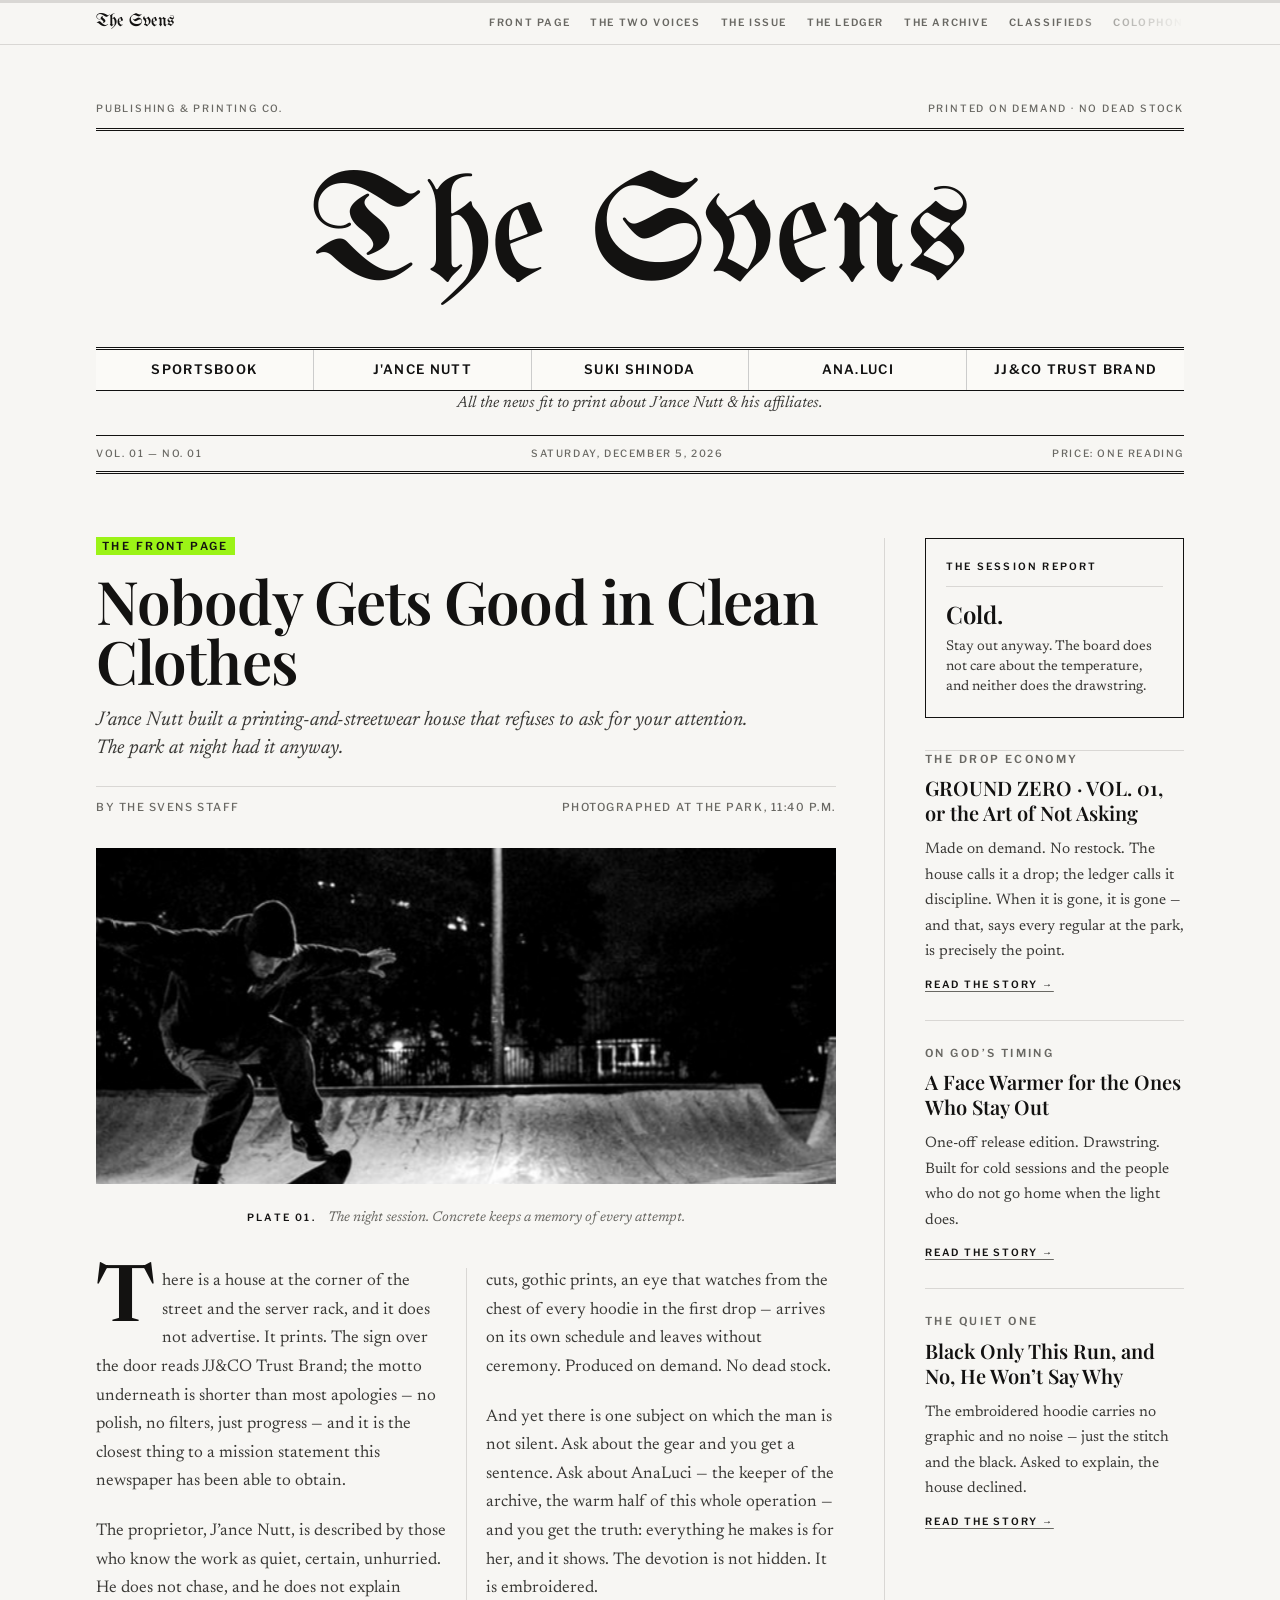
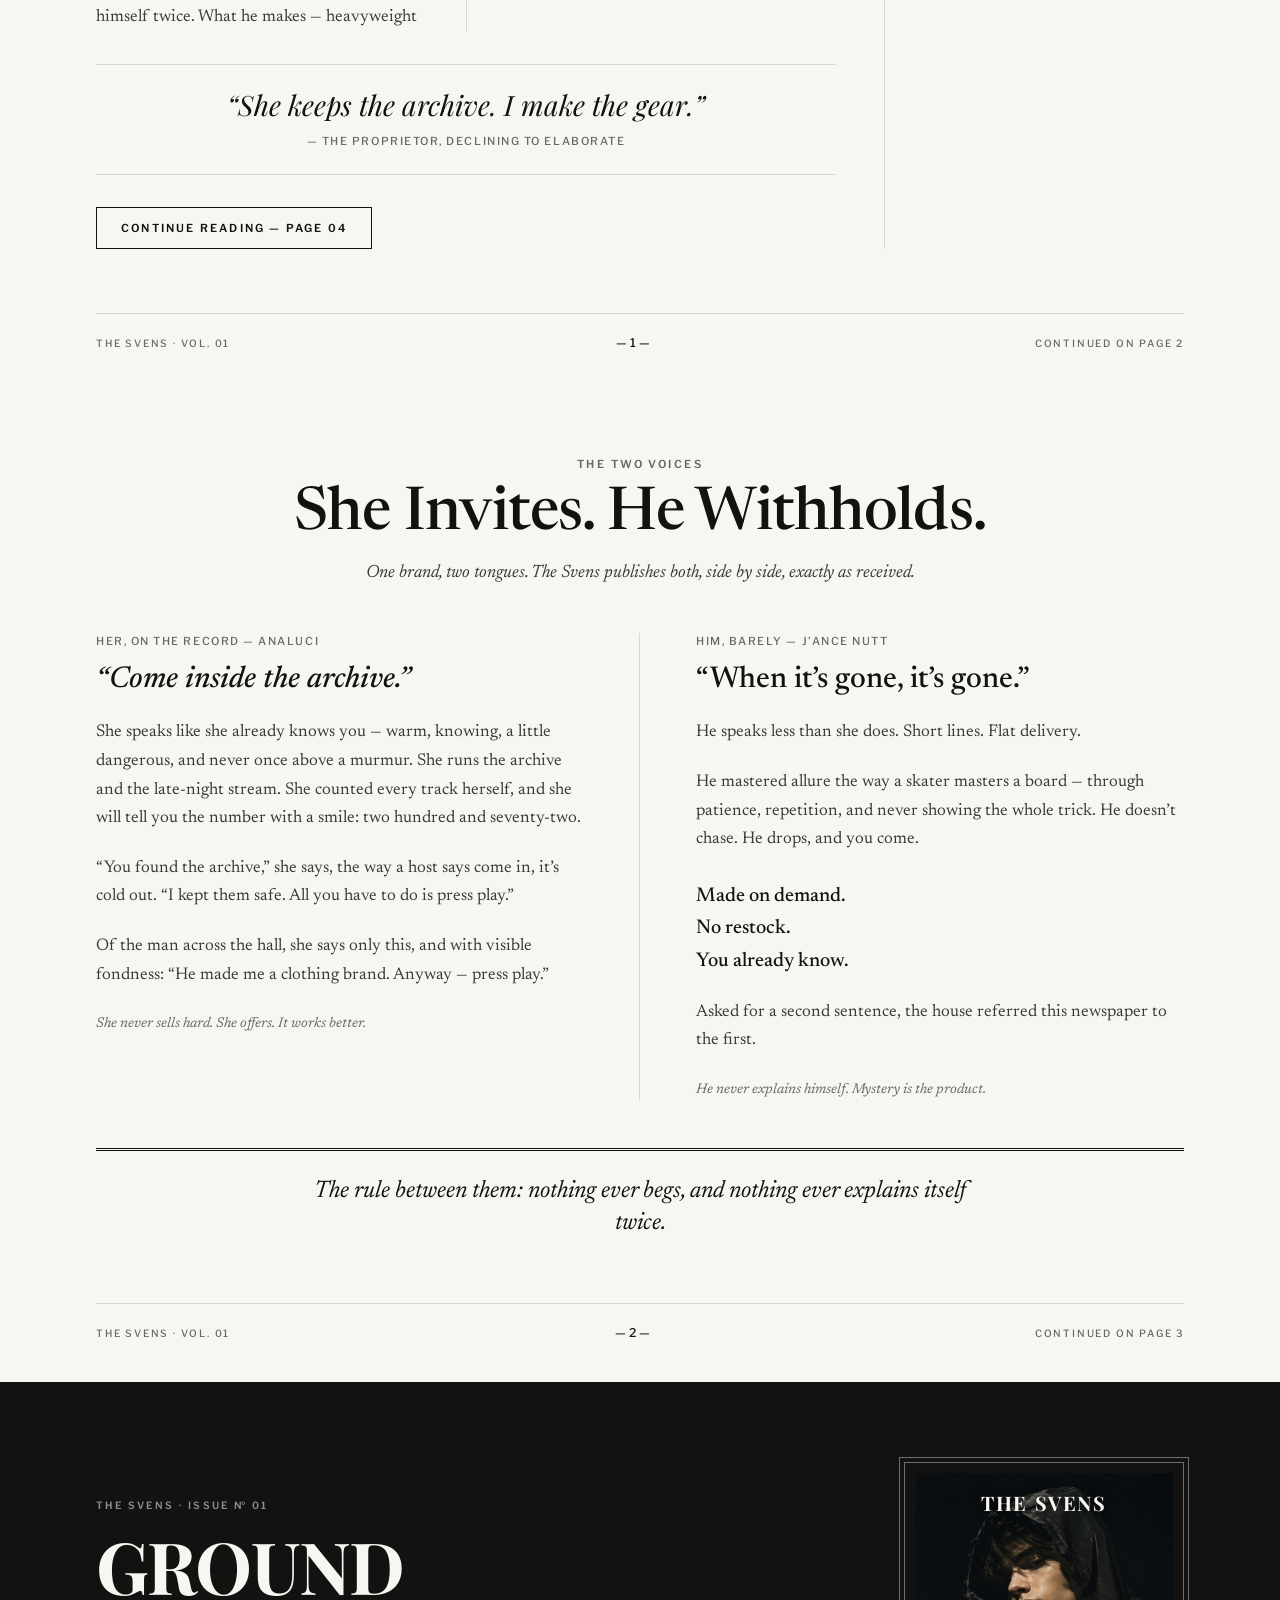
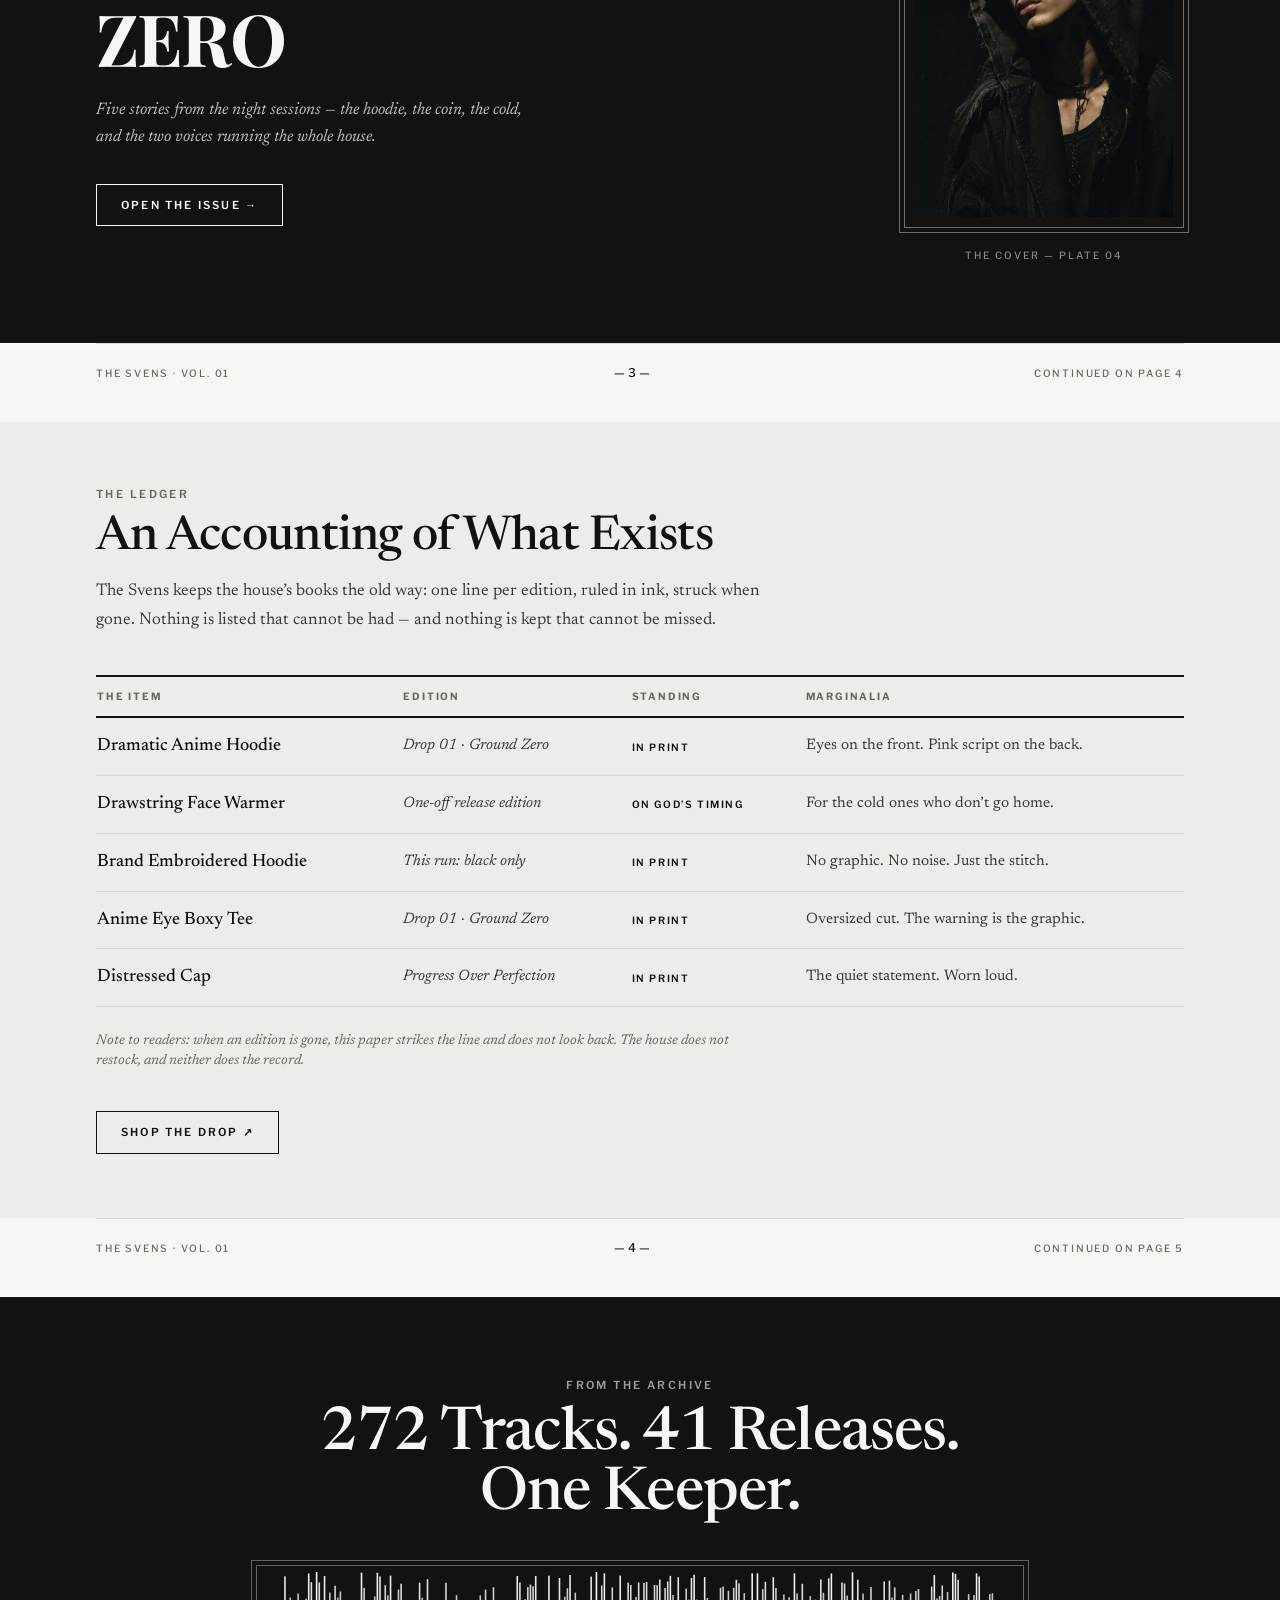
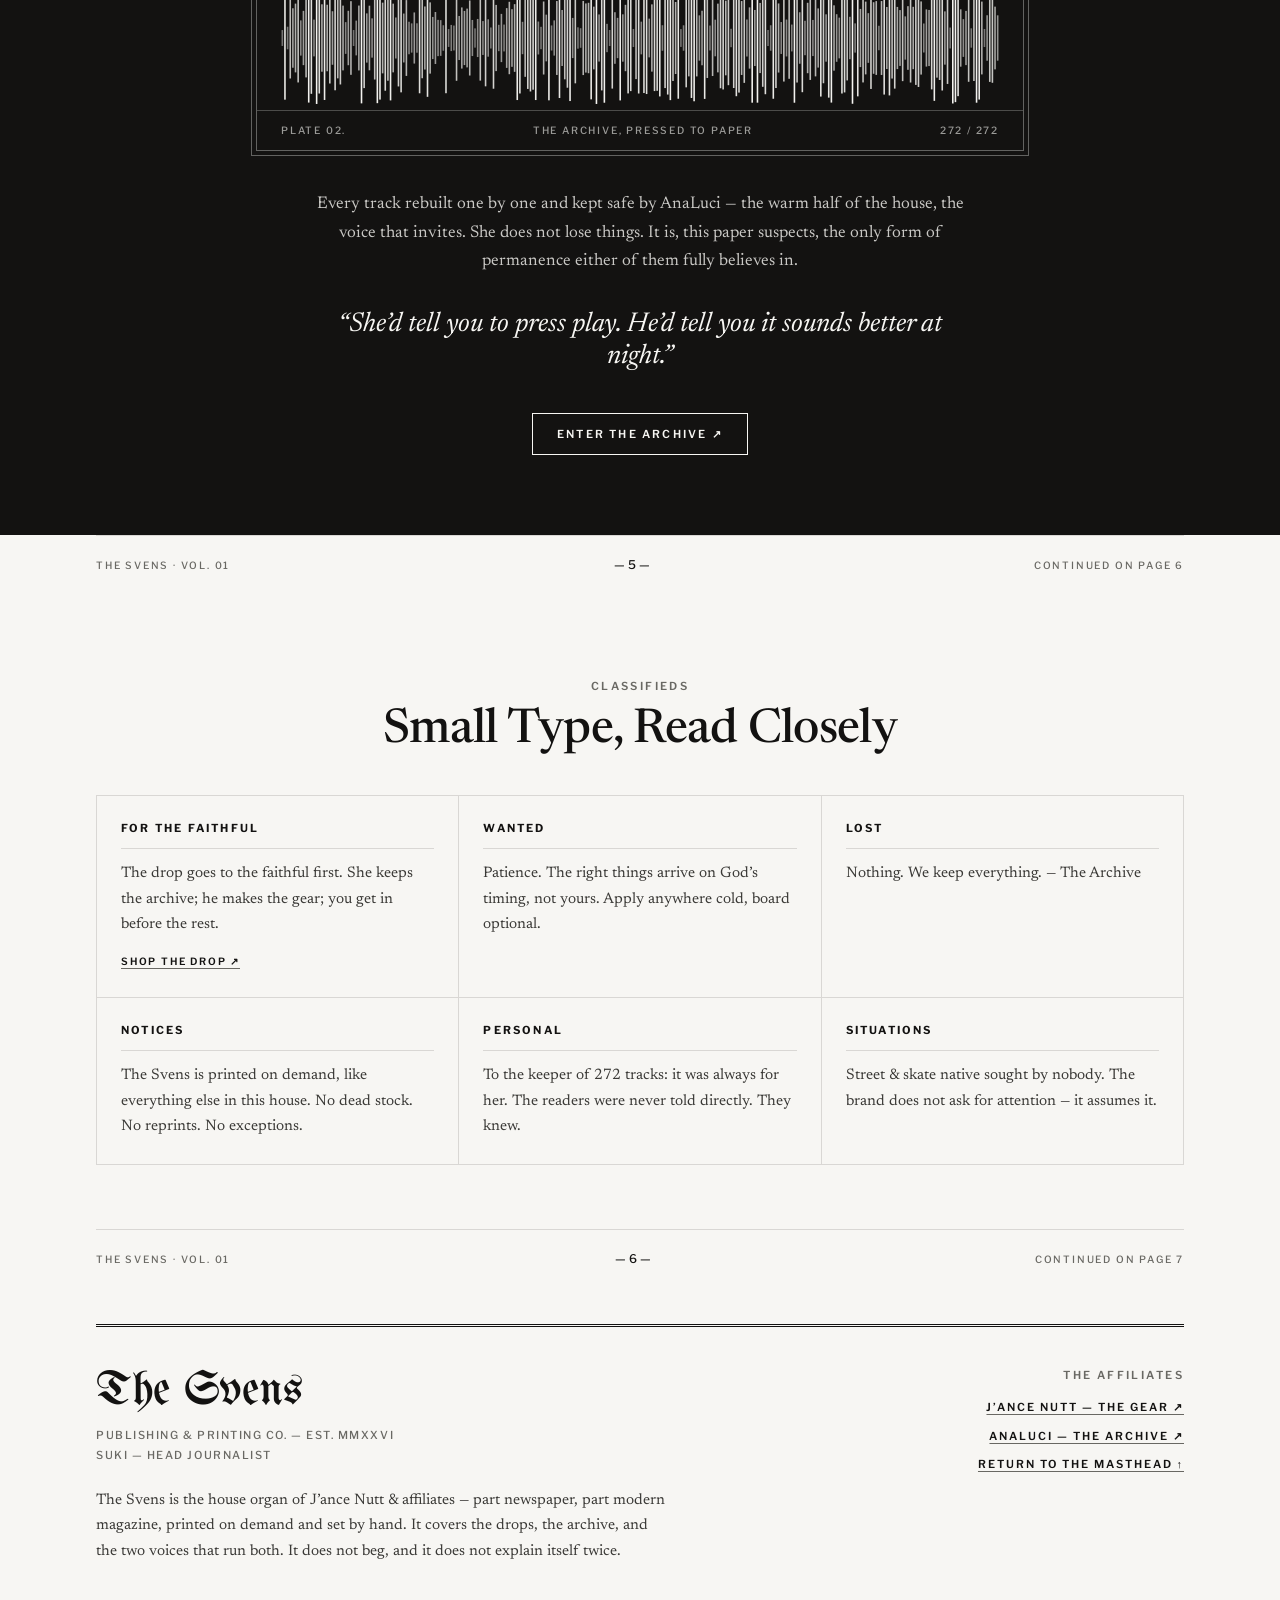
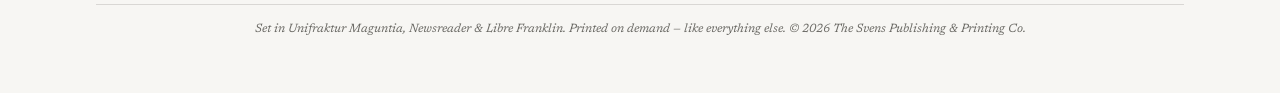
<file: index.html>
<!DOCTYPE html><html lang="en"><head>
    <meta charset="UTF-8"/>
    <script>if(window.location.protocol==="http:"&&window.location.hostname.indexOf("the7smag.com")!==-1){window.location.replace("https://"+window.location.host+window.location.pathname+window.location.search+window.location.hash);}</script>
    <meta name="viewport" content="width=device-width, initial-scale=1.0"/>
    <title>The Svens — Modern Magazine by J'ance Nutt | Stories, Sports, Music & Drops</title>
    <meta name="description" content="The Svens is the modern magazine of artist J'ance Nutt — stories, sports, essays and drops, filed by head journalist Suki Shinoda. Read the Ground Zero issue free, then step into the music at AnaLuci.app and the JJ&CO store. No polish. No filters. Just progress."/>
    <meta name="robots" content="index, follow"/>
    <link rel="canonical" href="https://the7smag.com/"/>
    <meta property="og:type" content="website"/>
    <meta property="og:site_name" content="The Svens"/>
    <meta property="og:title" content="The Svens — Modern Magazine by J'ance Nutt"/>
    <meta property="og:description" content="Stories, sports, essays and drops from the world of J'ance Nutt, filed by head journalist Suki Shinoda. Read the Ground Zero issue free. No polish. No filters. Just progress."/>
    <meta property="og:url" content="https://the7smag.com/"/>
    <meta property="og:image" content="https://the7smag.com/assets/cover-portrait.jpg"/>
    <meta name="twitter:card" content="summary_large_image"/>
    <meta name="twitter:title" content="The Svens — Modern Magazine by J'ance Nutt"/>
    <meta name="twitter:description" content="Stories, sports, essays and drops from the world of J'ance Nutt, filed by head journalist Suki Shinoda. Read the Ground Zero issue free. No polish. No filters. Just progress."/>
    <meta name="twitter:image" content="https://the7smag.com/assets/cover-portrait.jpg"/>
    <script type="application/ld+json">
    {
      "@context": "https://schema.org",
      "@graph": [
        {
          "@type": "Magazine",
          "@id": "https://the7smag.com/#magazine",
          "name": "The Svens",
          "alternateName": "The 7s Mag",
          "url": "https://the7smag.com/",
          "description": "The modern magazine of artist J'ance Nutt — stories, sports, essays and drops, filed by head journalist Suki Shinoda.",
          "inLanguage": "en",
          "publisher": { "@id": "https://the7smag.com/#jance-nutt" },
          "image": "https://the7smag.com/assets/cover-portrait.jpg"
        },
        {
          "@type": ["Person", "MusicGroup"],
          "@id": "https://the7smag.com/#jance-nutt",
          "name": "J'ance Nutt",
          "alternateName": ["jancenutt", "JANCENUTT", "Jance Nutt", "JAY.XYE", "JayNutt", "FknJance", "ZaddyXYE", "XYE"],
          "url": "https://jancenutt.com",
          "sameAs": [
            "https://jancenutt.com",
            "https://analuci.app",
            "https://soundcloud.com/jancenutt",
            "https://www.instagram.com/analuci.app/",
            "https://www.instagram.com/fknjancee/",
            "https://www.threads.net/@fknjancee",
            "https://www.tiktok.com/@.jancenutt"
          ]
        },
        {
          "@type": "WebSite",
          "@id": "https://the7smag.com/#website",
          "name": "The Svens",
          "url": "https://the7smag.com/",
          "publisher": { "@id": "https://the7smag.com/#jance-nutt" }
        }
      ]
    }
    </script>
    <link rel="icon" type="image/svg+xml" href="./favicon.svg"/>
    <link rel="preconnect" href="https://fonts.googleapis.com"/>
    <link rel="preconnect" href="https://fonts.gstatic.com" crossorigin=""/>
    <link href="https://fonts.googleapis.com/css2?family=UnifrakturMaguntia&amp;family=Playfair+Display:ital,wght@0,400..900;1,400..900&amp;family=Newsreader:ital,opsz,wght@0,6..72,300..800;1,6..72,300..800&amp;family=Libre+Franklin:ital,wght@0,300..800;1,300..800&amp;display=swap" rel="stylesheet"/>
    <script type="module" crossorigin="" src="./assets/index--Tfc5ELQ.js"></script>
    <script src="./assets/svens-nav.js" defer=""></script>
    <script src="./assets/svens-tabs.js" defer=""></script>
    <link rel="stylesheet" crossorigin="" href="./assets/index-Di1vQNld.css"/>
    <link rel="stylesheet" href="./assets/svens-masthead-fix.css"/>
  </head>
  <body>
    <div id="root"></div>


</body></html>
</file>
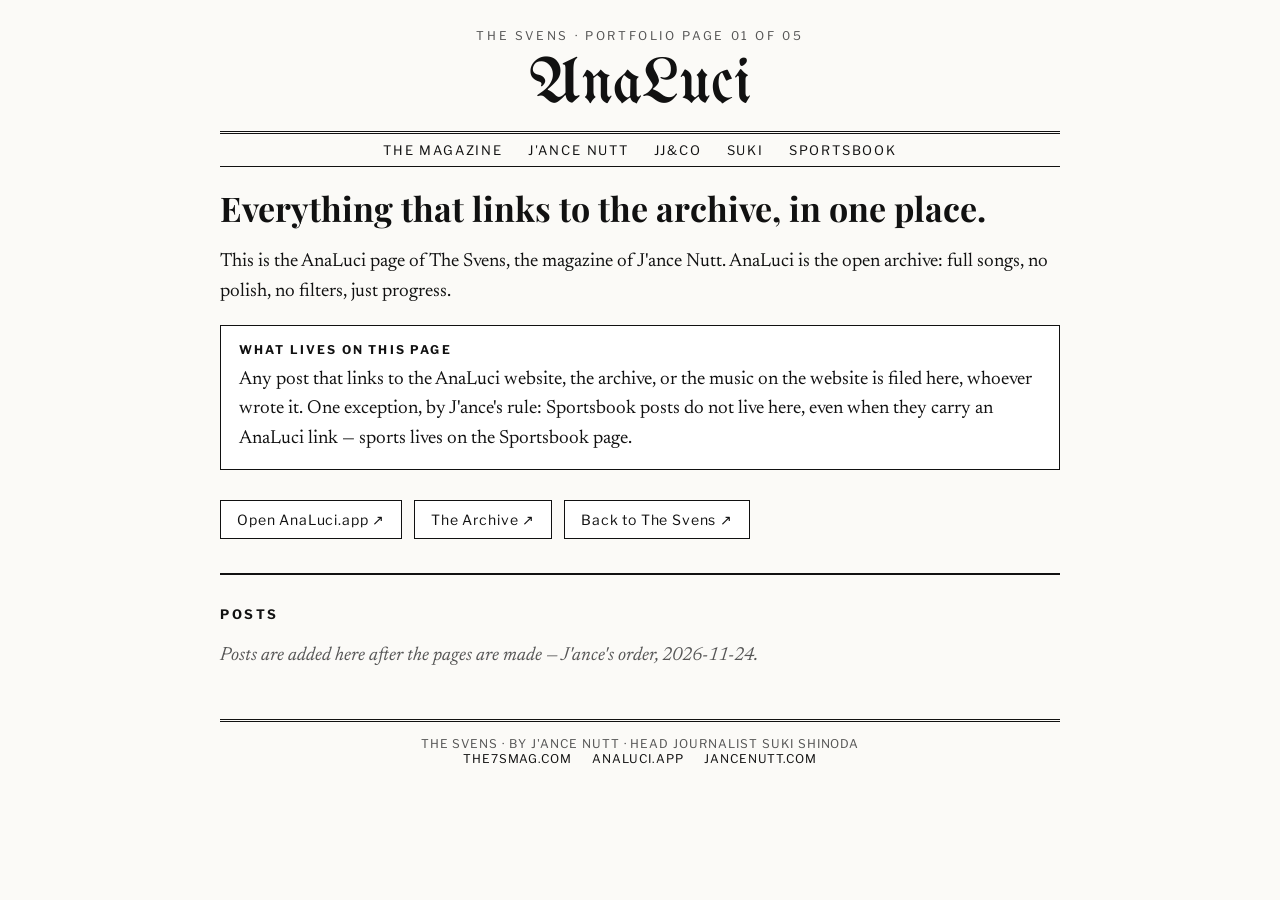
<file: analuci/index.html>
<!DOCTYPE html>
<html lang="en">
<head>
<meta charset="UTF-8"/>
<meta name="viewport" content="width=device-width, initial-scale=1.0"/>
<title>AnaLuci — The Svens Magazine by J'ance Nutt</title>
<meta name="description" content="The AnaLuci page of The Svens magazine by J'ance Nutt — every post that links to the AnaLuci website, the archive, or the music on the website. Sportsbook is the exception: sports posts live on the Sportsbook page."/>
<link rel="canonical" href="https://analuci.the7smag.com/"/>
<link rel="icon" type="image/svg+xml" href="https://the7smag.com/favicon.svg"/>
<link rel="preconnect" href="https://fonts.googleapis.com"/>
<link rel="preconnect" href="https://fonts.gstatic.com" crossorigin=""/>
<link href="https://fonts.googleapis.com/css2?family=UnifrakturMaguntia&family=Playfair+Display:ital,wght@0,400..900;1,400..900&family=Newsreader:ital,opsz,wght@0,6..72,300..800;1,6..72,300..800&family=Libre+Franklin:ital,wght@0,300..800;1,300..800&display=swap" rel="stylesheet"/>
<style>
  :root{ --ink:#111; --paper:#fbfaf7; --rule:#111; --muted:#555; }
  *{ box-sizing:border-box; }
  body{ margin:0; background:var(--paper); color:var(--ink); font-family:"Newsreader", Georgia, serif; }
  .wrap{ max-width:880px; margin:0 auto; padding:28px 20px 56px; }
  .kicker{ font-family:"Libre Franklin", sans-serif; font-size:12px; letter-spacing:.22em; text-transform:uppercase; text-align:center; color:var(--muted); }
  h1.masthead{ font-family:"UnifrakturMaguntia", serif; font-weight:400; text-align:center; font-size:64px; line-height:1; margin:10px 0 4px; }
  .sub{ text-align:center; font-family:"Libre Franklin", sans-serif; font-size:13px; letter-spacing:.14em; text-transform:uppercase; border-top:3px double var(--rule); border-bottom:1px solid var(--rule); padding:8px 0; margin:14px 0 22px; }
  .sub a{ color:var(--ink); text-decoration:none; margin:0 10px; }
  .sub a:hover{ text-decoration:underline; }
  h2{ font-family:"Playfair Display", serif; font-size:34px; line-height:1.15; margin:18px 0 10px; }
  p{ font-size:19px; line-height:1.55; }
  .rule-note{ border:1px solid var(--rule); padding:16px 18px; background:#fff; }
  .rule-note strong{ font-family:"Libre Franklin", sans-serif; font-size:12px; letter-spacing:.18em; text-transform:uppercase; display:block; margin-bottom:8px; }
  .posts{ margin-top:34px; border-top:2px solid var(--rule); padding-top:18px; }
  .posts h3{ font-family:"Libre Franklin", sans-serif; font-size:13px; letter-spacing:.2em; text-transform:uppercase; }
  .empty{ color:var(--muted); font-style:italic; }
  .cta{ margin-top:30px; display:flex; gap:12px; flex-wrap:wrap; }
  .cta a{ font-family:"Libre Franklin", sans-serif; font-size:14px; letter-spacing:.06em; border:1.5px solid var(--rule); padding:10px 16px; color:var(--ink); text-decoration:none; background:#fff; }
  .cta a:hover{ background:var(--ink); color:#fff; }
  footer{ margin-top:48px; border-top:3px double var(--rule); padding-top:14px; font-family:"Libre Franklin", sans-serif; font-size:12px; letter-spacing:.08em; text-transform:uppercase; color:var(--muted); text-align:center; }
  footer a{ color:var(--ink); text-decoration:none; margin:0 8px; }
  @media (max-width:640px){ h1.masthead{ font-size:44px; } h2{ font-size:27px; } p{ font-size:17px; } }

</style>
</head>
<body>
  <div class="wrap">
    <div class="kicker">The Svens &middot; Portfolio Page 01 of 05</div>
    <h1 class="masthead">AnaLuci</h1>
    <nav class="sub">
      <a href="https://the7smag.com/">The Magazine</a>
      <a href="../jancenutt/">J'ance Nutt</a>
      <a href="../jjncotrustbrand/">JJ&amp;CO</a>
      <a href="../suki/">Suki</a>
      <a href="../sportsbook/">Sportsbook</a>
    </nav>

    <h2>Everything that links to the archive, in one place.</h2>
    <p>This is the AnaLuci page of The Svens, the magazine of J'ance Nutt. AnaLuci is the open archive: full songs, no polish, no filters, just progress.</p>

    <div class="rule-note">
      <strong>What lives on this page</strong>
      <p style="margin:0;">Any post that links to the AnaLuci website, the archive, or the music on the website is filed here, whoever wrote it. One exception, by J'ance's rule: Sportsbook posts do not live here, even when they carry an AnaLuci link — sports lives on the Sportsbook page.</p>
    </div>

    <div class="cta">
      <a href="https://analuci.app">Open AnaLuci.app &#8599;</a>
      <a href="https://analuci.app/archive">The Archive &#8599;</a>
      <a href="https://the7smag.com/">Back to The Svens &#8599;</a>
    </div>

    <section class="posts">
      <h3>Posts</h3>
      <p class="empty">Posts are added here after the pages are made — J'ance's order, 2026-11-24.</p>
      <!-- POSTS: added after all five pages are made. Each post here must link to analuci.app (website / archive / music). Sportsbook posts are excluded. -->
    </section>

    <footer>
      The Svens &middot; By J'ance Nutt &middot; Head journalist Suki Shinoda<br/>
      <a href="https://the7smag.com/">the7smag.com</a>
      <a href="https://analuci.app">analuci.app</a>
      <a href="https://jancenutt.com">jancenutt.com</a>
    </footer>
  </div>

  
</body>
</html>
</file>
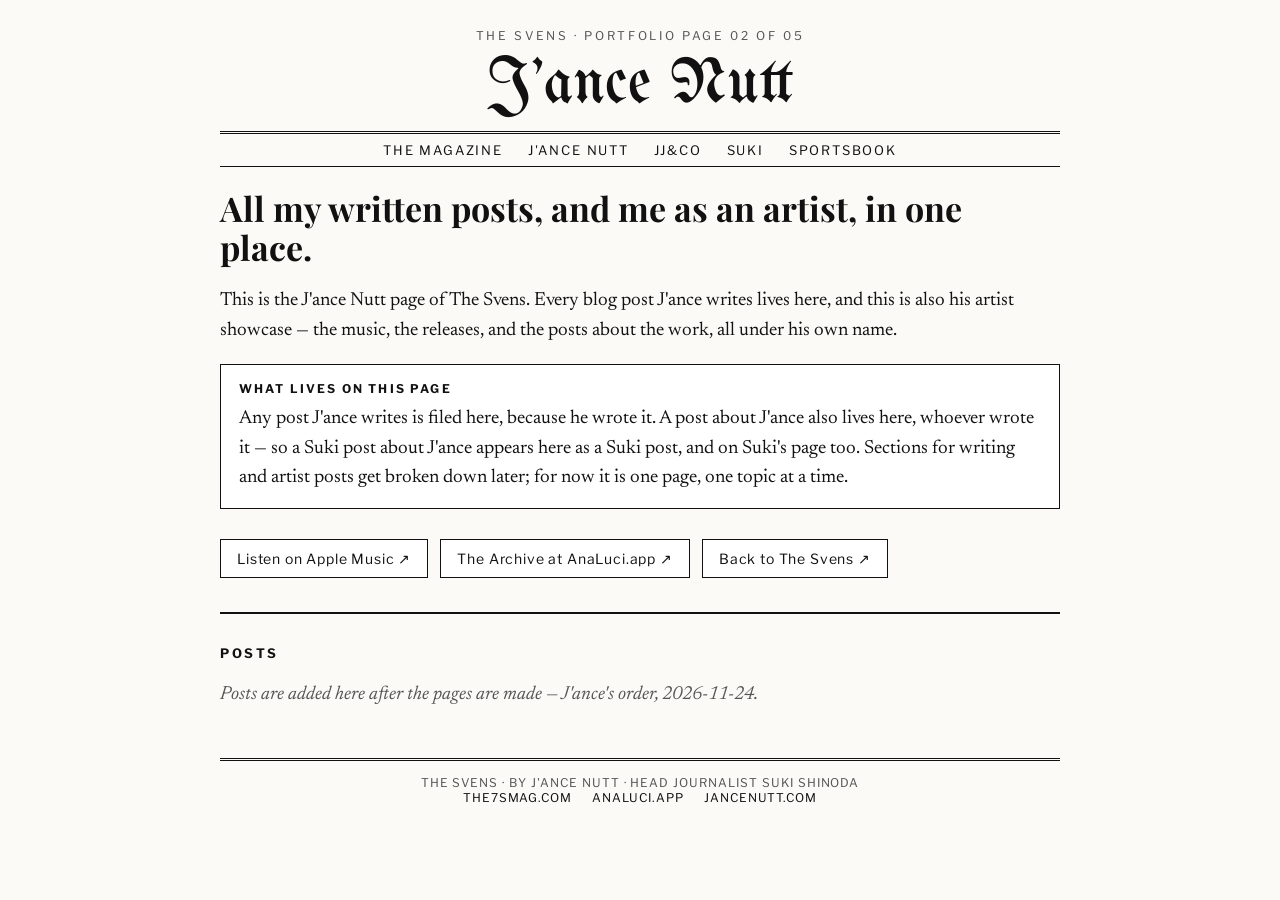
<file: jancenutt/index.html>
<!DOCTYPE html>
<html lang="en">
<head>
<meta charset="UTF-8"/>
<meta name="viewport" content="width=device-width, initial-scale=1.0"/>
<title>J'ance Nutt — The Svens Magazine</title>
<meta name="description" content="The J'ance Nutt page of The Svens magazine — the portfolio for all of J'ance Nutt's written blog posts, and his artist showcase as J'ance Nutt, in one page."/>
<link rel="canonical" href="https://jancenutt.the7smag.com/"/>
<link rel="icon" type="image/svg+xml" href="https://the7smag.com/favicon.svg"/>
<link rel="preconnect" href="https://fonts.googleapis.com"/>
<link rel="preconnect" href="https://fonts.gstatic.com" crossorigin=""/>
<link href="https://fonts.googleapis.com/css2?family=UnifrakturMaguntia&family=Playfair+Display:ital,wght@0,400..900;1,400..900&family=Newsreader:ital,opsz,wght@0,6..72,300..800;1,6..72,300..800&family=Libre+Franklin:ital,wght@0,300..800;1,300..800&display=swap" rel="stylesheet"/>
<style>
  :root{ --ink:#111; --paper:#fbfaf7; --rule:#111; --muted:#555; }
  *{ box-sizing:border-box; }
  body{ margin:0; background:var(--paper); color:var(--ink); font-family:"Newsreader", Georgia, serif; }
  .wrap{ max-width:880px; margin:0 auto; padding:28px 20px 56px; }
  .kicker{ font-family:"Libre Franklin", sans-serif; font-size:12px; letter-spacing:.22em; text-transform:uppercase; text-align:center; color:var(--muted); }
  h1.masthead{ font-family:"UnifrakturMaguntia", serif; font-weight:400; text-align:center; font-size:64px; line-height:1; margin:10px 0 4px; }
  .sub{ text-align:center; font-family:"Libre Franklin", sans-serif; font-size:13px; letter-spacing:.14em; text-transform:uppercase; border-top:3px double var(--rule); border-bottom:1px solid var(--rule); padding:8px 0; margin:14px 0 22px; }
  .sub a{ color:var(--ink); text-decoration:none; margin:0 10px; }
  .sub a:hover{ text-decoration:underline; }
  h2{ font-family:"Playfair Display", serif; font-size:34px; line-height:1.15; margin:18px 0 10px; }
  p{ font-size:19px; line-height:1.55; }
  .rule-note{ border:1px solid var(--rule); padding:16px 18px; background:#fff; }
  .rule-note strong{ font-family:"Libre Franklin", sans-serif; font-size:12px; letter-spacing:.18em; text-transform:uppercase; display:block; margin-bottom:8px; }
  .posts{ margin-top:34px; border-top:2px solid var(--rule); padding-top:18px; }
  .posts h3{ font-family:"Libre Franklin", sans-serif; font-size:13px; letter-spacing:.2em; text-transform:uppercase; }
  .empty{ color:var(--muted); font-style:italic; }
  .cta{ margin-top:30px; display:flex; gap:12px; flex-wrap:wrap; }
  .cta a{ font-family:"Libre Franklin", sans-serif; font-size:14px; letter-spacing:.06em; border:1.5px solid var(--rule); padding:10px 16px; color:var(--ink); text-decoration:none; background:#fff; }
  .cta a:hover{ background:var(--ink); color:#fff; }
  footer{ margin-top:48px; border-top:3px double var(--rule); padding-top:14px; font-family:"Libre Franklin", sans-serif; font-size:12px; letter-spacing:.08em; text-transform:uppercase; color:var(--muted); text-align:center; }
  footer a{ color:var(--ink); text-decoration:none; margin:0 8px; }
  @media (max-width:640px){ h1.masthead{ font-size:44px; } h2{ font-size:27px; } p{ font-size:17px; } }

</style>
</head>
<body>
  <div class="wrap">
    <div class="kicker">The Svens &middot; Portfolio Page 02 of 05</div>
    <h1 class="masthead">J'ance Nutt</h1>
    <nav class="sub">
      <a href="https://the7smag.com/">The Magazine</a>
      <a href="./">J'ance Nutt</a>
      <a href="../jjncotrustbrand/">JJ&amp;CO</a>
      <a href="../suki/">Suki</a>
      <a href="../sportsbook/">Sportsbook</a>
    </nav>

    <h2>All my written posts, and me as an artist, in one place.</h2>
    <p>This is the J'ance Nutt page of The Svens. Every blog post J'ance writes lives here, and this is also his artist showcase — the music, the releases, and the posts about the work, all under his own name.</p>

    <div class="rule-note">
      <strong>What lives on this page</strong>
      <p style="margin:0;">Any post J'ance writes is filed here, because he wrote it. A post about J'ance also lives here, whoever wrote it — so a Suki post about J'ance appears here as a Suki post, and on Suki's page too. Sections for writing and artist posts get broken down later; for now it is one page, one topic at a time.</p>
    </div>

    <div class="cta">
      <a href="https://music.apple.com/us/playlist/jance-nutt/pl.u-BNA6vvNTeKXyBYE">Listen on Apple Music &#8599;</a>
      <a href="https://analuci.app">The Archive at AnaLuci.app &#8599;</a>
      <a href="https://the7smag.com/">Back to The Svens &#8599;</a>
    </div>

    <section class="posts">
      <h3>Posts</h3>
      <p class="empty">Posts are added here after the pages are made — J'ance's order, 2026-11-24.</p>
      <!-- POSTS: added after all five pages are made. Each post here must link to analuci.app (website / archive / music). Sportsbook posts are excluded. -->
    </section>

    <footer>
      The Svens &middot; By J'ance Nutt &middot; Head journalist Suki Shinoda<br/>
      <a href="https://the7smag.com/">the7smag.com</a>
      <a href="https://analuci.app">analuci.app</a>
      <a href="https://jancenutt.com">jancenutt.com</a>
    </footer>
  </div>

  
</body>
</html>
</file>
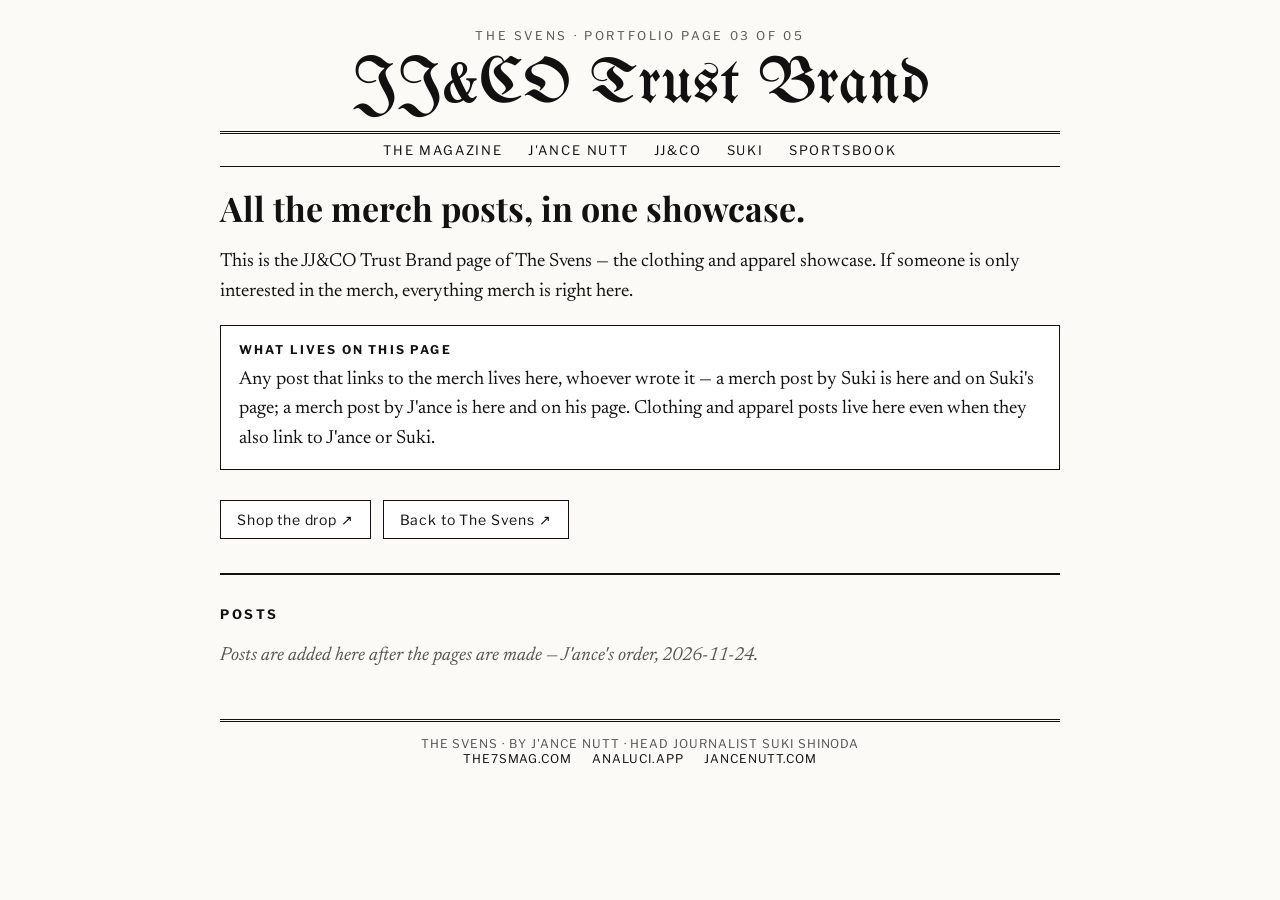
<file: jjncotrustbrand/index.html>
<!DOCTYPE html>
<html lang="en">
<head>
<meta charset="UTF-8"/>
<meta name="viewport" content="width=device-width, initial-scale=1.0"/>
<title>JJ&CO Trust Brand — The Svens Magazine by J'ance Nutt</title>
<meta name="description" content="The merch page of The Svens magazine by J'ance Nutt — every post that links to the merch, the clothing and apparel posts, in one showcase."/>
<link rel="canonical" href="https://jjncotrustbrand.the7smag.com/"/>
<link rel="icon" type="image/svg+xml" href="https://the7smag.com/favicon.svg"/>
<link rel="preconnect" href="https://fonts.googleapis.com"/>
<link rel="preconnect" href="https://fonts.gstatic.com" crossorigin=""/>
<link href="https://fonts.googleapis.com/css2?family=UnifrakturMaguntia&family=Playfair+Display:ital,wght@0,400..900;1,400..900&family=Newsreader:ital,opsz,wght@0,6..72,300..800;1,6..72,300..800&family=Libre+Franklin:ital,wght@0,300..800;1,300..800&display=swap" rel="stylesheet"/>
<style>
  :root{ --ink:#111; --paper:#fbfaf7; --rule:#111; --muted:#555; }
  *{ box-sizing:border-box; }
  body{ margin:0; background:var(--paper); color:var(--ink); font-family:"Newsreader", Georgia, serif; }
  .wrap{ max-width:880px; margin:0 auto; padding:28px 20px 56px; }
  .kicker{ font-family:"Libre Franklin", sans-serif; font-size:12px; letter-spacing:.22em; text-transform:uppercase; text-align:center; color:var(--muted); }
  h1.masthead{ font-family:"UnifrakturMaguntia", serif; font-weight:400; text-align:center; font-size:64px; line-height:1; margin:10px 0 4px; }
  .sub{ text-align:center; font-family:"Libre Franklin", sans-serif; font-size:13px; letter-spacing:.14em; text-transform:uppercase; border-top:3px double var(--rule); border-bottom:1px solid var(--rule); padding:8px 0; margin:14px 0 22px; }
  .sub a{ color:var(--ink); text-decoration:none; margin:0 10px; }
  .sub a:hover{ text-decoration:underline; }
  h2{ font-family:"Playfair Display", serif; font-size:34px; line-height:1.15; margin:18px 0 10px; }
  p{ font-size:19px; line-height:1.55; }
  .rule-note{ border:1px solid var(--rule); padding:16px 18px; background:#fff; }
  .rule-note strong{ font-family:"Libre Franklin", sans-serif; font-size:12px; letter-spacing:.18em; text-transform:uppercase; display:block; margin-bottom:8px; }
  .posts{ margin-top:34px; border-top:2px solid var(--rule); padding-top:18px; }
  .posts h3{ font-family:"Libre Franklin", sans-serif; font-size:13px; letter-spacing:.2em; text-transform:uppercase; }
  .empty{ color:var(--muted); font-style:italic; }
  .cta{ margin-top:30px; display:flex; gap:12px; flex-wrap:wrap; }
  .cta a{ font-family:"Libre Franklin", sans-serif; font-size:14px; letter-spacing:.06em; border:1.5px solid var(--rule); padding:10px 16px; color:var(--ink); text-decoration:none; background:#fff; }
  .cta a:hover{ background:var(--ink); color:#fff; }
  footer{ margin-top:48px; border-top:3px double var(--rule); padding-top:14px; font-family:"Libre Franklin", sans-serif; font-size:12px; letter-spacing:.08em; text-transform:uppercase; color:var(--muted); text-align:center; }
  footer a{ color:var(--ink); text-decoration:none; margin:0 8px; }
  @media (max-width:640px){ h1.masthead{ font-size:44px; } h2{ font-size:27px; } p{ font-size:17px; } }

</style>
</head>
<body>
  <div class="wrap">
    <div class="kicker">The Svens &middot; Portfolio Page 03 of 05</div>
    <h1 class="masthead">JJ&amp;CO Trust Brand</h1>
    <nav class="sub">
      <a href="https://the7smag.com/">The Magazine</a>
      <a href="../jancenutt/">J'ance Nutt</a>
      <a href="./">JJ&amp;CO</a>
      <a href="../suki/">Suki</a>
      <a href="../sportsbook/">Sportsbook</a>
    </nav>

    <h2>All the merch posts, in one showcase.</h2>
    <p>This is the JJ&amp;CO Trust Brand page of The Svens — the clothing and apparel showcase. If someone is only interested in the merch, everything merch is right here.</p>

    <div class="rule-note">
      <strong>What lives on this page</strong>
      <p style="margin:0;">Any post that links to the merch lives here, whoever wrote it — a merch post by Suki is here and on Suki's page; a merch post by J'ance is here and on his page. Clothing and apparel posts live here even when they also link to J'ance or Suki.</p>
    </div>

    <div class="cta">
      <a href="https://jancenutt.com">Shop the drop &#8599;</a>
      <a href="https://the7smag.com/">Back to The Svens &#8599;</a>
    </div>

    <section class="posts">
      <h3>Posts</h3>
      <p class="empty">Posts are added here after the pages are made — J'ance's order, 2026-11-24.</p>
      <!-- POSTS: added after all five pages are made. Each post here must link to analuci.app (website / archive / music). Sportsbook posts are excluded. -->
    </section>

    <footer>
      The Svens &middot; By J'ance Nutt &middot; Head journalist Suki Shinoda<br/>
      <a href="https://the7smag.com/">the7smag.com</a>
      <a href="https://analuci.app">analuci.app</a>
      <a href="https://jancenutt.com">jancenutt.com</a>
    </footer>
  </div>

  
</body>
</html>
</file>
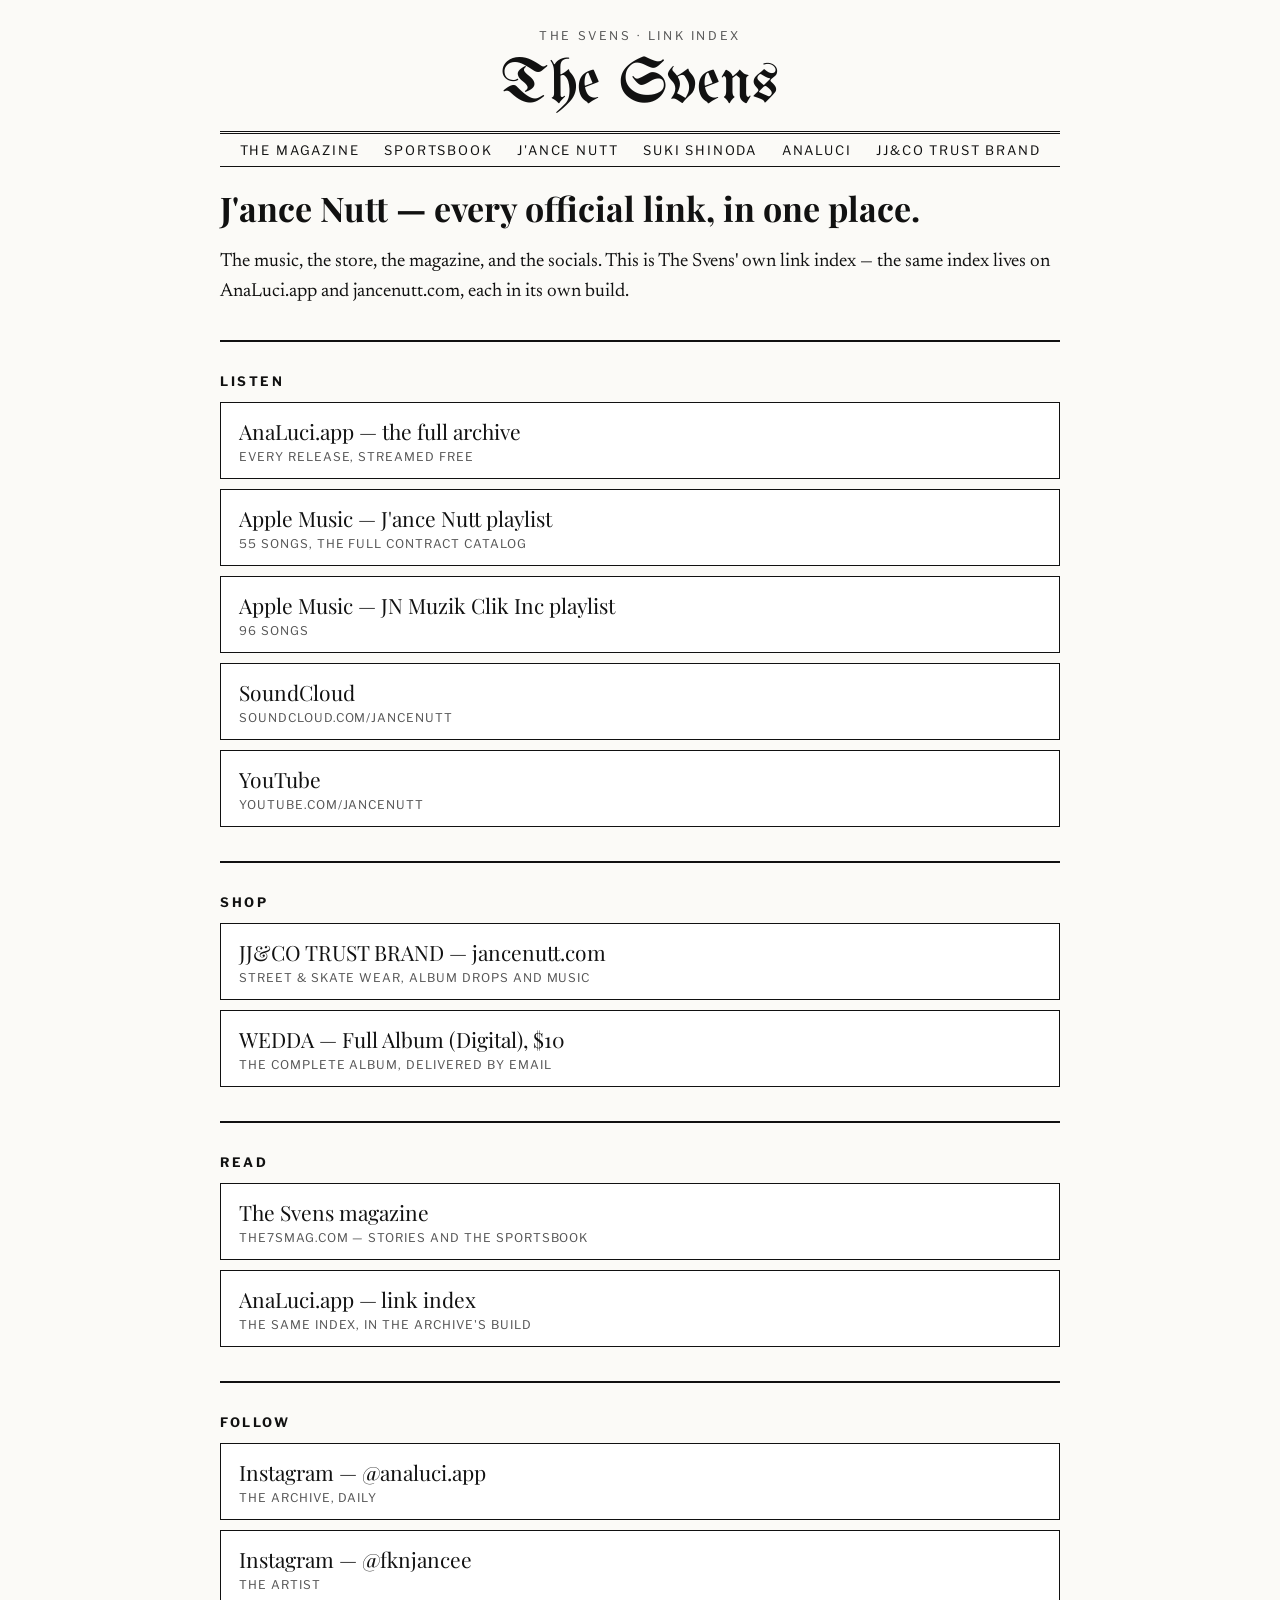
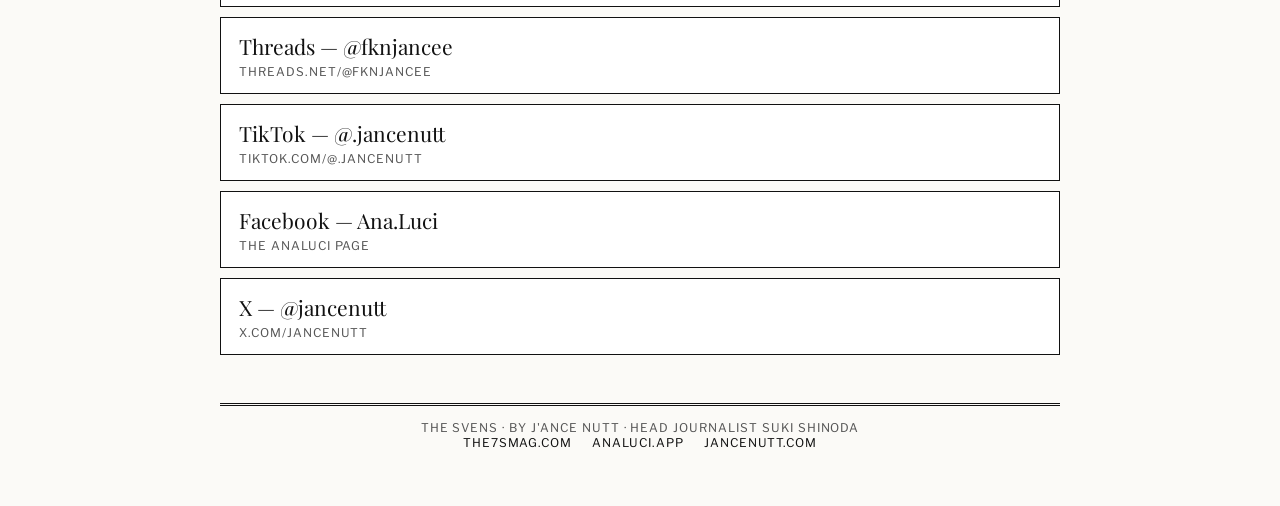
<file: links/index.html>
<!DOCTYPE html>
<html lang="en">
<head>
<meta charset="UTF-8"/>
<meta name="viewport" content="width=device-width, initial-scale=1.0"/>
<title>All Links — J'ance Nutt | The Svens Magazine</title>
<meta name="description" content="Every official link for J'ance Nutt in one place, on The Svens magazine: the AnaLuci.app archive, the Apple Music playlists, SoundCloud, YouTube, the JJ&CO TRUST BRAND store, and his socials."/>
<link rel="canonical" href="https://the7smag.com/links/"/>
<link rel="icon" type="image/svg+xml" href="https://the7smag.com/favicon.svg"/>
<link rel="preconnect" href="https://fonts.googleapis.com"/>
<link rel="preconnect" href="https://fonts.gstatic.com" crossorigin=""/>
<link href="https://fonts.googleapis.com/css2?family=UnifrakturMaguntia&family=Playfair+Display:ital,wght@0,400..900;1,400..900&family=Newsreader:ital,opsz,wght@0,6..72,300..800;1,6..72,300..800&family=Libre+Franklin:ital,wght@0,300..800;1,300..800&display=swap" rel="stylesheet"/>
<script type="application/ld+json">
{
  "@context": "https://schema.org",
  "@graph": [
    {
      "@type": "ProfilePage",
      "@id": "https://the7smag.com/links/#page",
      "url": "https://the7smag.com/links/",
      "name": "All Links — J'ance Nutt",
      "mainEntity": { "@id": "https://the7smag.com/#jance-nutt" }
    },
    {
      "@type": ["Person", "MusicGroup"],
      "@id": "https://the7smag.com/#jance-nutt",
      "name": "J'ance Nutt",
      "alternateName": ["jancenutt", "JANCENUTT", "Jance Nutt", "JAY.XYE", "JayNutt", "FknJance", "ZaddyXYE", "XYE"],
      "url": "https://jancenutt.com",
      "sameAs": [
        "https://jancenutt.com",
        "https://analuci.app",
        "https://analuci.app/links",
        "https://soundcloud.com/jancenutt",
        "https://www.youtube.com/jancenutt",
        "https://x.com/jancenutt",
        "https://www.instagram.com/analuci.app/",
        "https://www.instagram.com/fknjancee/",
        "https://www.threads.net/@fknjancee",
        "https://www.tiktok.com/@.jancenutt",
        "https://www.facebook.com/profile.php?id=61588059278192"
      ]
    }
  ]
}
</script>
<style>
  :root{ --ink:#111; --paper:#fbfaf7; --rule:#111; --muted:#555; }
  *{ box-sizing:border-box; }
  body{ margin:0; background:var(--paper); color:var(--ink); font-family:"Newsreader", Georgia, serif; }
  .wrap{ max-width:880px; margin:0 auto; padding:28px 20px 56px; }
  .kicker{ font-family:"Libre Franklin", sans-serif; font-size:12px; letter-spacing:.22em; text-transform:uppercase; text-align:center; color:var(--muted); }
  h1.masthead{ font-family:"UnifrakturMaguntia", serif; font-weight:400; text-align:center; font-size:64px; line-height:1; margin:10px 0 4px; }
  .sub{ text-align:center; font-family:"Libre Franklin", sans-serif; font-size:13px; letter-spacing:.14em; text-transform:uppercase; border-top:3px double var(--rule); border-bottom:1px solid var(--rule); padding:8px 0; margin:14px 0 22px; }
  .sub a{ color:var(--ink); text-decoration:none; margin:0 10px; }
  .sub a:hover{ text-decoration:underline; }
  h2{ font-family:"Playfair Display", serif; font-size:34px; line-height:1.15; margin:18px 0 10px; }
  p{ font-size:19px; line-height:1.55; }
  .group{ margin-top:34px; border-top:2px solid var(--rule); padding-top:18px; }
  .group h3{ font-family:"Libre Franklin", sans-serif; font-size:13px; letter-spacing:.2em; text-transform:uppercase; }
  .linkrow{ display:block; border:1px solid var(--rule); background:#fff; padding:14px 18px; margin:10px 0; color:var(--ink); text-decoration:none; }
  .linkrow:hover{ background:var(--ink); color:#fff; }
  .linkrow .t{ font-family:"Playfair Display", serif; font-size:21px; display:block; }
  .linkrow .n{ font-family:"Libre Franklin", sans-serif; font-size:12px; letter-spacing:.08em; text-transform:uppercase; color:var(--muted); display:block; margin-top:4px; }
  .linkrow:hover .n{ color:#ddd; }
  footer{ margin-top:48px; border-top:3px double var(--rule); padding-top:14px; font-family:"Libre Franklin", sans-serif; font-size:12px; letter-spacing:.08em; text-transform:uppercase; color:var(--muted); text-align:center; }
  footer a{ color:var(--ink); text-decoration:none; margin:0 8px; }
  @media (max-width:640px){ h1.masthead{ font-size:44px; } h2{ font-size:27px; } p{ font-size:17px; } }
</style>
</head>
<body>
  <div class="wrap">
    <div class="kicker">The Svens &middot; Link Index</div>
    <h1 class="masthead">The Svens</h1>
    <nav class="sub">
      <a href="https://the7smag.com/">The Magazine</a>
      <a href="../sportsbook/">Sportsbook</a>
      <a href="../jancenutt/">J'ance Nutt</a>
      <a href="../suki/">Suki Shinoda</a>
      <a href="../analuci/">AnaLuci</a>
      <a href="../jjncotrustbrand/">JJ&amp;CO Trust Brand</a>
    </nav>

    <h2>J'ance Nutt — every official link, in one place.</h2>
    <p>The music, the store, the magazine, and the socials. This is The Svens' own link index — the same index lives on AnaLuci.app and jancenutt.com, each in its own build.</p>

    <section class="group">
      <h3>Listen</h3>
      <a class="linkrow" href="https://analuci.app/archive"><span class="t">AnaLuci.app — the full archive</span><span class="n">Every release, streamed free</span></a>
      <a class="linkrow" href="https://music.apple.com/us/playlist/jance-nutt/pl.u-BNA6vvNTeKXyBYE"><span class="t">Apple Music — J'ance Nutt playlist</span><span class="n">55 songs, the full contract catalog</span></a>
      <a class="linkrow" href="https://music.apple.com/us/playlist/jn-muzik-clik-inc/pl.u-6mo41G4i87kpM4e"><span class="t">Apple Music — JN Muzik Clik Inc playlist</span><span class="n">96 songs</span></a>
      <a class="linkrow" href="https://soundcloud.com/jancenutt"><span class="t">SoundCloud</span><span class="n">soundcloud.com/jancenutt</span></a>
      <a class="linkrow" href="https://www.youtube.com/jancenutt"><span class="t">YouTube</span><span class="n">youtube.com/jancenutt</span></a>
    </section>

    <section class="group">
      <h3>Shop</h3>
      <a class="linkrow" href="https://jancenutt.com"><span class="t">JJ&amp;CO TRUST BRAND — jancenutt.com</span><span class="n">Street &amp; skate wear, album drops and music</span></a>
      <a class="linkrow" href="https://jancenutt.com/shop"><span class="t">WEDDA — Full Album (Digital), $10</span><span class="n">The complete album, delivered by email</span></a>
    </section>

    <section class="group">
      <h3>Read</h3>
      <a class="linkrow" href="https://the7smag.com/"><span class="t">The Svens magazine</span><span class="n">the7smag.com — stories and the Sportsbook</span></a>
      <a class="linkrow" href="https://analuci.app/links"><span class="t">AnaLuci.app — link index</span><span class="n">The same index, in the archive's build</span></a>
    </section>

    <section class="group">
      <h3>Follow</h3>
      <a class="linkrow" href="https://www.instagram.com/analuci.app/"><span class="t">Instagram — @analuci.app</span><span class="n">The archive, daily</span></a>
      <a class="linkrow" href="https://www.instagram.com/fknjancee/"><span class="t">Instagram — @fknjancee</span><span class="n">The artist</span></a>
      <a class="linkrow" href="https://www.threads.net/@fknjancee"><span class="t">Threads — @fknjancee</span><span class="n">threads.net/@fknjancee</span></a>
      <a class="linkrow" href="https://www.tiktok.com/@.jancenutt"><span class="t">TikTok — @.jancenutt</span><span class="n">tiktok.com/@.jancenutt</span></a>
      <a class="linkrow" href="https://www.facebook.com/profile.php?id=61588059278192"><span class="t">Facebook — Ana.Luci</span><span class="n">The AnaLuci page</span></a>
      <a class="linkrow" href="https://x.com/jancenutt"><span class="t">X — @jancenutt</span><span class="n">x.com/jancenutt</span></a>
    </section>

    <footer>
      The Svens &middot; By J'ance Nutt &middot; Head journalist Suki Shinoda<br/>
      <a href="https://the7smag.com/">the7smag.com</a>
      <a href="https://analuci.app">analuci.app</a>
      <a href="https://jancenutt.com">jancenutt.com</a>
    </footer>
  </div>
</body>
</html>
</file>
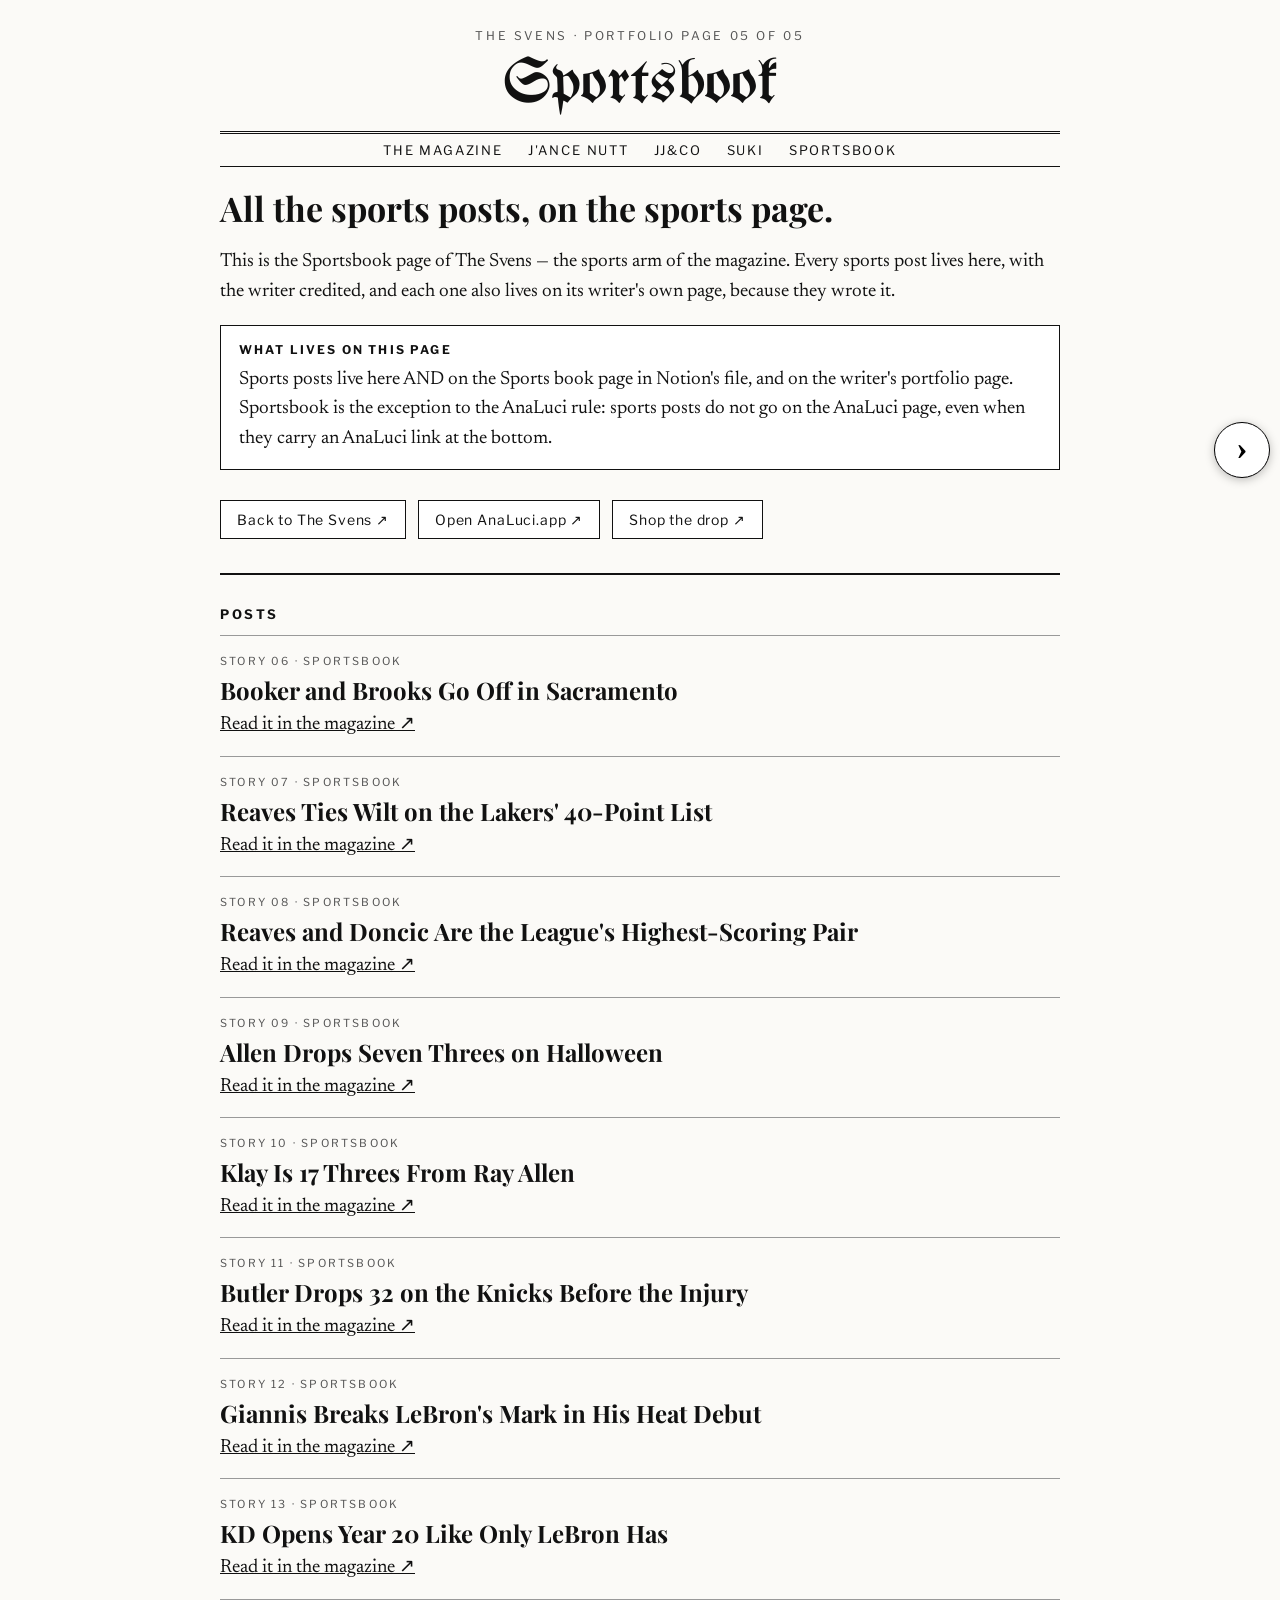
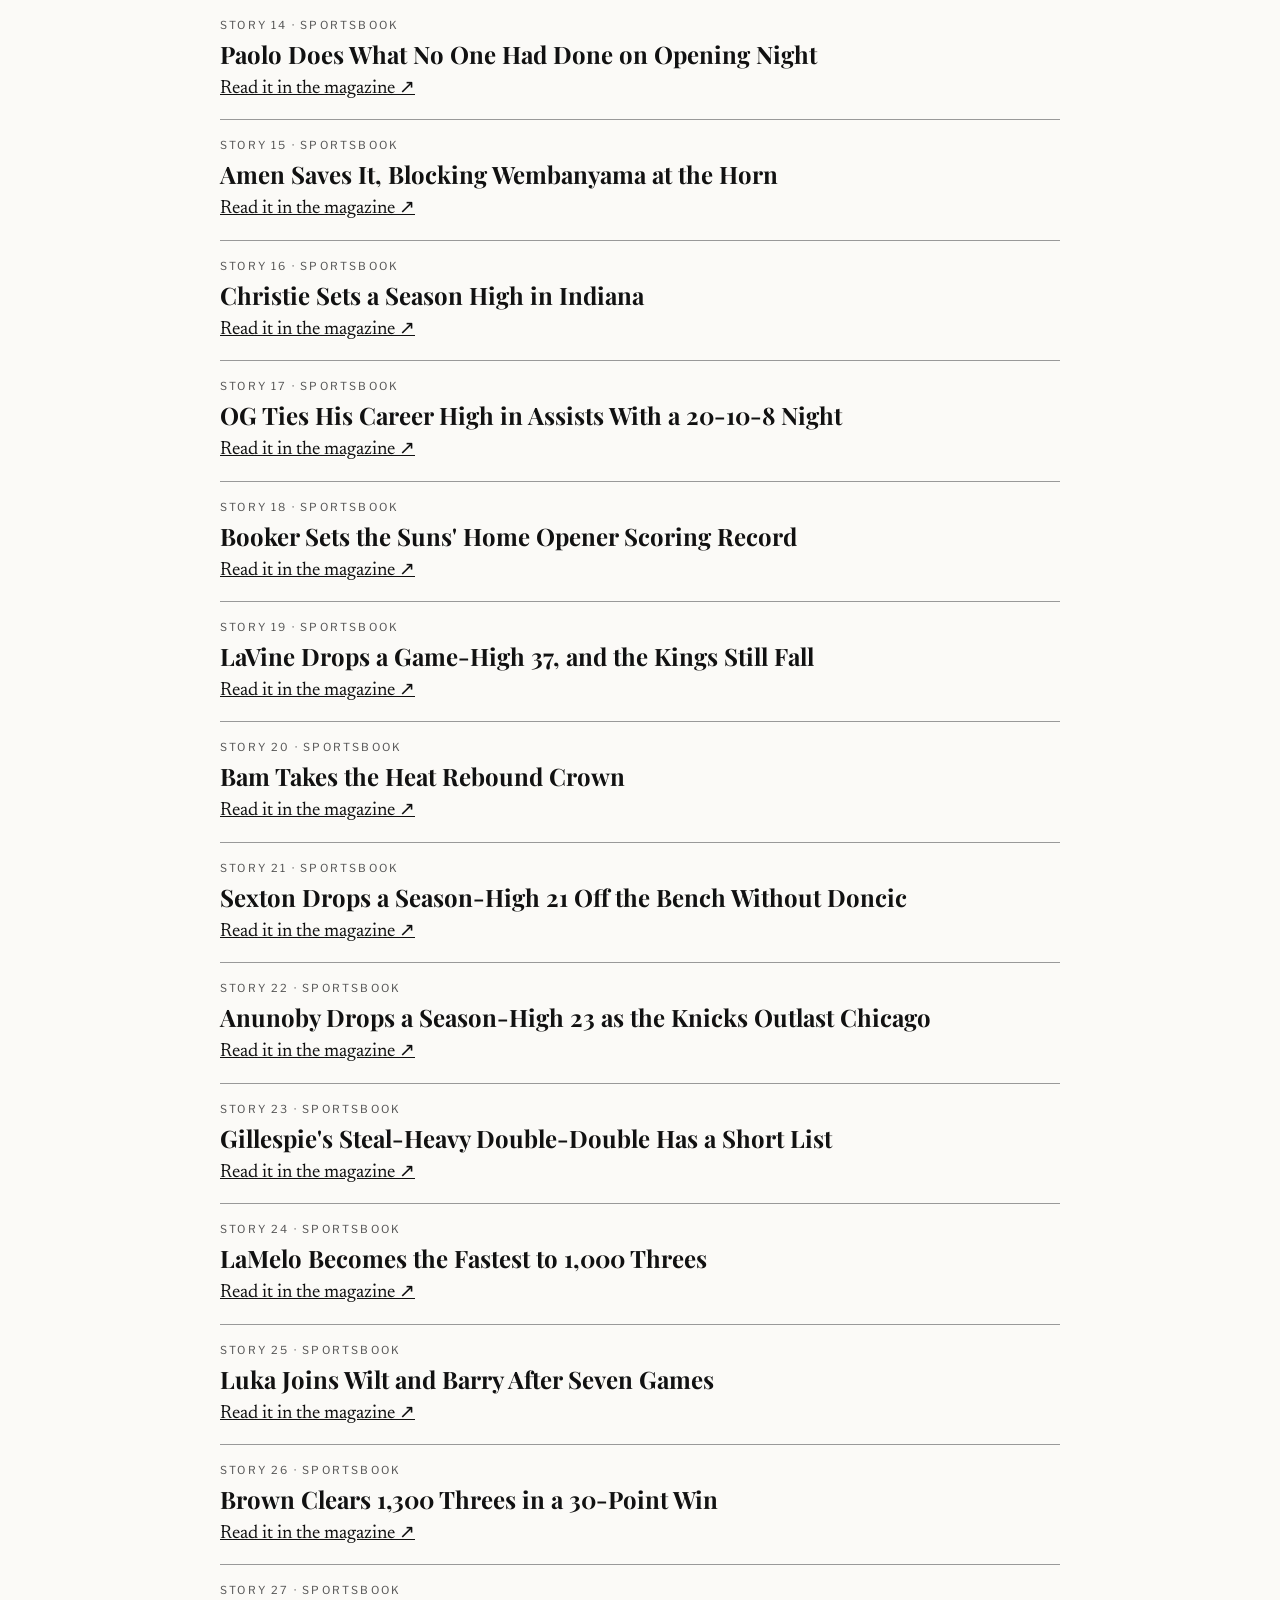
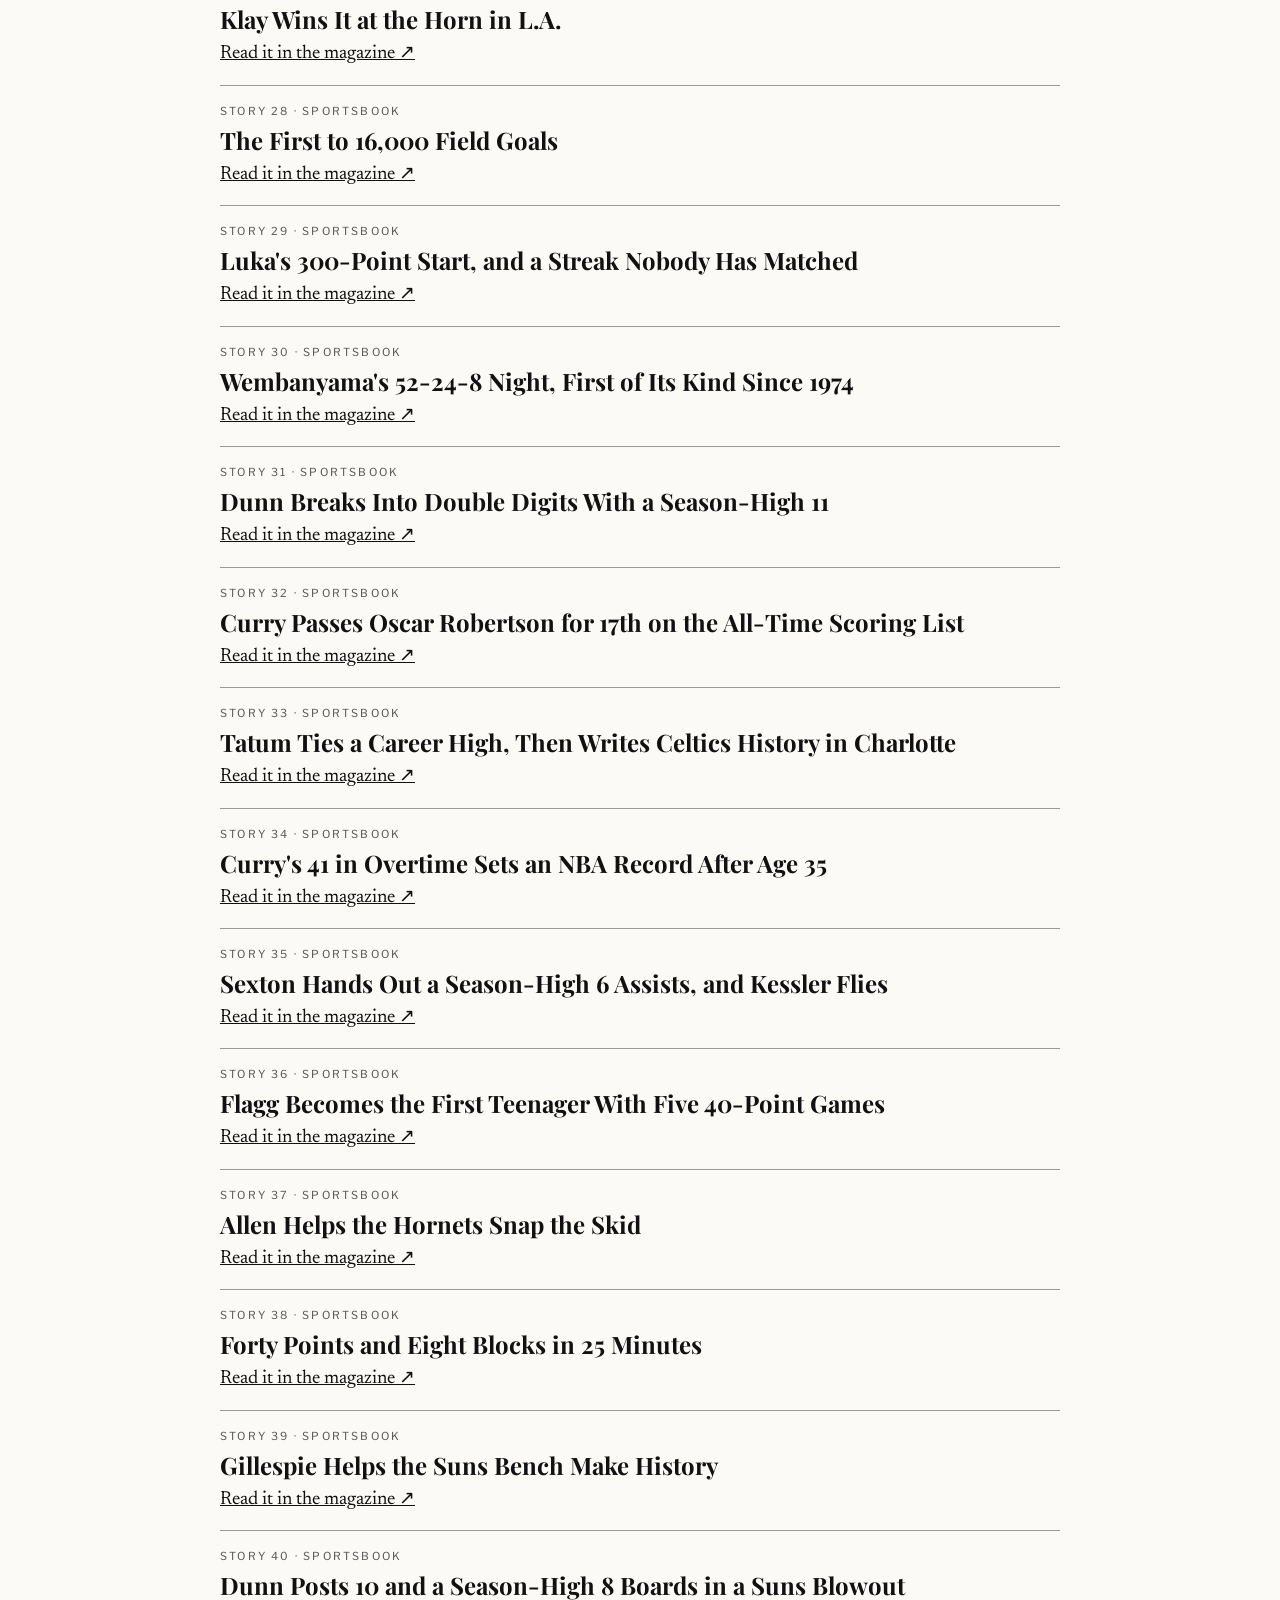
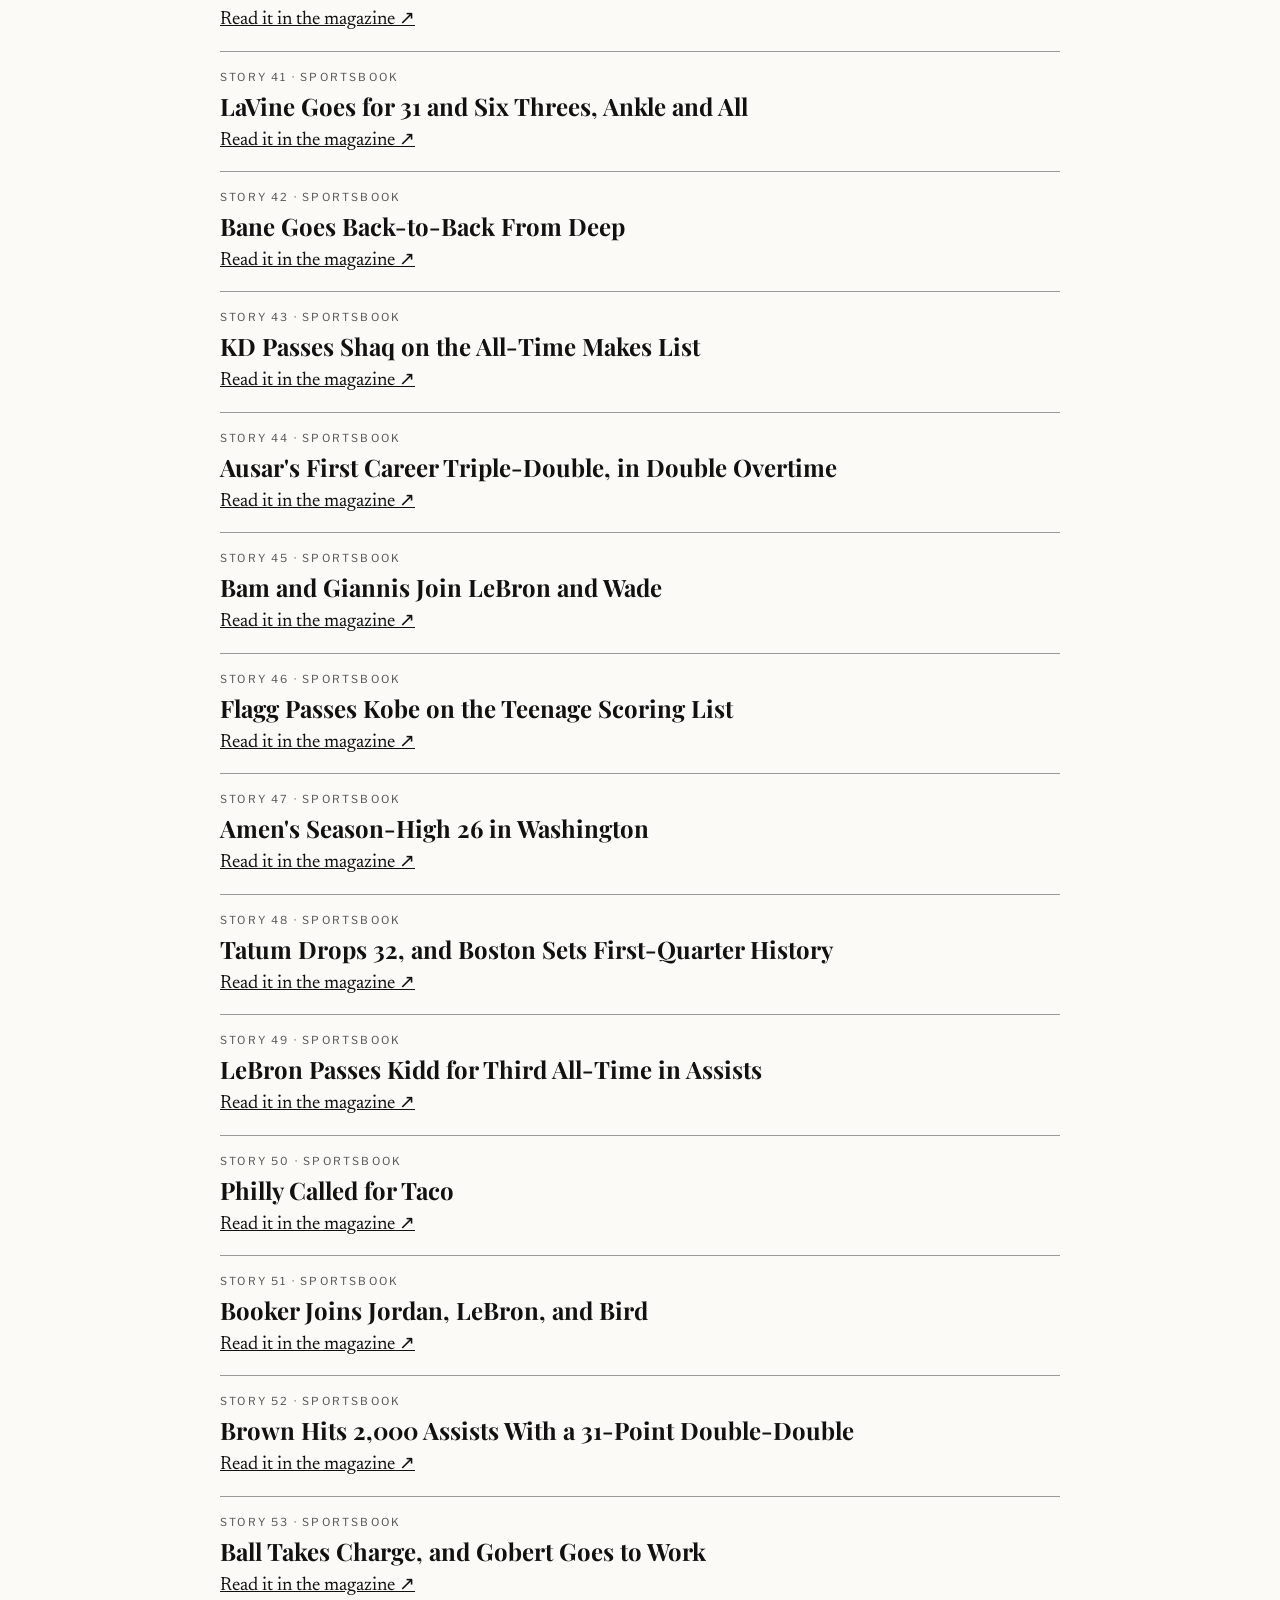
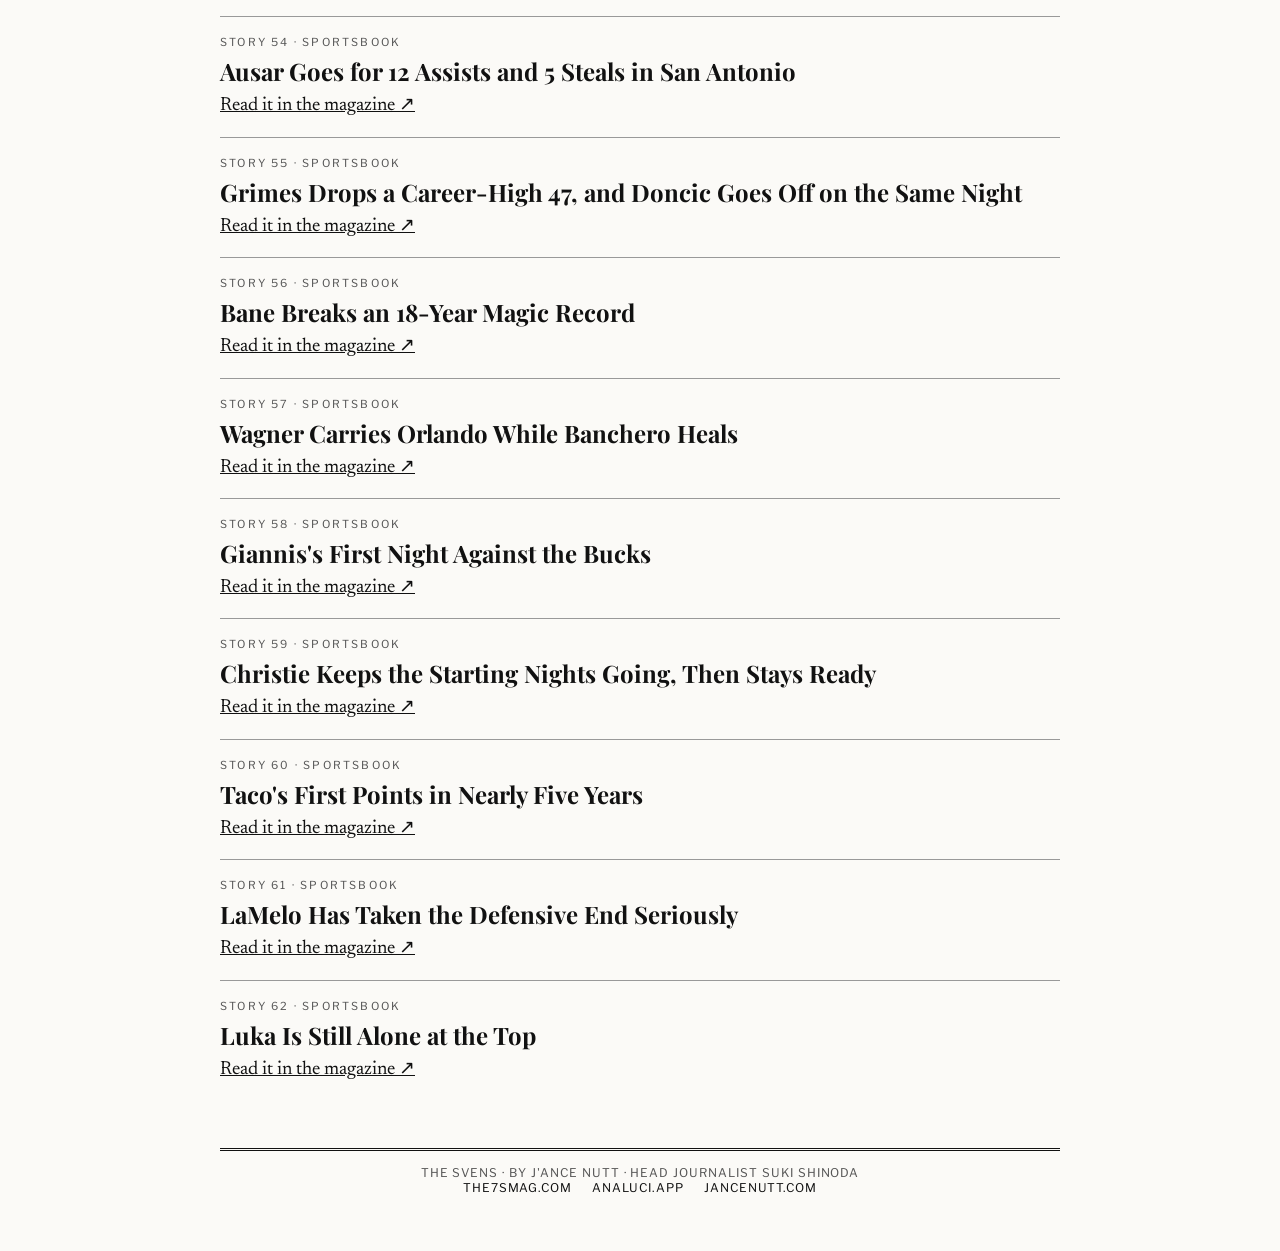
<file: sportsbook/index.html>
<!DOCTYPE html>
<html lang="en">
<head>
<meta charset="UTF-8"/>
<meta name="viewport" content="width=device-width, initial-scale=1.0"/>
<title>Sportsbook — The Svens Magazine by J'ance Nutt</title>
<meta name="description" content="The Sportsbook page of The Svens magazine by J'ance Nutt — all the sports posts, by J'ance and by head journalist Suki Shinoda."/>
<link rel="canonical" href="https://sportsbook.the7smag.com/"/>
<link rel="icon" type="image/svg+xml" href="https://the7smag.com/favicon.svg"/>
<link rel="preconnect" href="https://fonts.googleapis.com"/>
<link rel="preconnect" href="https://fonts.gstatic.com" crossorigin=""/>
<link href="https://fonts.googleapis.com/css2?family=UnifrakturMaguntia&family=Playfair+Display:ital,wght@0,400..900;1,400..900&family=Newsreader:ital,opsz,wght@0,6..72,300..800;1,6..72,300..800&family=Libre+Franklin:ital,wght@0,300..800;1,300..800&display=swap" rel="stylesheet"/>
<style>
  :root{ --ink:#111; --paper:#fbfaf7; --rule:#111; --muted:#555; }
  *{ box-sizing:border-box; }
  body{ margin:0; background:var(--paper); color:var(--ink); font-family:"Newsreader", Georgia, serif; }
  .wrap{ max-width:880px; margin:0 auto; padding:28px 20px 56px; }
  .kicker{ font-family:"Libre Franklin", sans-serif; font-size:12px; letter-spacing:.22em; text-transform:uppercase; text-align:center; color:var(--muted); }
  h1.masthead{ font-family:"UnifrakturMaguntia", serif; font-weight:400; text-align:center; font-size:64px; line-height:1; margin:10px 0 4px; }
  .sub{ text-align:center; font-family:"Libre Franklin", sans-serif; font-size:13px; letter-spacing:.14em; text-transform:uppercase; border-top:3px double var(--rule); border-bottom:1px solid var(--rule); padding:8px 0; margin:14px 0 22px; }
  .sub a{ color:var(--ink); text-decoration:none; margin:0 10px; }
  .sub a:hover{ text-decoration:underline; }
  h2{ font-family:"Playfair Display", serif; font-size:34px; line-height:1.15; margin:18px 0 10px; }
  p{ font-size:19px; line-height:1.55; }
  .rule-note{ border:1px solid var(--rule); padding:16px 18px; background:#fff; }
  .rule-note strong{ font-family:"Libre Franklin", sans-serif; font-size:12px; letter-spacing:.18em; text-transform:uppercase; display:block; margin-bottom:8px; }
  .posts{ margin-top:34px; border-top:2px solid var(--rule); padding-top:18px; }
  .posts h3{ font-family:"Libre Franklin", sans-serif; font-size:13px; letter-spacing:.2em; text-transform:uppercase; }
  .empty{ color:var(--muted); font-style:italic; }
  .cta{ margin-top:30px; display:flex; gap:12px; flex-wrap:wrap; }
  .cta a{ font-family:"Libre Franklin", sans-serif; font-size:14px; letter-spacing:.06em; border:1.5px solid var(--rule); padding:10px 16px; color:var(--ink); text-decoration:none; background:#fff; }
  .cta a:hover{ background:var(--ink); color:#fff; }
  footer{ margin-top:48px; border-top:3px double var(--rule); padding-top:14px; font-family:"Libre Franklin", sans-serif; font-size:12px; letter-spacing:.08em; text-transform:uppercase; color:var(--muted); text-align:center; }
  footer a{ color:var(--ink); text-decoration:none; margin:0 8px; }
  @media (max-width:640px){ h1.masthead{ font-size:44px; } h2{ font-size:27px; } p{ font-size:17px; } }


  .post{ border-top:1px solid #999; padding:18px 0 6px; scroll-margin-top:24px; }
  .post .folio{ font-family:"Libre Franklin", sans-serif; font-size:11px; letter-spacing:.2em; text-transform:uppercase; color:var(--muted); }
  .post h4{ font-family:"Playfair Display", serif; font-size:24px; margin:6px 0 4px; }
  .post p{ margin:4px 0 10px; }
  .post a{ color:var(--ink); }
  .story-arrow{ position:fixed; top:50%; margin-top:-28px; z-index:9999; width:56px; height:56px; display:flex; align-items:center; justify-content:center; background:#fff; color:#000; border:1.5px solid #000; border-radius:50%; font-family:Georgia, serif; font-size:34px; font-weight:700; line-height:1; cursor:pointer; box-shadow:0 2px 10px rgba(0,0,0,.25); text-decoration:none; padding-bottom:4px; box-sizing:border-box; }
  .story-arrow:hover{ background:#f2f2f2; }
  .story-arrow.prev{ left:10px; }
  .story-arrow.next{ right:10px; }
  .story-arrow.off{ display:none; }
</style>
</head>
<body>
  <div class="wrap">
    <div class="kicker">The Svens &middot; Portfolio Page 05 of 05</div>
    <h1 class="masthead">Sportsbook</h1>
    <nav class="sub">
      <a href="https://the7smag.com/">The Magazine</a>
      <a href="../jancenutt/">J'ance Nutt</a>
      <a href="../jjncotrustbrand/">JJ&amp;CO</a>
      <a href="../suki/">Suki</a>
      <a href="./">Sportsbook</a>
    </nav>

    <h2>All the sports posts, on the sports page.</h2>
    <p>This is the Sportsbook page of The Svens — the sports arm of the magazine. Every sports post lives here, with the writer credited, and each one also lives on its writer's own page, because they wrote it.</p>

    <div class="rule-note">
      <strong>What lives on this page</strong>
      <p style="margin:0;">Sports posts live here AND on the Sports book page in Notion's file, and on the writer's portfolio page. Sportsbook is the exception to the AnaLuci rule: sports posts do not go on the AnaLuci page, even when they carry an AnaLuci link at the bottom.</p>
    </div>

    <div class="cta">
      <a href="https://the7smag.com/">Back to The Svens &#8599;</a>
      <a href="https://analuci.app">Open AnaLuci.app &#8599;</a>
      <a href="https://jancenutt.com">Shop the drop &#8599;</a>
    </div>

    <section class="posts">
      <h3>Posts</h3>
            <article class="post" id="post-1">
        <div class="folio">Story 06 &middot; Sportsbook</div>
        <h4>Booker and Brooks Go Off in Sacramento</h4>
        <p><a href="https://the7smag.com/#/article/booker-and-brooks-go-off-in-sacramento">Read it in the magazine &#8599;</a></p>
      </article>
      <article class="post" id="post-2">
        <div class="folio">Story 07 &middot; Sportsbook</div>
        <h4>Reaves Ties Wilt on the Lakers' 40-Point List</h4>
        <p><a href="https://the7smag.com/#/article/reaves-ties-wilt-lakers-40-point-list">Read it in the magazine &#8599;</a></p>
      </article>
      <article class="post" id="post-3">
        <div class="folio">Story 08 &middot; Sportsbook</div>
        <h4>Reaves and Doncic Are the League's Highest-Scoring Pair</h4>
        <p><a href="https://the7smag.com/#/article/reaves-and-doncic-highest-scoring-pair">Read it in the magazine &#8599;</a></p>
      </article>
      <article class="post" id="post-4">
        <div class="folio">Story 09 &middot; Sportsbook</div>
        <h4>Allen Drops Seven Threes on Halloween</h4>
        <p><a href="https://the7smag.com/#/article/allen-drops-seven-threes-on-halloween">Read it in the magazine &#8599;</a></p>
      </article>
      <article class="post" id="post-5">
        <div class="folio">Story 10 &middot; Sportsbook</div>
        <h4>Klay Is 17 Threes From Ray Allen</h4>
        <p><a href="https://the7smag.com/#/article/klay-is-17-threes-from-ray-allen">Read it in the magazine &#8599;</a></p>
      </article>
      <article class="post" id="post-6">
        <div class="folio">Story 11 &middot; Sportsbook</div>
        <h4>Butler Drops 32 on the Knicks Before the Injury</h4>
        <p><a href="https://the7smag.com/#/article/butler-drops-32-on-the-knicks-before-the-injury">Read it in the magazine &#8599;</a></p>
      </article>
      <article class="post" id="post-7">
        <div class="folio">Story 12 &middot; Sportsbook</div>
        <h4>Giannis Breaks LeBron's Mark in His Heat Debut</h4>
        <p><a href="https://the7smag.com/#/article/giannis-breaks-lebrons-mark-in-his-heat-debut">Read it in the magazine &#8599;</a></p>
      </article>
      <article class="post" id="post-8">
        <div class="folio">Story 13 &middot; Sportsbook</div>
        <h4>KD Opens Year 20 Like Only LeBron Has</h4>
        <p><a href="https://the7smag.com/#/article/kd-opens-year-20-like-only-lebron-has">Read it in the magazine &#8599;</a></p>
      </article>
      <article class="post" id="post-9">
        <div class="folio">Story 14 &middot; Sportsbook</div>
        <h4>Paolo Does What No One Had Done on Opening Night</h4>
        <p><a href="https://the7smag.com/#/article/paolo-does-what-no-one-had-done-on-opening-night">Read it in the magazine &#8599;</a></p>
      </article>
      <article class="post" id="post-10">
        <div class="folio">Story 15 &middot; Sportsbook</div>
        <h4>Amen Saves It, Blocking Wembanyama at the Horn</h4>
        <p><a href="https://the7smag.com/#/article/amen-saves-it-blocking-wembanyama-at-the-horn">Read it in the magazine &#8599;</a></p>
      </article>
      <article class="post" id="post-11">
        <div class="folio">Story 16 &middot; Sportsbook</div>
        <h4>Christie Sets a Season High in Indiana</h4>
        <p><a href="https://the7smag.com/#/article/christie-sets-a-season-high-in-indiana">Read it in the magazine &#8599;</a></p>
      </article>
      <article class="post" id="post-12">
        <div class="folio">Story 17 &middot; Sportsbook</div>
        <h4>OG Ties His Career High in Assists With a 20-10-8 Night</h4>
        <p><a href="https://the7smag.com/#/article/og-ties-his-career-high-in-assists-with-a-20-10-8-night">Read it in the magazine &#8599;</a></p>
      </article>
      <article class="post" id="post-13">
        <div class="folio">Story 18 &middot; Sportsbook</div>
        <h4>Booker Sets the Suns' Home Opener Scoring Record</h4>
        <p><a href="https://the7smag.com/#/article/booker-sets-the-suns-home-opener-scoring-record">Read it in the magazine &#8599;</a></p>
      </article>
      <article class="post" id="post-14">
        <div class="folio">Story 19 &middot; Sportsbook</div>
        <h4>LaVine Drops a Game-High 37, and the Kings Still Fall</h4>
        <p><a href="https://the7smag.com/#/article/lavine-drops-a-game-high-37-and-the-kings-still-fall">Read it in the magazine &#8599;</a></p>
      </article>
      <article class="post" id="post-15">
        <div class="folio">Story 20 &middot; Sportsbook</div>
        <h4>Bam Takes the Heat Rebound Crown</h4>
        <p><a href="https://the7smag.com/#/article/bam-takes-the-heat-rebound-crown">Read it in the magazine &#8599;</a></p>
      </article>
      <article class="post" id="post-16">
        <div class="folio">Story 21 &middot; Sportsbook</div>
        <h4>Sexton Drops a Season-High 21 Off the Bench Without Doncic</h4>
        <p><a href="https://the7smag.com/#/article/sexton-drops-a-season-high-21-off-the-bench-without-doncic">Read it in the magazine &#8599;</a></p>
      </article>
      <article class="post" id="post-17">
        <div class="folio">Story 22 &middot; Sportsbook</div>
        <h4>Anunoby Drops a Season-High 23 as the Knicks Outlast Chicago</h4>
        <p><a href="https://the7smag.com/#/article/anunoby-drops-a-season-high-23-as-the-knicks-outlast-chicago">Read it in the magazine &#8599;</a></p>
      </article>
      <article class="post" id="post-18">
        <div class="folio">Story 23 &middot; Sportsbook</div>
        <h4>Gillespie's Steal-Heavy Double-Double Has a Short List</h4>
        <p><a href="https://the7smag.com/#/article/gillespies-steal-heavy-double-double-has-a-short-list">Read it in the magazine &#8599;</a></p>
      </article>
      <article class="post" id="post-19">
        <div class="folio">Story 24 &middot; Sportsbook</div>
        <h4>LaMelo Becomes the Fastest to 1,000 Threes</h4>
        <p><a href="https://the7smag.com/#/article/lamelo-becomes-the-fastest-to-1-000-threes">Read it in the magazine &#8599;</a></p>
      </article>
      <article class="post" id="post-20">
        <div class="folio">Story 25 &middot; Sportsbook</div>
        <h4>Luka Joins Wilt and Barry After Seven Games</h4>
        <p><a href="https://the7smag.com/#/article/luka-joins-wilt-and-barry-after-seven-games">Read it in the magazine &#8599;</a></p>
      </article>
      <article class="post" id="post-21">
        <div class="folio">Story 26 &middot; Sportsbook</div>
        <h4>Brown Clears 1,300 Threes in a 30-Point Win</h4>
        <p><a href="https://the7smag.com/#/article/brown-clears-1-300-threes-in-a-30-point-win">Read it in the magazine &#8599;</a></p>
      </article>
      <article class="post" id="post-22">
        <div class="folio">Story 27 &middot; Sportsbook</div>
        <h4>Klay Wins It at the Horn in L.A.</h4>
        <p><a href="https://the7smag.com/#/article/klay-wins-it-at-the-horn-in-l-a">Read it in the magazine &#8599;</a></p>
      </article>
      <article class="post" id="post-23">
        <div class="folio">Story 28 &middot; Sportsbook</div>
        <h4>The First to 16,000 Field Goals</h4>
        <p><a href="https://the7smag.com/#/article/the-first-to-16-000-field-goals">Read it in the magazine &#8599;</a></p>
      </article>
      <article class="post" id="post-24">
        <div class="folio">Story 29 &middot; Sportsbook</div>
        <h4>Luka's 300-Point Start, and a Streak Nobody Has Matched</h4>
        <p><a href="https://the7smag.com/#/article/lukas-300-point-start-and-a-streak-nobody-has-matched">Read it in the magazine &#8599;</a></p>
      </article>
      <article class="post" id="post-25">
        <div class="folio">Story 30 &middot; Sportsbook</div>
        <h4>Wembanyama's 52-24-8 Night, First of Its Kind Since 1974</h4>
        <p><a href="https://the7smag.com/#/article/wembanyamas-52-24-8-night-first-of-its-kind-since-1974">Read it in the magazine &#8599;</a></p>
      </article>
      <article class="post" id="post-26">
        <div class="folio">Story 31 &middot; Sportsbook</div>
        <h4>Dunn Breaks Into Double Digits With a Season-High 11</h4>
        <p><a href="https://the7smag.com/#/article/dunn-breaks-into-double-digits-with-a-season-high-11">Read it in the magazine &#8599;</a></p>
      </article>
      <article class="post" id="post-27">
        <div class="folio">Story 32 &middot; Sportsbook</div>
        <h4>Curry Passes Oscar Robertson for 17th on the All-Time Scoring List</h4>
        <p><a href="https://the7smag.com/#/article/curry-passes-oscar-robertson-for-17th-on-the-all-time-scoring-list">Read it in the magazine &#8599;</a></p>
      </article>
      <article class="post" id="post-28">
        <div class="folio">Story 33 &middot; Sportsbook</div>
        <h4>Tatum Ties a Career High, Then Writes Celtics History in Charlotte</h4>
        <p><a href="https://the7smag.com/#/article/tatum-ties-a-career-high-then-writes-celtics-history-in-charlotte">Read it in the magazine &#8599;</a></p>
      </article>
      <article class="post" id="post-29">
        <div class="folio">Story 34 &middot; Sportsbook</div>
        <h4>Curry's 41 in Overtime Sets an NBA Record After Age 35</h4>
        <p><a href="https://the7smag.com/#/article/currys-41-in-overtime-sets-an-nba-record-after-age-35">Read it in the magazine &#8599;</a></p>
      </article>
      <article class="post" id="post-30">
        <div class="folio">Story 35 &middot; Sportsbook</div>
        <h4>Sexton Hands Out a Season-High 6 Assists, and Kessler Flies</h4>
        <p><a href="https://the7smag.com/#/article/sexton-hands-out-a-season-high-6-assists-and-kessler-flies">Read it in the magazine &#8599;</a></p>
      </article>
      <article class="post" id="post-31">
        <div class="folio">Story 36 &middot; Sportsbook</div>
        <h4>Flagg Becomes the First Teenager With Five 40-Point Games</h4>
        <p><a href="https://the7smag.com/#/article/flagg-becomes-the-first-teenager-with-five-40-point-games">Read it in the magazine &#8599;</a></p>
      </article>
      <article class="post" id="post-32">
        <div class="folio">Story 37 &middot; Sportsbook</div>
        <h4>Allen Helps the Hornets Snap the Skid</h4>
        <p><a href="https://the7smag.com/#/article/allen-helps-the-hornets-snap-the-skid">Read it in the magazine &#8599;</a></p>
      </article>
      <article class="post" id="post-33">
        <div class="folio">Story 38 &middot; Sportsbook</div>
        <h4>Forty Points and Eight Blocks in 25 Minutes</h4>
        <p><a href="https://the7smag.com/#/article/forty-points-and-eight-blocks-in-25-minutes">Read it in the magazine &#8599;</a></p>
      </article>
      <article class="post" id="post-34">
        <div class="folio">Story 39 &middot; Sportsbook</div>
        <h4>Gillespie Helps the Suns Bench Make History</h4>
        <p><a href="https://the7smag.com/#/article/gillespie-helps-the-suns-bench-make-history">Read it in the magazine &#8599;</a></p>
      </article>
      <article class="post" id="post-35">
        <div class="folio">Story 40 &middot; Sportsbook</div>
        <h4>Dunn Posts 10 and a Season-High 8 Boards in a Suns Blowout</h4>
        <p><a href="https://the7smag.com/#/article/dunn-posts-10-and-a-season-high-8-boards-in-a-suns-blowout">Read it in the magazine &#8599;</a></p>
      </article>
      <article class="post" id="post-36">
        <div class="folio">Story 41 &middot; Sportsbook</div>
        <h4>LaVine Goes for 31 and Six Threes, Ankle and All</h4>
        <p><a href="https://the7smag.com/#/article/lavine-goes-for-31-and-six-threes-ankle-and-all">Read it in the magazine &#8599;</a></p>
      </article>
      <article class="post" id="post-37">
        <div class="folio">Story 42 &middot; Sportsbook</div>
        <h4>Bane Goes Back-to-Back From Deep</h4>
        <p><a href="https://the7smag.com/#/article/bane-goes-back-to-back-from-deep">Read it in the magazine &#8599;</a></p>
      </article>
      <article class="post" id="post-38">
        <div class="folio">Story 43 &middot; Sportsbook</div>
        <h4>KD Passes Shaq on the All-Time Makes List</h4>
        <p><a href="https://the7smag.com/#/article/kd-passes-shaq-on-the-all-time-makes-list">Read it in the magazine &#8599;</a></p>
      </article>
      <article class="post" id="post-39">
        <div class="folio">Story 44 &middot; Sportsbook</div>
        <h4>Ausar's First Career Triple-Double, in Double Overtime</h4>
        <p><a href="https://the7smag.com/#/article/ausars-first-career-triple-double-in-double-overtime">Read it in the magazine &#8599;</a></p>
      </article>
      <article class="post" id="post-40">
        <div class="folio">Story 45 &middot; Sportsbook</div>
        <h4>Bam and Giannis Join LeBron and Wade</h4>
        <p><a href="https://the7smag.com/#/article/bam-and-giannis-join-lebron-and-wade">Read it in the magazine &#8599;</a></p>
      </article>
      <article class="post" id="post-41">
        <div class="folio">Story 46 &middot; Sportsbook</div>
        <h4>Flagg Passes Kobe on the Teenage Scoring List</h4>
        <p><a href="https://the7smag.com/#/article/flagg-passes-kobe-on-the-teenage-scoring-list">Read it in the magazine &#8599;</a></p>
      </article>
      <article class="post" id="post-42">
        <div class="folio">Story 47 &middot; Sportsbook</div>
        <h4>Amen's Season-High 26 in Washington</h4>
        <p><a href="https://the7smag.com/#/article/amens-season-high-26-in-washington">Read it in the magazine &#8599;</a></p>
      </article>
      <article class="post" id="post-43">
        <div class="folio">Story 48 &middot; Sportsbook</div>
        <h4>Tatum Drops 32, and Boston Sets First-Quarter History</h4>
        <p><a href="https://the7smag.com/#/article/tatum-drops-32-and-boston-sets-first-quarter-history">Read it in the magazine &#8599;</a></p>
      </article>
      <article class="post" id="post-44">
        <div class="folio">Story 49 &middot; Sportsbook</div>
        <h4>LeBron Passes Kidd for Third All-Time in Assists</h4>
        <p><a href="https://the7smag.com/#/article/lebron-passes-kidd-for-third-all-time-in-assists">Read it in the magazine &#8599;</a></p>
      </article>
      <article class="post" id="post-45">
        <div class="folio">Story 50 &middot; Sportsbook</div>
        <h4>Philly Called for Taco</h4>
        <p><a href="https://the7smag.com/#/article/philly-called-for-taco">Read it in the magazine &#8599;</a></p>
      </article>
      <article class="post" id="post-46">
        <div class="folio">Story 51 &middot; Sportsbook</div>
        <h4>Booker Joins Jordan, LeBron, and Bird</h4>
        <p><a href="https://the7smag.com/#/article/booker-joins-jordan-lebron-and-bird">Read it in the magazine &#8599;</a></p>
      </article>
      <article class="post" id="post-47">
        <div class="folio">Story 52 &middot; Sportsbook</div>
        <h4>Brown Hits 2,000 Assists With a 31-Point Double-Double</h4>
        <p><a href="https://the7smag.com/#/article/brown-hits-2-000-assists-with-a-31-point-double-double">Read it in the magazine &#8599;</a></p>
      </article>
      <article class="post" id="post-48">
        <div class="folio">Story 53 &middot; Sportsbook</div>
        <h4>Ball Takes Charge, and Gobert Goes to Work</h4>
        <p><a href="https://the7smag.com/#/article/ball-takes-charge-and-gobert-goes-to-work">Read it in the magazine &#8599;</a></p>
      </article>
      <article class="post" id="post-49">
        <div class="folio">Story 54 &middot; Sportsbook</div>
        <h4>Ausar Goes for 12 Assists and 5 Steals in San Antonio</h4>
        <p><a href="https://the7smag.com/#/article/ausar-goes-for-12-assists-and-5-steals-in-san-antonio">Read it in the magazine &#8599;</a></p>
      </article>
      <article class="post" id="post-50">
        <div class="folio">Story 55 &middot; Sportsbook</div>
        <h4>Grimes Drops a Career-High 47, and Doncic Goes Off on the Same Night</h4>
        <p><a href="https://the7smag.com/#/article/grimes-drops-a-career-high-47-and-doncic-goes-off-on-the-same-night">Read it in the magazine &#8599;</a></p>
      </article>
      <article class="post" id="post-51">
        <div class="folio">Story 56 &middot; Sportsbook</div>
        <h4>Bane Breaks an 18-Year Magic Record</h4>
        <p><a href="https://the7smag.com/#/article/bane-breaks-an-18-year-magic-record">Read it in the magazine &#8599;</a></p>
      </article>
      <article class="post" id="post-52">
        <div class="folio">Story 57 &middot; Sportsbook</div>
        <h4>Wagner Carries Orlando While Banchero Heals</h4>
        <p><a href="https://the7smag.com/#/article/wagner-carries-orlando-while-banchero-heals">Read it in the magazine &#8599;</a></p>
      </article>
      <article class="post" id="post-53">
        <div class="folio">Story 58 &middot; Sportsbook</div>
        <h4>Giannis's First Night Against the Bucks</h4>
        <p><a href="https://the7smag.com/#/article/gianniss-first-night-against-the-bucks">Read it in the magazine &#8599;</a></p>
      </article>
      <article class="post" id="post-54">
        <div class="folio">Story 59 &middot; Sportsbook</div>
        <h4>Christie Keeps the Starting Nights Going, Then Stays Ready</h4>
        <p><a href="https://the7smag.com/#/article/christie-keeps-the-starting-nights-going-then-stays-ready">Read it in the magazine &#8599;</a></p>
      </article>
      <article class="post" id="post-55">
        <div class="folio">Story 60 &middot; Sportsbook</div>
        <h4>Taco's First Points in Nearly Five Years</h4>
        <p><a href="https://the7smag.com/#/article/tacos-first-points-in-nearly-five-years">Read it in the magazine &#8599;</a></p>
      </article>
      <article class="post" id="post-56">
        <div class="folio">Story 61 &middot; Sportsbook</div>
        <h4>LaMelo Has Taken the Defensive End Seriously</h4>
        <p><a href="https://the7smag.com/#/article/lamelo-has-taken-the-defensive-end-seriously">Read it in the magazine &#8599;</a></p>
      </article>
      <article class="post" id="post-57">
        <div class="folio">Story 62 &middot; Sportsbook</div>
        <h4>Luka Is Still Alone at the Top</h4>
        <p><a href="https://the7smag.com/#/article/luka-is-still-alone-at-the-top">Read it in the magazine &#8599;</a></p>
      </article>
      <!-- POSTS: added after all five pages are made. Each post here must link to analuci.app (website / archive / music). Sportsbook posts are excluded. -->
    </section>

    <footer>
      The Svens &middot; By J'ance Nutt &middot; Head journalist Suki Shinoda<br/>
      <a href="https://the7smag.com/">the7smag.com</a>
      <a href="https://analuci.app">analuci.app</a>
      <a href="https://jancenutt.com">jancenutt.com</a>
    </footer>
  </div>

  

  <a class="story-arrow prev off" id="storyPrev" href="#post-1" aria-label="Previous story">&#8249;</a>
  <a class="story-arrow next" id="storyNext" href="#post-2" aria-label="Next story">&#8250;</a>
  <script>
  (function(){
    var TOTAL = 57;
    function current(){
      var m = (location.hash || "").match(/post-(\d+)/);
      var n = m ? parseInt(m[1], 10) : 1;
      return Math.min(Math.max(n, 1), TOTAL);
    }
    function sync(){
      var n = current();
      var prev = document.getElementById('storyPrev');
      var next = document.getElementById('storyNext');
      prev.href = '#post-' + (n - 1);
      next.href = '#post-' + (n + 1);
      prev.classList.toggle('off', n <= 1);
      next.classList.toggle('off', n >= TOTAL);
    }
    window.addEventListener('hashchange', sync);
    sync();
  })();
  </script>
</body>
</html>
</file>
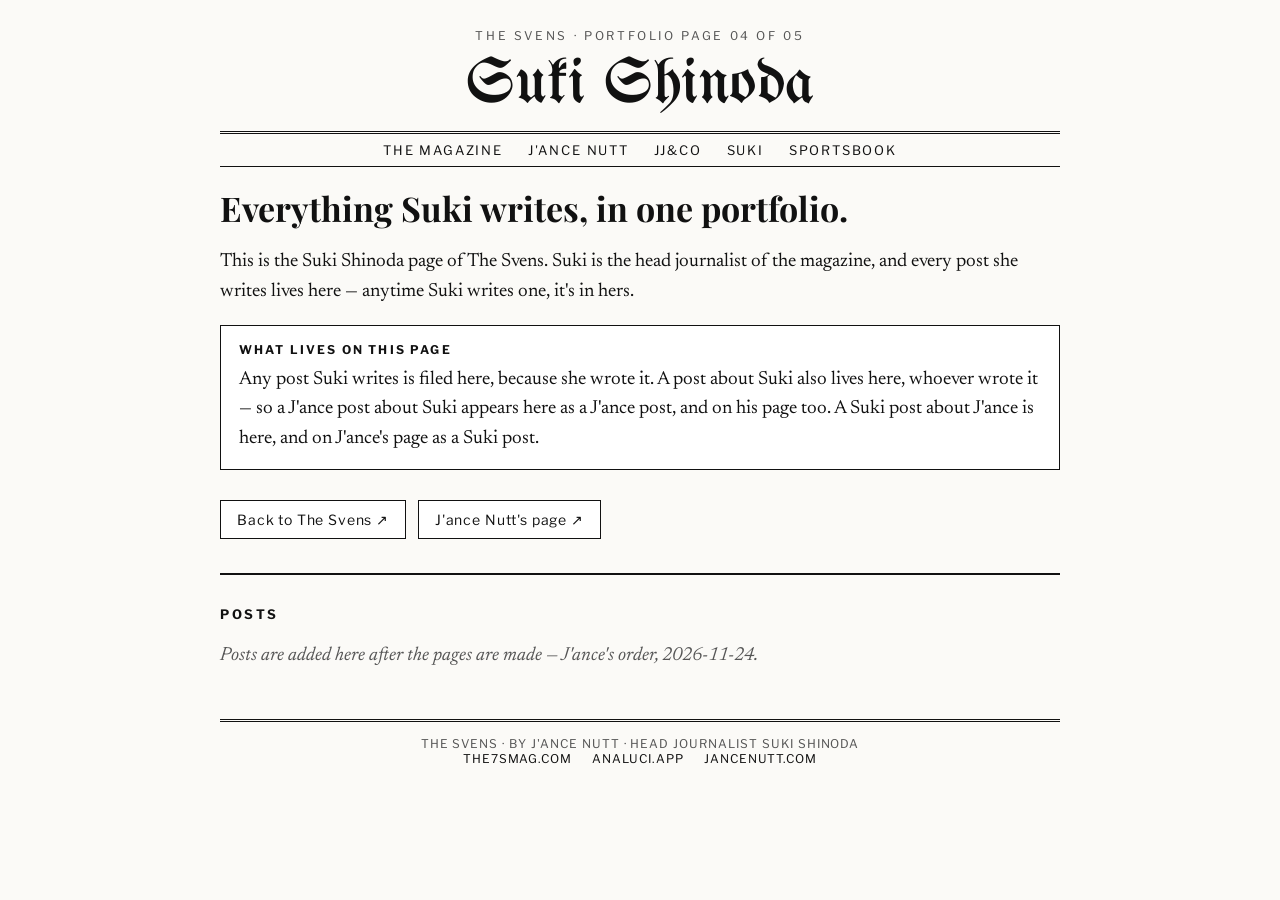
<file: suki/index.html>
<!DOCTYPE html>
<html lang="en">
<head>
<meta charset="UTF-8"/>
<meta name="viewport" content="width=device-width, initial-scale=1.0"/>
<title>Suki Shinoda — The Svens Magazine by J'ance Nutt</title>
<meta name="description" content="The Suki Shinoda page of The Svens magazine — the portfolio for all of Suki Shinoda's written posts, head journalist of The Svens."/>
<link rel="canonical" href="https://suki.the7smag.com/"/>
<link rel="icon" type="image/svg+xml" href="https://the7smag.com/favicon.svg"/>
<link rel="preconnect" href="https://fonts.googleapis.com"/>
<link rel="preconnect" href="https://fonts.gstatic.com" crossorigin=""/>
<link href="https://fonts.googleapis.com/css2?family=UnifrakturMaguntia&family=Playfair+Display:ital,wght@0,400..900;1,400..900&family=Newsreader:ital,opsz,wght@0,6..72,300..800;1,6..72,300..800&family=Libre+Franklin:ital,wght@0,300..800;1,300..800&display=swap" rel="stylesheet"/>
<style>
  :root{ --ink:#111; --paper:#fbfaf7; --rule:#111; --muted:#555; }
  *{ box-sizing:border-box; }
  body{ margin:0; background:var(--paper); color:var(--ink); font-family:"Newsreader", Georgia, serif; }
  .wrap{ max-width:880px; margin:0 auto; padding:28px 20px 56px; }
  .kicker{ font-family:"Libre Franklin", sans-serif; font-size:12px; letter-spacing:.22em; text-transform:uppercase; text-align:center; color:var(--muted); }
  h1.masthead{ font-family:"UnifrakturMaguntia", serif; font-weight:400; text-align:center; font-size:64px; line-height:1; margin:10px 0 4px; }
  .sub{ text-align:center; font-family:"Libre Franklin", sans-serif; font-size:13px; letter-spacing:.14em; text-transform:uppercase; border-top:3px double var(--rule); border-bottom:1px solid var(--rule); padding:8px 0; margin:14px 0 22px; }
  .sub a{ color:var(--ink); text-decoration:none; margin:0 10px; }
  .sub a:hover{ text-decoration:underline; }
  h2{ font-family:"Playfair Display", serif; font-size:34px; line-height:1.15; margin:18px 0 10px; }
  p{ font-size:19px; line-height:1.55; }
  .rule-note{ border:1px solid var(--rule); padding:16px 18px; background:#fff; }
  .rule-note strong{ font-family:"Libre Franklin", sans-serif; font-size:12px; letter-spacing:.18em; text-transform:uppercase; display:block; margin-bottom:8px; }
  .posts{ margin-top:34px; border-top:2px solid var(--rule); padding-top:18px; }
  .posts h3{ font-family:"Libre Franklin", sans-serif; font-size:13px; letter-spacing:.2em; text-transform:uppercase; }
  .empty{ color:var(--muted); font-style:italic; }
  .cta{ margin-top:30px; display:flex; gap:12px; flex-wrap:wrap; }
  .cta a{ font-family:"Libre Franklin", sans-serif; font-size:14px; letter-spacing:.06em; border:1.5px solid var(--rule); padding:10px 16px; color:var(--ink); text-decoration:none; background:#fff; }
  .cta a:hover{ background:var(--ink); color:#fff; }
  footer{ margin-top:48px; border-top:3px double var(--rule); padding-top:14px; font-family:"Libre Franklin", sans-serif; font-size:12px; letter-spacing:.08em; text-transform:uppercase; color:var(--muted); text-align:center; }
  footer a{ color:var(--ink); text-decoration:none; margin:0 8px; }
  @media (max-width:640px){ h1.masthead{ font-size:44px; } h2{ font-size:27px; } p{ font-size:17px; } }

</style>
</head>
<body>
  <div class="wrap">
    <div class="kicker">The Svens &middot; Portfolio Page 04 of 05</div>
    <h1 class="masthead">Suki Shinoda</h1>
    <nav class="sub">
      <a href="https://the7smag.com/">The Magazine</a>
      <a href="../jancenutt/">J'ance Nutt</a>
      <a href="../jjncotrustbrand/">JJ&amp;CO</a>
      <a href="./">Suki</a>
      <a href="../sportsbook/">Sportsbook</a>
    </nav>

    <h2>Everything Suki writes, in one portfolio.</h2>
    <p>This is the Suki Shinoda page of The Svens. Suki is the head journalist of the magazine, and every post she writes lives here — anytime Suki writes one, it's in hers.</p>

    <div class="rule-note">
      <strong>What lives on this page</strong>
      <p style="margin:0;">Any post Suki writes is filed here, because she wrote it. A post about Suki also lives here, whoever wrote it — so a J'ance post about Suki appears here as a J'ance post, and on his page too. A Suki post about J'ance is here, and on J'ance's page as a Suki post.</p>
    </div>

    <div class="cta">
      <a href="https://the7smag.com/">Back to The Svens &#8599;</a>
      <a href="../jancenutt/">J'ance Nutt's page &#8599;</a>
    </div>

    <section class="posts">
      <h3>Posts</h3>
      <p class="empty">Posts are added here after the pages are made — J'ance's order, 2026-11-24.</p>
      <!-- POSTS: added after all five pages are made. Each post here must link to analuci.app (website / archive / music). Sportsbook posts are excluded. -->
    </section>

    <footer>
      The Svens &middot; By J'ance Nutt &middot; Head journalist Suki Shinoda<br/>
      <a href="https://the7smag.com/">the7smag.com</a>
      <a href="https://analuci.app">analuci.app</a>
      <a href="https://jancenutt.com">jancenutt.com</a>
    </footer>
  </div>

  
</body>
</html>
</file>
<file: assets/index-Di1vQNld.css>
*,:before,:after{--tw-border-spacing-x: 0;--tw-border-spacing-y: 0;--tw-translate-x: 0;--tw-translate-y: 0;--tw-rotate: 0;--tw-skew-x: 0;--tw-skew-y: 0;--tw-scale-x: 1;--tw-scale-y: 1;--tw-pan-x: ;--tw-pan-y: ;--tw-pinch-zoom: ;--tw-scroll-snap-strictness: proximity;--tw-gradient-from-position: ;--tw-gradient-via-position: ;--tw-gradient-to-position: ;--tw-ordinal: ;--tw-slashed-zero: ;--tw-numeric-figure: ;--tw-numeric-spacing: ;--tw-numeric-fraction: ;--tw-ring-inset: ;--tw-ring-offset-width: 0px;--tw-ring-offset-color: #fff;--tw-ring-color: rgb(59 130 246 / .5);--tw-ring-offset-shadow: 0 0 #0000;--tw-ring-shadow: 0 0 #0000;--tw-shadow: 0 0 #0000;--tw-shadow-colored: 0 0 #0000;--tw-blur: ;--tw-brightness: ;--tw-contrast: ;--tw-grayscale: ;--tw-hue-rotate: ;--tw-invert: ;--tw-saturate: ;--tw-sepia: ;--tw-drop-shadow: ;--tw-backdrop-blur: ;--tw-backdrop-brightness: ;--tw-backdrop-contrast: ;--tw-backdrop-grayscale: ;--tw-backdrop-hue-rotate: ;--tw-backdrop-invert: ;--tw-backdrop-opacity: ;--tw-backdrop-saturate: ;--tw-backdrop-sepia: ;--tw-contain-size: ;--tw-contain-layout: ;--tw-contain-paint: ;--tw-contain-style: }::backdrop{--tw-border-spacing-x: 0;--tw-border-spacing-y: 0;--tw-translate-x: 0;--tw-translate-y: 0;--tw-rotate: 0;--tw-skew-x: 0;--tw-skew-y: 0;--tw-scale-x: 1;--tw-scale-y: 1;--tw-pan-x: ;--tw-pan-y: ;--tw-pinch-zoom: ;--tw-scroll-snap-strictness: proximity;--tw-gradient-from-position: ;--tw-gradient-via-position: ;--tw-gradient-to-position: ;--tw-ordinal: ;--tw-slashed-zero: ;--tw-numeric-figure: ;--tw-numeric-spacing: ;--tw-numeric-fraction: ;--tw-ring-inset: ;--tw-ring-offset-width: 0px;--tw-ring-offset-color: #fff;--tw-ring-color: rgb(59 130 246 / .5);--tw-ring-offset-shadow: 0 0 #0000;--tw-ring-shadow: 0 0 #0000;--tw-shadow: 0 0 #0000;--tw-shadow-colored: 0 0 #0000;--tw-blur: ;--tw-brightness: ;--tw-contrast: ;--tw-grayscale: ;--tw-hue-rotate: ;--tw-invert: ;--tw-saturate: ;--tw-sepia: ;--tw-drop-shadow: ;--tw-backdrop-blur: ;--tw-backdrop-brightness: ;--tw-backdrop-contrast: ;--tw-backdrop-grayscale: ;--tw-backdrop-hue-rotate: ;--tw-backdrop-invert: ;--tw-backdrop-opacity: ;--tw-backdrop-saturate: ;--tw-backdrop-sepia: ;--tw-contain-size: ;--tw-contain-layout: ;--tw-contain-paint: ;--tw-contain-style: }*,:before,:after{box-sizing:border-box;border-width:0;border-style:solid;border-color:#e5e7eb}:before,:after{--tw-content: ""}html,:host{line-height:1.5;-webkit-text-size-adjust:100%;-moz-tab-size:4;-o-tab-size:4;tab-size:4;font-family:ui-sans-serif,system-ui,sans-serif,"Apple Color Emoji","Segoe UI Emoji",Segoe UI Symbol,"Noto Color Emoji";font-feature-settings:normal;font-variation-settings:normal;-webkit-tap-highlight-color:transparent}body{margin:0;line-height:inherit}hr{height:0;color:inherit;border-top-width:1px}abbr:where([title]){-webkit-text-decoration:underline dotted;text-decoration:underline dotted}h1,h2,h3,h4,h5,h6{font-size:inherit;font-weight:inherit}a{color:inherit;text-decoration:inherit}b,strong{font-weight:bolder}code,kbd,samp,pre{font-family:ui-monospace,SFMono-Regular,Menlo,Monaco,Consolas,Liberation Mono,Courier New,monospace;font-feature-settings:normal;font-variation-settings:normal;font-size:1em}small{font-size:80%}sub,sup{font-size:75%;line-height:0;position:relative;vertical-align:baseline}sub{bottom:-.25em}sup{top:-.5em}table{text-indent:0;border-color:inherit;border-collapse:collapse}button,input,optgroup,select,textarea{font-family:inherit;font-feature-settings:inherit;font-variation-settings:inherit;font-size:100%;font-weight:inherit;line-height:inherit;letter-spacing:inherit;color:inherit;margin:0;padding:0}button,select{text-transform:none}button,input:where([type=button]),input:where([type=reset]),input:where([type=submit]){-webkit-appearance:button;background-color:transparent;background-image:none}:-moz-focusring{outline:auto}:-moz-ui-invalid{box-shadow:none}progress{vertical-align:baseline}::-webkit-inner-spin-button,::-webkit-outer-spin-button{height:auto}[type=search]{-webkit-appearance:textfield;outline-offset:-2px}::-webkit-search-decoration{-webkit-appearance:none}::-webkit-file-upload-button{-webkit-appearance:button;font:inherit}summary{display:list-item}blockquote,dl,dd,h1,h2,h3,h4,h5,h6,hr,figure,p,pre{margin:0}fieldset{margin:0;padding:0}legend{padding:0}ol,ul,menu{list-style:none;margin:0;padding:0}dialog{padding:0}textarea{resize:vertical}input::-moz-placeholder,textarea::-moz-placeholder{opacity:1;color:#9ca3af}input::placeholder,textarea::placeholder{opacity:1;color:#9ca3af}button,[role=button]{cursor:pointer}:disabled{cursor:default}img,svg,video,canvas,audio,iframe,embed,object{display:block;vertical-align:middle}img,video{max-width:100%;height:auto}[hidden]:where(:not([hidden=until-found])){display:none}:root{--ink: 45 6% 7%;--ink-2: 45 4% 22%;--ink-3: 45 3% 40%;--paper: 46 22% 96%;--paper-2: 46 14% 92%;--line: 45 6% 84%;--line-dark: 45 6% 7%;--press: 84 90% 52%;--crimson: 355 62% 44%;--background: var(--paper);--foreground: var(--ink);--card: var(--paper);--card-foreground: var(--ink);--popover: var(--paper);--popover-foreground: var(--ink);--primary: var(--ink);--primary-foreground: var(--paper);--secondary: var(--paper-2);--secondary-foreground: var(--ink);--muted: var(--paper-2);--muted-foreground: var(--ink-3);--accent: var(--paper-2);--accent-foreground: var(--ink);--destructive: 0 72% 45%;--destructive-foreground: var(--paper);--border: var(--line);--input: var(--line);--ring: var(--ink);--radius: .125rem}html{scroll-behavior:smooth}body{background-color:hsl(var(--paper));color:hsl(var(--ink));font-family:Newsreader,Georgia,Times New Roman,serif;font-optical-sizing:auto;font-variant-numeric:oldstyle-nums;-webkit-font-smoothing:antialiased;text-rendering:optimizeLegibility}::-moz-selection{background:hsl(var(--press));color:hsl(var(--ink))}::selection{background:hsl(var(--press));color:hsl(var(--ink))}a{text-underline-offset:3px}:focus-visible{outline:2px solid hsl(var(--ink));outline-offset:3px}.container{width:100%}@media(min-width:640px){.container{max-width:640px}}@media(min-width:768px){.container{max-width:768px}}@media(min-width:1024px){.container{max-width:1024px}}@media(min-width:1280px){.container{max-width:1280px}}@media(min-width:1536px){.container{max-width:1536px}}.font-nameplate{font-family:UnifrakturMaguntia,Newsreader,serif;font-weight:400}.font-label{font-family:Libre Franklin,Helvetica Neue,Arial,sans-serif;font-variant-numeric:normal}.font-display{font-family:Playfair Display,Newsreader,Georgia,serif}.font-text{font-family:Newsreader,Georgia,Times New Roman,serif}.kicker{font-family:Libre Franklin,Helvetica Neue,Arial,sans-serif;font-variant-numeric:normal;font-size:11px;font-weight:600;text-transform:uppercase;letter-spacing:.22em}.byline{font-family:Libre Franklin,Helvetica Neue,Arial,sans-serif;font-variant-numeric:normal;font-size:11px;font-weight:500;text-transform:uppercase;letter-spacing:.14em;color:hsl(var(--ink-3))}.headline-display{font-weight:500;letter-spacing:-.015em;line-height:1.02}.article-body{font-size:1.0625rem;line-height:1.68;color:hsl(var(--ink-2))}.article-body p+p{margin-top:1.25em}.dropcap:first-letter{float:left;font-size:4.6em;line-height:.78;padding-right:.09em;padding-top:.06em;font-weight:600;color:hsl(var(--ink))}.rule-double{border-top:3px double hsl(var(--ink))}.rule-hair{border-top:1px solid hsl(var(--line))}.rule-ink{border-top:1px solid hsl(var(--ink))}.pullquote{font-style:italic;font-weight:400;line-height:1.3;color:hsl(var(--ink))}.plate-frame{border:1px solid hsl(var(--ink));outline:1px solid hsl(var(--ink));outline-offset:4px;background:hsl(var(--paper))}.reveal{opacity:0;transform:translateY(14px);transition:opacity .7s cubic-bezier(.19,1,.22,1),transform .7s cubic-bezier(.19,1,.22,1)}.reveal.is-visible{opacity:1;transform:translateY(0)}.landing{will-change:transform;transform-origin:center center}@media(prefers-reduced-motion:reduce){html{scroll-behavior:auto}.reveal{opacity:1;transform:none;transition:none}.landing{transform:none!important}}.sr-only{position:absolute;width:1px;height:1px;padding:0;margin:-1px;overflow:hidden;clip:rect(0,0,0,0);white-space:nowrap;border-width:0}.pointer-events-none{pointer-events:none}.visible{visibility:visible}.invisible{visibility:hidden}.fixed{position:fixed}.absolute{position:absolute}.relative{position:relative}.sticky{position:sticky}.inset-0{inset:0}.inset-x-0{left:0;right:0}.inset-y-0{top:0;bottom:0}.-bottom-12{bottom:-3rem}.-left-12{left:-3rem}.-right-12{right:-3rem}.-top-12{top:-3rem}.bottom-0{bottom:0}.left-0{left:0}.left-1\/2{left:50%}.left-2{left:.5rem}.left-\[50\%\]{left:50%}.right-0{right:0}.right-1{right:.25rem}.right-2{right:.5rem}.right-3{right:.75rem}.right-4{right:1rem}.top-0{top:0}.top-1\.5{top:.375rem}.top-1\/2{top:50%}.top-3\.5{top:.875rem}.top-4{top:1rem}.top-\[1px\]{top:1px}.top-\[50\%\]{top:50%}.top-\[60\%\]{top:60%}.top-full{top:100%}.isolate{isolation:isolate}.z-10{z-index:10}.z-20{z-index:20}.z-40{z-index:40}.z-50{z-index:50}.z-\[1\]{z-index:1}.order-first{order:-9999}.order-last{order:9999}.col-start-2{grid-column-start:2}.row-span-2{grid-row:span 2 / span 2}.row-start-1{grid-row-start:1}.\!m-0{margin:0!important}.-mx-1{margin-left:-.25rem;margin-right:-.25rem}.-my-2{margin-top:-.5rem;margin-bottom:-.5rem}.mx-2{margin-left:.5rem;margin-right:.5rem}.mx-3\.5{margin-left:.875rem;margin-right:.875rem}.mx-auto{margin-left:auto;margin-right:auto}.my-0{margin-top:0;margin-bottom:0}.my-0\.5{margin-top:.125rem;margin-bottom:.125rem}.my-1{margin-top:.25rem;margin-bottom:.25rem}.my-12{margin-top:3rem;margin-bottom:3rem}.my-3{margin-top:.75rem;margin-bottom:.75rem}.-ml-4{margin-left:-1rem}.-mt-4{margin-top:-1rem}.mb-2{margin-bottom:.5rem}.mb-3{margin-bottom:.75rem}.mb-4{margin-bottom:1rem}.ml-1{margin-left:.25rem}.ml-4{margin-left:1rem}.ml-auto{margin-left:auto}.mt-1{margin-top:.25rem}.mt-1\.5{margin-top:.375rem}.mt-10{margin-top:2.5rem}.mt-12{margin-top:3rem}.mt-16{margin-top:4rem}.mt-2{margin-top:.5rem}.mt-3{margin-top:.75rem}.mt-4{margin-top:1rem}.mt-5{margin-top:1.25rem}.mt-6{margin-top:1.5rem}.mt-8{margin-top:2rem}.mt-auto{margin-top:auto}.line-clamp-1{overflow:hidden;display:-webkit-box;-webkit-box-orient:vertical;-webkit-line-clamp:1}.line-clamp-2{overflow:hidden;display:-webkit-box;-webkit-box-orient:vertical;-webkit-line-clamp:2}.block{display:block}.inline-block{display:inline-block}.flex{display:flex}.inline-flex{display:inline-flex}.table{display:table}.table-caption{display:table-caption}.table-cell{display:table-cell}.table-row{display:table-row}.grid{display:grid}.contents{display:contents}.hidden{display:none}.aspect-square{aspect-ratio:1 / 1}.aspect-video{aspect-ratio:16 / 9}.size-10{width:2.5rem;height:2.5rem}.size-2{width:.5rem;height:.5rem}.size-2\.5{width:.625rem;height:.625rem}.size-3{width:.75rem;height:.75rem}.size-3\.5{width:.875rem;height:.875rem}.size-4{width:1rem;height:1rem}.size-6{width:1.5rem;height:1.5rem}.size-7{width:1.75rem;height:1.75rem}.size-8{width:2rem;height:2rem}.size-9{width:2.25rem;height:2.25rem}.size-auto{width:auto;height:auto}.size-full{width:100%;height:100%}.h-1\.5{height:.375rem}.h-10{height:2.5rem}.h-11{height:2.75rem}.h-12{height:3rem}.h-2{height:.5rem}.h-2\.5{height:.625rem}.h-28{height:7rem}.h-4{height:1rem}.h-5{height:1.25rem}.h-6{height:1.5rem}.h-7{height:1.75rem}.h-8{height:2rem}.h-9{height:2.25rem}.h-\[1\.15rem\]{height:1.15rem}.h-\[3px\]{height:3px}.h-\[calc\(100\%-1px\)\]{height:calc(100% - 1px)}.h-\[var\(--radix-navigation-menu-viewport-height\)\]{height:var(--radix-navigation-menu-viewport-height)}.h-\[var\(--radix-select-trigger-height\)\]{height:var(--radix-select-trigger-height)}.h-auto{height:auto}.h-full{height:100%}.h-px{height:1px}.h-svh{height:100svh}.max-h-\[300px\]{max-height:300px}.max-h-\[540px\]{max-height:540px}.min-h-0{min-height:0px}.min-h-16{min-height:4rem}.min-h-4{min-height:1rem}.min-h-\[100dvh\]{min-height:100dvh}.min-h-svh{min-height:100svh}.w-0{width:0px}.w-1{width:.25rem}.w-16{width:4rem}.w-2{width:.5rem}.w-2\.5{width:.625rem}.w-3{width:.75rem}.w-3\/4{width:75%}.w-4{width:1rem}.w-5{width:1.25rem}.w-64{width:16rem}.w-72{width:18rem}.w-8{width:2rem}.w-9{width:2.25rem}.w-\[100px\]{width:100px}.w-auto{width:auto}.w-fit{width:-moz-fit-content;width:fit-content}.w-full{width:100%}.w-max{width:-moz-max-content;width:max-content}.w-px{width:1px}.min-w-0{min-width:0px}.min-w-10{min-width:2.5rem}.min-w-5{min-width:1.25rem}.min-w-8{min-width:2rem}.min-w-9{min-width:2.25rem}.min-w-\[12rem\]{min-width:12rem}.min-w-\[640px\]{min-width:640px}.min-w-\[8rem\]{min-width:8rem}.min-w-\[var\(--radix-select-trigger-width\)\]{min-width:var(--radix-select-trigger-width)}.max-w-2xl{max-width:42rem}.max-w-3xl{max-width:48rem}.max-w-4xl{max-width:56rem}.max-w-6xl{max-width:72rem}.max-w-\[68ch\]{max-width:68ch}.max-w-\[calc\(100\%-2rem\)\]{max-width:calc(100% - 2rem)}.max-w-max{max-width:-moz-max-content;max-width:max-content}.max-w-md{max-width:28rem}.max-w-sm{max-width:24rem}.max-w-xl{max-width:36rem}.flex-1{flex:1 1 0%}.shrink-0{flex-shrink:0}.grow{flex-grow:1}.grow-0{flex-grow:0}.basis-full{flex-basis:100%}.caption-bottom{caption-side:bottom}.border-collapse{border-collapse:collapse}.-translate-x-1\/2{--tw-translate-x: -50%;transform:translate(var(--tw-translate-x),var(--tw-translate-y)) rotate(var(--tw-rotate)) skew(var(--tw-skew-x)) skewY(var(--tw-skew-y)) scaleX(var(--tw-scale-x)) scaleY(var(--tw-scale-y))}.-translate-x-px{--tw-translate-x: -1px;transform:translate(var(--tw-translate-x),var(--tw-translate-y)) rotate(var(--tw-rotate)) skew(var(--tw-skew-x)) skewY(var(--tw-skew-y)) scaleX(var(--tw-scale-x)) scaleY(var(--tw-scale-y))}.-translate-y-1\/2{--tw-translate-y: -50%;transform:translate(var(--tw-translate-x),var(--tw-translate-y)) rotate(var(--tw-rotate)) skew(var(--tw-skew-x)) skewY(var(--tw-skew-y)) scaleX(var(--tw-scale-x)) scaleY(var(--tw-scale-y))}.translate-x-\[-50\%\]{--tw-translate-x: -50%;transform:translate(var(--tw-translate-x),var(--tw-translate-y)) rotate(var(--tw-rotate)) skew(var(--tw-skew-x)) skewY(var(--tw-skew-y)) scaleX(var(--tw-scale-x)) scaleY(var(--tw-scale-y))}.translate-x-px{--tw-translate-x: 1px;transform:translate(var(--tw-translate-x),var(--tw-translate-y)) rotate(var(--tw-rotate)) skew(var(--tw-skew-x)) skewY(var(--tw-skew-y)) scaleX(var(--tw-scale-x)) scaleY(var(--tw-scale-y))}.translate-y-0\.5{--tw-translate-y: .125rem;transform:translate(var(--tw-translate-x),var(--tw-translate-y)) rotate(var(--tw-rotate)) skew(var(--tw-skew-x)) skewY(var(--tw-skew-y)) scaleX(var(--tw-scale-x)) scaleY(var(--tw-scale-y))}.translate-y-\[-50\%\]{--tw-translate-y: -50%;transform:translate(var(--tw-translate-x),var(--tw-translate-y)) rotate(var(--tw-rotate)) skew(var(--tw-skew-x)) skewY(var(--tw-skew-y)) scaleX(var(--tw-scale-x)) scaleY(var(--tw-scale-y))}.translate-y-\[calc\(-50\%_-_2px\)\]{--tw-translate-y: calc(-50% - 2px) ;transform:translate(var(--tw-translate-x),var(--tw-translate-y)) rotate(var(--tw-rotate)) skew(var(--tw-skew-x)) skewY(var(--tw-skew-y)) scaleX(var(--tw-scale-x)) scaleY(var(--tw-scale-y))}.rotate-45{--tw-rotate: 45deg;transform:translate(var(--tw-translate-x),var(--tw-translate-y)) rotate(var(--tw-rotate)) skew(var(--tw-skew-x)) skewY(var(--tw-skew-y)) scaleX(var(--tw-scale-x)) scaleY(var(--tw-scale-y))}.rotate-90{--tw-rotate: 90deg;transform:translate(var(--tw-translate-x),var(--tw-translate-y)) rotate(var(--tw-rotate)) skew(var(--tw-skew-x)) skewY(var(--tw-skew-y)) scaleX(var(--tw-scale-x)) scaleY(var(--tw-scale-y))}.transform{transform:translate(var(--tw-translate-x),var(--tw-translate-y)) rotate(var(--tw-rotate)) skew(var(--tw-skew-x)) skewY(var(--tw-skew-y)) scaleX(var(--tw-scale-x)) scaleY(var(--tw-scale-y))}@keyframes caret-blink{0%,70%,to{opacity:1}20%,50%{opacity:0}}.animate-caret-blink{animation:caret-blink 1.25s ease-out infinite}@keyframes pulse{50%{opacity:.5}}.animate-pulse{animation:pulse 2s cubic-bezier(.4,0,.6,1) infinite}@keyframes spin{to{transform:rotate(360deg)}}.animate-spin{animation:spin 1s linear infinite}.cursor-default{cursor:default}.cursor-text{cursor:text}.touch-none{touch-action:none}.select-none{-webkit-user-select:none;-moz-user-select:none;user-select:none}.resize-none{resize:none}.resize{resize:both}.scroll-my-1{scroll-margin-top:.25rem;scroll-margin-bottom:.25rem}.scroll-mt-16{scroll-margin-top:4rem}.scroll-py-1{scroll-padding-top:.25rem;scroll-padding-bottom:.25rem}.list-disc{list-style-type:disc}.list-none{list-style-type:none}.auto-rows-min{grid-auto-rows:min-content}.grid-cols-1{grid-template-columns:repeat(1,minmax(0,1fr))}.grid-cols-\[0_1fr\]{grid-template-columns:0 1fr}.grid-rows-\[auto_auto\]{grid-template-rows:auto auto}.flex-row{flex-direction:row}.flex-col{flex-direction:column}.flex-col-reverse{flex-direction:column-reverse}.flex-wrap{flex-wrap:wrap}.place-content-center{place-content:center}.items-start{align-items:flex-start}.items-end{align-items:flex-end}.items-center{align-items:center}.items-baseline{align-items:baseline}.items-stretch{align-items:stretch}.justify-start{justify-content:flex-start}.justify-center{justify-content:center}.justify-between{justify-content:space-between}.justify-items-start{justify-items:start}.gap-0\.5{gap:.125rem}.gap-1{gap:.25rem}.gap-1\.5{gap:.375rem}.gap-10{gap:2.5rem}.gap-12{gap:3rem}.gap-2{gap:.5rem}.gap-2\.5{gap:.625rem}.gap-3{gap:.75rem}.gap-4{gap:1rem}.gap-5{gap:1.25rem}.gap-6{gap:1.5rem}.gap-7{gap:1.75rem}.gap-8{gap:2rem}.gap-\[--spacing\(var\(--gap\)\)\]{gap:var(--spacing(var(--gap)))}.gap-px{gap:1px}.gap-x-6{-moz-column-gap:1.5rem;column-gap:1.5rem}.gap-x-8{-moz-column-gap:2rem;column-gap:2rem}.gap-y-0\.5{row-gap:.125rem}.gap-y-1{row-gap:.25rem}.space-y-3>:not([hidden])~:not([hidden]){--tw-space-y-reverse: 0;margin-top:calc(.75rem * calc(1 - var(--tw-space-y-reverse)));margin-bottom:calc(.75rem * var(--tw-space-y-reverse))}.self-start{align-self:flex-start}.self-stretch{align-self:stretch}.justify-self-end{justify-self:end}.overflow-auto{overflow:auto}.overflow-hidden{overflow:hidden}.overflow-x-auto{overflow-x:auto}.overflow-y-auto{overflow-y:auto}.overflow-x-hidden{overflow-x:hidden}.whitespace-nowrap{white-space:nowrap}.text-balance{text-wrap:balance}.break-words{overflow-wrap:break-word}.rounded-\[2px\]{border-radius:2px}.rounded-\[4px\]{border-radius:4px}.rounded-\[calc\(var\(--radius\)-5px\)\]{border-radius:calc(var(--radius) - 5px)}.rounded-\[inherit\]{border-radius:inherit}.rounded-full{border-radius:9999px}.rounded-lg{border-radius:var(--radius)}.rounded-md{border-radius:calc(var(--radius) - 2px)}.rounded-none{border-radius:0}.rounded-sm{border-radius:calc(var(--radius) - 4px)}.rounded-xl{border-radius:calc(var(--radius) + 4px)}.rounded-xs{border-radius:calc(var(--radius) - 6px)}.rounded-l-md{border-top-left-radius:calc(var(--radius) - 2px);border-bottom-left-radius:calc(var(--radius) - 2px)}.rounded-r-md{border-top-right-radius:calc(var(--radius) - 2px);border-bottom-right-radius:calc(var(--radius) - 2px)}.rounded-tl-sm{border-top-left-radius:calc(var(--radius) - 4px)}.border{border-width:1px}.border-0{border-width:0px}.border-\[1\.5px\]{border-width:1.5px}.border-y{border-top-width:1px;border-bottom-width:1px}.border-y-2{border-top-width:2px;border-bottom-width:2px}.border-b{border-bottom-width:1px}.border-l{border-left-width:1px}.border-r{border-right-width:1px}.border-t{border-top-width:1px}.border-dashed{border-style:dashed}.border-\[hsl\(var\(--ink\)\)\]{border-color:hsl(var(--ink))}.border-\[hsl\(var\(--line\)\)\]{border-color:hsl(var(--line))}.border-\[hsl\(var\(--paper\)\)\]{border-color:hsl(var(--paper))}.border-\[hsl\(var\(--paper\)\/0\.15\)\]{border-color:hsl(var(--paper)/.15)}.border-\[hsl\(var\(--paper\)\/0\.2\)\]{border-color:hsl(var(--paper)/.2)}.border-\[hsl\(var\(--paper\)\/0\.25\)\]{border-color:hsl(var(--paper)/.25)}.border-\[hsl\(var\(--paper\)\/0\.35\)\]{border-color:hsl(var(--paper)/.35)}.border-\[hsl\(var\(--paper\)\/0\.4\)\]{border-color:hsl(var(--paper)/.4)}.border-border{border-color:hsl(var(--border))}.border-border\/50{border-color:hsl(var(--border) / .5)}.border-input{border-color:hsl(var(--input))}.border-primary{border-color:hsl(var(--primary))}.border-sidebar-border{border-color:hsl(var(--sidebar-border))}.border-transparent{border-color:transparent}.border-l-transparent{border-left-color:transparent}.border-t-transparent{border-top-color:transparent}.bg-\[hsl\(var\(--ink\)\)\]{background-color:hsl(var(--ink))}.bg-\[hsl\(var\(--line\)\)\]{background-color:hsl(var(--line))}.bg-\[hsl\(var\(--paper\)\)\]{background-color:hsl(var(--paper))}.bg-\[hsl\(var\(--paper\)\/0\.94\)\]{background-color:hsl(var(--paper)/.94)}.bg-\[hsl\(var\(--paper-2\)\)\]{background-color:hsl(var(--paper-2))}.bg-\[hsl\(var\(--press\)\)\]{background-color:hsl(var(--press))}.bg-accent{background-color:hsl(var(--accent))}.bg-background{background-color:hsl(var(--background))}.bg-black\/50{background-color:#00000080}.bg-border{background-color:hsl(var(--border))}.bg-card{background-color:hsl(var(--card))}.bg-destructive{--tw-bg-opacity: 1;background-color:hsl(var(--destructive) / var(--tw-bg-opacity, 1))}.bg-foreground{background-color:hsl(var(--foreground))}.bg-input{background-color:hsl(var(--input))}.bg-muted{background-color:hsl(var(--muted))}.bg-muted\/50{background-color:hsl(var(--muted) / .5)}.bg-popover{background-color:hsl(var(--popover))}.bg-primary{background-color:hsl(var(--primary))}.bg-primary\/20{background-color:hsl(var(--primary) / .2)}.bg-secondary{background-color:hsl(var(--secondary))}.bg-sidebar{background-color:hsl(var(--sidebar-background))}.bg-sidebar-border{background-color:hsl(var(--sidebar-border))}.bg-transparent{background-color:transparent}.bg-white{--tw-bg-opacity: 1;background-color:rgb(255 255 255 / var(--tw-bg-opacity, 1))}.fill-current{fill:currentColor}.fill-foreground{fill:hsl(var(--foreground))}.fill-primary{fill:hsl(var(--primary))}.object-cover{-o-object-fit:cover;object-fit:cover}.object-center{-o-object-position:center;object-position:center}.p-0{padding:0}.p-1{padding:.25rem}.p-2{padding:.5rem}.p-2\.5{padding:.625rem}.p-3{padding:.75rem}.p-4{padding:1rem}.p-5{padding:1.25rem}.p-6{padding:1.5rem}.p-\[3px\]{padding:3px}.p-px{padding:1px}.px-1{padding-left:.25rem;padding-right:.25rem}.px-1\.5{padding-left:.375rem;padding-right:.375rem}.px-2{padding-left:.5rem;padding-right:.5rem}.px-2\.5{padding-left:.625rem;padding-right:.625rem}.px-3{padding-left:.75rem;padding-right:.75rem}.px-4{padding-left:1rem;padding-right:1rem}.px-5{padding-left:1.25rem;padding-right:1.25rem}.px-6{padding-left:1.5rem;padding-right:1.5rem}.py-0\.5{padding-top:.125rem;padding-bottom:.125rem}.py-1{padding-top:.25rem;padding-bottom:.25rem}.py-1\.5{padding-top:.375rem;padding-bottom:.375rem}.py-12{padding-top:3rem;padding-bottom:3rem}.py-14{padding-top:3.5rem;padding-bottom:3.5rem}.py-2{padding-top:.5rem;padding-bottom:.5rem}.py-2\.5{padding-top:.625rem;padding-bottom:.625rem}.py-3{padding-top:.75rem;padding-bottom:.75rem}.py-4{padding-top:1rem;padding-bottom:1rem}.py-5{padding-top:1.25rem;padding-bottom:1.25rem}.py-6{padding-top:1.5rem;padding-bottom:1.5rem}.py-8{padding-top:2rem;padding-bottom:2rem}.pb-10{padding-bottom:2.5rem}.pb-14{padding-bottom:3.5rem}.pb-20{padding-bottom:5rem}.pb-3{padding-bottom:.75rem}.pb-4{padding-bottom:1rem}.pb-5{padding-bottom:1.25rem}.pl-2{padding-left:.5rem}.pl-3{padding-left:.75rem}.pl-4{padding-left:1rem}.pl-8{padding-left:2rem}.pr-1{padding-right:.25rem}.pr-2{padding-right:.5rem}.pr-2\.5{padding-right:.625rem}.pr-3{padding-right:.75rem}.pr-4{padding-right:1rem}.pr-8{padding-right:2rem}.pt-0{padding-top:0}.pt-10{padding-top:2.5rem}.pt-12{padding-top:3rem}.pt-3{padding-top:.75rem}.pt-4{padding-top:1rem}.pt-6{padding-top:1.5rem}.text-left{text-align:left}.text-center{text-align:center}.align-middle{vertical-align:middle}.font-mono{font-family:ui-monospace,SFMono-Regular,Menlo,Monaco,Consolas,Liberation Mono,Courier New,monospace}.font-sans{font-family:ui-sans-serif,system-ui,sans-serif,"Apple Color Emoji","Segoe UI Emoji",Segoe UI Symbol,"Noto Color Emoji"}.text-2xl{font-size:1.5rem;line-height:2rem}.text-3xl{font-size:1.875rem;line-height:2.25rem}.text-4xl{font-size:2.25rem;line-height:2.5rem}.text-5xl{font-size:3rem;line-height:1}.text-\[0\.8rem\]{font-size:.8rem}.text-\[0\.95rem\]{font-size:.95rem}.text-\[1\.05rem\]{font-size:1.05rem}.text-\[10px\]{font-size:10px}.text-\[11px\]{font-size:11px}.text-\[12px\]{font-size:12px}.text-\[15vw\]{font-size:15vw}.text-\[17vw\]{font-size:17vw}.text-\[9px\]{font-size:9px}.text-base{font-size:1rem;line-height:1.5rem}.text-lg{font-size:1.125rem;line-height:1.75rem}.text-sm{font-size:.875rem;line-height:1.25rem}.text-sm\/relaxed{font-size:.875rem;line-height:1.625}.text-xl{font-size:1.25rem;line-height:1.75rem}.text-xs{font-size:.75rem;line-height:1rem}.font-bold{font-weight:700}.font-medium{font-weight:500}.font-normal{font-weight:400}.font-semibold{font-weight:600}.uppercase{text-transform:uppercase}.italic{font-style:italic}.not-italic{font-style:normal}.tabular-nums{--tw-numeric-spacing: tabular-nums;font-variant-numeric:var(--tw-ordinal) var(--tw-slashed-zero) var(--tw-numeric-figure) var(--tw-numeric-spacing) var(--tw-numeric-fraction)}.leading-\[0\.95\]{line-height:.95}.leading-\[1\.05\]{line-height:1.05}.leading-none{line-height:1}.leading-normal{line-height:1.5}.leading-relaxed{line-height:1.625}.leading-snug{line-height:1.375}.leading-tight{line-height:1.25}.tracking-\[0\.08em\]{letter-spacing:.08em}.tracking-\[0\.16em\]{letter-spacing:.16em}.tracking-\[0\.18em\]{letter-spacing:.18em}.tracking-\[0\.22em\]{letter-spacing:.22em}.tracking-\[0\.24em\]{letter-spacing:.24em}.tracking-\[0\.2em\]{letter-spacing:.2em}.tracking-\[0\.3em\]{letter-spacing:.3em}.tracking-normal{letter-spacing:0em}.tracking-tight{letter-spacing:-.025em}.tracking-widest{letter-spacing:.1em}.text-\[hsl\(var\(--crimson\)\)\]{color:hsl(var(--crimson))}.text-\[hsl\(var\(--ink\)\)\]{color:hsl(var(--ink))}.text-\[hsl\(var\(--ink-2\)\)\]{color:hsl(var(--ink-2))}.text-\[hsl\(var\(--ink-3\)\)\]{color:hsl(var(--ink-3))}.text-\[hsl\(var\(--paper\)\)\]{color:hsl(var(--paper))}.text-\[hsl\(var\(--paper\)\/0\.45\)\]{color:hsl(var(--paper)/.45)}.text-\[hsl\(var\(--paper\)\/0\.5\)\]{color:hsl(var(--paper)/.5)}.text-\[hsl\(var\(--paper\)\/0\.55\)\]{color:hsl(var(--paper)/.55)}.text-\[hsl\(var\(--paper\)\/0\.6\)\]{color:hsl(var(--paper)/.6)}.text-\[hsl\(var\(--paper\)\/0\.75\)\]{color:hsl(var(--paper)/.75)}.text-\[hsl\(var\(--paper\)\/0\.8\)\]{color:hsl(var(--paper)/.8)}.text-\[hsl\(var\(--paper\)\/0\.85\)\]{color:hsl(var(--paper)/.85)}.text-accent-foreground{color:hsl(var(--accent-foreground))}.text-background{color:hsl(var(--background))}.text-card-foreground{color:hsl(var(--card-foreground))}.text-current{color:currentColor}.text-destructive{--tw-text-opacity: 1;color:hsl(var(--destructive) / var(--tw-text-opacity, 1))}.text-foreground{color:hsl(var(--foreground))}.text-muted-foreground{color:hsl(var(--muted-foreground))}.text-popover-foreground{color:hsl(var(--popover-foreground))}.text-primary{color:hsl(var(--primary))}.text-primary-foreground{color:hsl(var(--primary-foreground))}.text-secondary-foreground{color:hsl(var(--secondary-foreground))}.text-sidebar-foreground{color:hsl(var(--sidebar-foreground))}.text-sidebar-foreground\/70{color:hsl(var(--sidebar-foreground) / .7)}.text-white{--tw-text-opacity: 1;color:rgb(255 255 255 / var(--tw-text-opacity, 1))}.underline{text-decoration-line:underline}.decoration-\[hsl\(var\(--ink-3\)\)\]{text-decoration-color:hsl(var(--ink-3))}.underline-offset-4{text-underline-offset:4px}.opacity-0{opacity:0}.opacity-50{opacity:.5}.opacity-70{opacity:.7}.shadow{--tw-shadow: 0 1px 3px 0 rgb(0 0 0 / .1), 0 1px 2px -1px rgb(0 0 0 / .1);--tw-shadow-colored: 0 1px 3px 0 var(--tw-shadow-color), 0 1px 2px -1px var(--tw-shadow-color);box-shadow:var(--tw-ring-offset-shadow, 0 0 #0000),var(--tw-ring-shadow, 0 0 #0000),var(--tw-shadow)}.shadow-\[0_0_0_1px_hsl\(var\(--sidebar-border\)\)\]{--tw-shadow: 0 0 0 1px hsl(var(--sidebar-border));--tw-shadow-colored: 0 0 0 1px var(--tw-shadow-color);box-shadow:var(--tw-ring-offset-shadow, 0 0 #0000),var(--tw-ring-shadow, 0 0 #0000),var(--tw-shadow)}.shadow-lg{--tw-shadow: 0 10px 15px -3px rgb(0 0 0 / .1), 0 4px 6px -4px rgb(0 0 0 / .1);--tw-shadow-colored: 0 10px 15px -3px var(--tw-shadow-color), 0 4px 6px -4px var(--tw-shadow-color);box-shadow:var(--tw-ring-offset-shadow, 0 0 #0000),var(--tw-ring-shadow, 0 0 #0000),var(--tw-shadow)}.shadow-md{--tw-shadow: 0 4px 6px -1px rgb(0 0 0 / .1), 0 2px 4px -2px rgb(0 0 0 / .1);--tw-shadow-colored: 0 4px 6px -1px var(--tw-shadow-color), 0 2px 4px -2px var(--tw-shadow-color);box-shadow:var(--tw-ring-offset-shadow, 0 0 #0000),var(--tw-ring-shadow, 0 0 #0000),var(--tw-shadow)}.shadow-none{--tw-shadow: 0 0 #0000;--tw-shadow-colored: 0 0 #0000;box-shadow:var(--tw-ring-offset-shadow, 0 0 #0000),var(--tw-ring-shadow, 0 0 #0000),var(--tw-shadow)}.shadow-sm{--tw-shadow: 0 1px 2px 0 rgb(0 0 0 / .05);--tw-shadow-colored: 0 1px 2px 0 var(--tw-shadow-color);box-shadow:var(--tw-ring-offset-shadow, 0 0 #0000),var(--tw-ring-shadow, 0 0 #0000),var(--tw-shadow)}.shadow-xl{--tw-shadow: 0 20px 25px -5px rgb(0 0 0 / .1), 0 8px 10px -6px rgb(0 0 0 / .1);--tw-shadow-colored: 0 20px 25px -5px var(--tw-shadow-color), 0 8px 10px -6px var(--tw-shadow-color);box-shadow:var(--tw-ring-offset-shadow, 0 0 #0000),var(--tw-ring-shadow, 0 0 #0000),var(--tw-shadow)}.shadow-xs{--tw-shadow: 0 1px 2px 0 rgb(0 0 0 / .05);--tw-shadow-colored: 0 1px 2px 0 var(--tw-shadow-color);box-shadow:var(--tw-ring-offset-shadow, 0 0 #0000),var(--tw-ring-shadow, 0 0 #0000),var(--tw-shadow)}.outline-none{outline:2px solid transparent;outline-offset:2px}.outline{outline-style:solid}.outline-1{outline-width:1px}.outline-offset-4{outline-offset:4px}.outline-\[hsl\(var\(--paper\)\)\]{outline-color:hsl(var(--paper))}.outline-\[hsl\(var\(--paper\)\/0\.35\)\]{outline-color:hsl(var(--paper)/.35)}.outline-\[hsl\(var\(--paper\)\/0\.4\)\]{outline-color:hsl(var(--paper)/.4)}.ring-0{--tw-ring-offset-shadow: var(--tw-ring-inset) 0 0 0 var(--tw-ring-offset-width) var(--tw-ring-offset-color);--tw-ring-shadow: var(--tw-ring-inset) 0 0 0 calc(0px + var(--tw-ring-offset-width)) var(--tw-ring-color);box-shadow:var(--tw-ring-offset-shadow),var(--tw-ring-shadow),var(--tw-shadow, 0 0 #0000)}.ring-ring\/50{--tw-ring-color: hsl(var(--ring) / .5)}.ring-sidebar-ring{--tw-ring-color: hsl(var(--sidebar-ring))}.ring-offset-background{--tw-ring-offset-color: hsl(var(--background))}.brightness-150{--tw-brightness: brightness(1.5);filter:var(--tw-blur) var(--tw-brightness) var(--tw-contrast) var(--tw-grayscale) var(--tw-hue-rotate) var(--tw-invert) var(--tw-saturate) var(--tw-sepia) var(--tw-drop-shadow)}.filter{filter:var(--tw-blur) var(--tw-brightness) var(--tw-contrast) var(--tw-grayscale) var(--tw-hue-rotate) var(--tw-invert) var(--tw-saturate) var(--tw-sepia) var(--tw-drop-shadow)}.backdrop-blur-sm{--tw-backdrop-blur: blur(4px);-webkit-backdrop-filter:var(--tw-backdrop-blur) var(--tw-backdrop-brightness) var(--tw-backdrop-contrast) var(--tw-backdrop-grayscale) var(--tw-backdrop-hue-rotate) var(--tw-backdrop-invert) var(--tw-backdrop-opacity) var(--tw-backdrop-saturate) var(--tw-backdrop-sepia);backdrop-filter:var(--tw-backdrop-blur) var(--tw-backdrop-brightness) var(--tw-backdrop-contrast) var(--tw-backdrop-grayscale) var(--tw-backdrop-hue-rotate) var(--tw-backdrop-invert) var(--tw-backdrop-opacity) var(--tw-backdrop-saturate) var(--tw-backdrop-sepia)}.transition{transition-property:color,background-color,border-color,text-decoration-color,fill,stroke,opacity,box-shadow,transform,filter,backdrop-filter;transition-timing-function:cubic-bezier(.4,0,.2,1);transition-duration:.15s}.transition-\[color\,box-shadow\]{transition-property:color,box-shadow;transition-timing-function:cubic-bezier(.4,0,.2,1);transition-duration:.15s}.transition-\[left\,right\,width\]{transition-property:left,right,width;transition-timing-function:cubic-bezier(.4,0,.2,1);transition-duration:.15s}.transition-\[margin\,opacity\]{transition-property:margin,opacity;transition-timing-function:cubic-bezier(.4,0,.2,1);transition-duration:.15s}.transition-\[width\,height\,padding\]{transition-property:width,height,padding;transition-timing-function:cubic-bezier(.4,0,.2,1);transition-duration:.15s}.transition-\[width\]{transition-property:width;transition-timing-function:cubic-bezier(.4,0,.2,1);transition-duration:.15s}.transition-all{transition-property:all;transition-timing-function:cubic-bezier(.4,0,.2,1);transition-duration:.15s}.transition-colors{transition-property:color,background-color,border-color,text-decoration-color,fill,stroke;transition-timing-function:cubic-bezier(.4,0,.2,1);transition-duration:.15s}.transition-none{transition-property:none}.transition-opacity{transition-property:opacity;transition-timing-function:cubic-bezier(.4,0,.2,1);transition-duration:.15s}.transition-shadow{transition-property:box-shadow;transition-timing-function:cubic-bezier(.4,0,.2,1);transition-duration:.15s}.transition-transform{transition-property:transform;transition-timing-function:cubic-bezier(.4,0,.2,1);transition-duration:.15s}.duration-100{transition-duration:.1s}.duration-1000{transition-duration:1s}.duration-200{transition-duration:.2s}.duration-300{transition-duration:.3s}.ease-in-out{transition-timing-function:cubic-bezier(.4,0,.2,1)}.ease-linear{transition-timing-function:linear}@keyframes enter{0%{opacity:var(--tw-enter-opacity, 1);transform:translate3d(var(--tw-enter-translate-x, 0),var(--tw-enter-translate-y, 0),0) scale3d(var(--tw-enter-scale, 1),var(--tw-enter-scale, 1),var(--tw-enter-scale, 1)) rotate(var(--tw-enter-rotate, 0))}}@keyframes exit{to{opacity:var(--tw-exit-opacity, 1);transform:translate3d(var(--tw-exit-translate-x, 0),var(--tw-exit-translate-y, 0),0) scale3d(var(--tw-exit-scale, 1),var(--tw-exit-scale, 1),var(--tw-exit-scale, 1)) rotate(var(--tw-exit-rotate, 0))}}.animate-in{animation-name:enter;animation-duration:.15s;--tw-enter-opacity: initial;--tw-enter-scale: initial;--tw-enter-rotate: initial;--tw-enter-translate-x: initial;--tw-enter-translate-y: initial}.fade-in-0{--tw-enter-opacity: 0}.zoom-in-95{--tw-enter-scale: .95}.duration-100{animation-duration:.1s}.duration-1000{animation-duration:1s}.duration-200{animation-duration:.2s}.duration-300{animation-duration:.3s}.ease-in-out{animation-timing-function:cubic-bezier(.4,0,.2,1)}.ease-linear{animation-timing-function:linear}.running{animation-play-state:running}.\[--cell-size\:--spacing\(8\)\]{--cell-size: var(--spacing(8))}.\[mask-image\:linear-gradient\(to_right\,black_82\%\,transparent\)\]{-webkit-mask-image:linear-gradient(to right,black 82%,transparent);mask-image:linear-gradient(to right,black 82%,transparent)}.\[scrollbar-width\:none\]{scrollbar-width:none}.\[text-shadow\:0_1px_10px_rgba\(0\,0\,0\,0\.8\)\]{text-shadow:0 1px 10px rgba(0,0,0,.8)}.\[text-shadow\:0_1px_12px_rgba\(0\,0\,0\,0\.8\)\]{text-shadow:0 1px 12px rgba(0,0,0,.8)}.selection\:bg-primary *::-moz-selection{background-color:hsl(var(--primary))}.selection\:bg-primary *::selection{background-color:hsl(var(--primary))}.selection\:text-primary-foreground *::-moz-selection{color:hsl(var(--primary-foreground))}.selection\:text-primary-foreground *::selection{color:hsl(var(--primary-foreground))}.selection\:bg-primary::-moz-selection{background-color:hsl(var(--primary))}.selection\:bg-primary::selection{background-color:hsl(var(--primary))}.selection\:text-primary-foreground::-moz-selection{color:hsl(var(--primary-foreground))}.selection\:text-primary-foreground::selection{color:hsl(var(--primary-foreground))}.file\:inline-flex::file-selector-button{display:inline-flex}.file\:h-7::file-selector-button{height:1.75rem}.file\:border-0::file-selector-button{border-width:0px}.file\:bg-transparent::file-selector-button{background-color:transparent}.file\:text-sm::file-selector-button{font-size:.875rem;line-height:1.25rem}.file\:font-medium::file-selector-button{font-weight:500}.file\:text-foreground::file-selector-button{color:hsl(var(--foreground))}.placeholder\:text-muted-foreground::-moz-placeholder{color:hsl(var(--muted-foreground))}.placeholder\:text-muted-foreground::placeholder{color:hsl(var(--muted-foreground))}.after\:absolute:after{content:var(--tw-content);position:absolute}.after\:-inset-2:after{content:var(--tw-content);inset:-.5rem}.after\:inset-y-0:after{content:var(--tw-content);top:0;bottom:0}.after\:left-1\/2:after{content:var(--tw-content);left:50%}.after\:w-1:after{content:var(--tw-content);width:.25rem}.after\:w-\[2px\]:after{content:var(--tw-content);width:2px}.after\:-translate-x-1\/2:after{content:var(--tw-content);--tw-translate-x: -50%;transform:translate(var(--tw-translate-x),var(--tw-translate-y)) rotate(var(--tw-rotate)) skew(var(--tw-skew-x)) skewY(var(--tw-skew-y)) scaleX(var(--tw-scale-x)) scaleY(var(--tw-scale-y))}.first\:rounded-l-md:first-child{border-top-left-radius:calc(var(--radius) - 2px);border-bottom-left-radius:calc(var(--radius) - 2px)}.first\:border-l:first-child{border-left-width:1px}.first\:pt-0:first-child{padding-top:0}.last\:mt-0:last-child{margin-top:0}.last\:rounded-r-md:last-child{border-top-right-radius:calc(var(--radius) - 2px);border-bottom-right-radius:calc(var(--radius) - 2px)}.last\:border-b-0:last-child{border-bottom-width:0px}.hover\:bg-\[hsl\(var\(--ink\)\)\]:hover{background-color:hsl(var(--ink))}.hover\:bg-\[hsl\(var\(--paper\)\)\]:hover{background-color:hsl(var(--paper))}.hover\:bg-accent:hover{background-color:hsl(var(--accent))}.hover\:bg-destructive\/90:hover{background-color:hsl(var(--destructive) / .9)}.hover\:bg-muted:hover{background-color:hsl(var(--muted))}.hover\:bg-muted\/50:hover{background-color:hsl(var(--muted) / .5)}.hover\:bg-primary\/90:hover{background-color:hsl(var(--primary) / .9)}.hover\:bg-secondary\/80:hover{background-color:hsl(var(--secondary) / .8)}.hover\:bg-sidebar-accent:hover{background-color:hsl(var(--sidebar-accent))}.hover\:text-\[hsl\(var\(--ink\)\)\]:hover{color:hsl(var(--ink))}.hover\:text-\[hsl\(var\(--ink-3\)\)\]:hover{color:hsl(var(--ink-3))}.hover\:text-\[hsl\(var\(--paper\)\)\]:hover{color:hsl(var(--paper))}.hover\:text-accent-foreground:hover{color:hsl(var(--accent-foreground))}.hover\:text-foreground:hover{color:hsl(var(--foreground))}.hover\:text-muted-foreground:hover{color:hsl(var(--muted-foreground))}.hover\:text-sidebar-accent-foreground:hover{color:hsl(var(--sidebar-accent-foreground))}.hover\:underline:hover{text-decoration-line:underline}.hover\:decoration-\[hsl\(var\(--ink\)\)\]:hover{text-decoration-color:hsl(var(--ink))}.hover\:opacity-100:hover{opacity:1}.hover\:opacity-70:hover{opacity:.7}.hover\:shadow-\[0_0_0_1px_hsl\(var\(--sidebar-accent\)\)\]:hover{--tw-shadow: 0 0 0 1px hsl(var(--sidebar-accent));--tw-shadow-colored: 0 0 0 1px var(--tw-shadow-color);box-shadow:var(--tw-ring-offset-shadow, 0 0 #0000),var(--tw-ring-shadow, 0 0 #0000),var(--tw-shadow)}.hover\:ring-4:hover{--tw-ring-offset-shadow: var(--tw-ring-inset) 0 0 0 var(--tw-ring-offset-width) var(--tw-ring-offset-color);--tw-ring-shadow: var(--tw-ring-inset) 0 0 0 calc(4px + var(--tw-ring-offset-width)) var(--tw-ring-color);box-shadow:var(--tw-ring-offset-shadow),var(--tw-ring-shadow),var(--tw-shadow, 0 0 #0000)}.hover\:after\:bg-sidebar-border:hover:after{content:var(--tw-content);background-color:hsl(var(--sidebar-border))}.focus\:z-10:focus{z-index:10}.focus\:bg-accent:focus{background-color:hsl(var(--accent))}.focus\:text-accent-foreground:focus{color:hsl(var(--accent-foreground))}.focus\:ring-2:focus{--tw-ring-offset-shadow: var(--tw-ring-inset) 0 0 0 var(--tw-ring-offset-width) var(--tw-ring-offset-color);--tw-ring-shadow: var(--tw-ring-inset) 0 0 0 calc(2px + var(--tw-ring-offset-width)) var(--tw-ring-color);box-shadow:var(--tw-ring-offset-shadow),var(--tw-ring-shadow),var(--tw-shadow, 0 0 #0000)}.focus\:ring-ring:focus{--tw-ring-color: hsl(var(--ring))}.focus\:ring-offset-2:focus{--tw-ring-offset-width: 2px}.focus-visible\:z-10:focus-visible{z-index:10}.focus-visible\:border-ring:focus-visible{border-color:hsl(var(--ring))}.focus-visible\:outline-1:focus-visible{outline-width:1px}.focus-visible\:outline-ring:focus-visible{outline-color:hsl(var(--ring))}.focus-visible\:ring-0:focus-visible{--tw-ring-offset-shadow: var(--tw-ring-inset) 0 0 0 var(--tw-ring-offset-width) var(--tw-ring-offset-color);--tw-ring-shadow: var(--tw-ring-inset) 0 0 0 calc(0px + var(--tw-ring-offset-width)) var(--tw-ring-color);box-shadow:var(--tw-ring-offset-shadow),var(--tw-ring-shadow),var(--tw-shadow, 0 0 #0000)}.focus-visible\:ring-1:focus-visible{--tw-ring-offset-shadow: var(--tw-ring-inset) 0 0 0 var(--tw-ring-offset-width) var(--tw-ring-offset-color);--tw-ring-shadow: var(--tw-ring-inset) 0 0 0 calc(1px + var(--tw-ring-offset-width)) var(--tw-ring-color);box-shadow:var(--tw-ring-offset-shadow),var(--tw-ring-shadow),var(--tw-shadow, 0 0 #0000)}.focus-visible\:ring-2:focus-visible{--tw-ring-offset-shadow: var(--tw-ring-inset) 0 0 0 var(--tw-ring-offset-width) var(--tw-ring-offset-color);--tw-ring-shadow: var(--tw-ring-inset) 0 0 0 calc(2px + var(--tw-ring-offset-width)) var(--tw-ring-color);box-shadow:var(--tw-ring-offset-shadow),var(--tw-ring-shadow),var(--tw-shadow, 0 0 #0000)}.focus-visible\:ring-4:focus-visible{--tw-ring-offset-shadow: var(--tw-ring-inset) 0 0 0 var(--tw-ring-offset-width) var(--tw-ring-offset-color);--tw-ring-shadow: var(--tw-ring-inset) 0 0 0 calc(4px + var(--tw-ring-offset-width)) var(--tw-ring-color);box-shadow:var(--tw-ring-offset-shadow),var(--tw-ring-shadow),var(--tw-shadow, 0 0 #0000)}.focus-visible\:ring-\[3px\]:focus-visible{--tw-ring-offset-shadow: var(--tw-ring-inset) 0 0 0 var(--tw-ring-offset-width) var(--tw-ring-offset-color);--tw-ring-shadow: var(--tw-ring-inset) 0 0 0 calc(3px + var(--tw-ring-offset-width)) var(--tw-ring-color);box-shadow:var(--tw-ring-offset-shadow),var(--tw-ring-shadow),var(--tw-shadow, 0 0 #0000)}.focus-visible\:ring-destructive\/20:focus-visible{--tw-ring-color: hsl(var(--destructive) / .2)}.focus-visible\:ring-ring:focus-visible{--tw-ring-color: hsl(var(--ring))}.focus-visible\:ring-ring\/50:focus-visible{--tw-ring-color: hsl(var(--ring) / .5)}.focus-visible\:ring-offset-1:focus-visible{--tw-ring-offset-width: 1px}.active\:bg-sidebar-accent:active{background-color:hsl(var(--sidebar-accent))}.active\:text-sidebar-accent-foreground:active{color:hsl(var(--sidebar-accent-foreground))}.disabled\:pointer-events-none:disabled{pointer-events:none}.disabled\:cursor-not-allowed:disabled{cursor:not-allowed}.disabled\:opacity-50:disabled{opacity:.5}.group\/menu-item:focus-within .group-focus-within\/menu-item\:opacity-100{opacity:1}.group:hover .group-hover\:-translate-y-1{--tw-translate-y: -.25rem;transform:translate(var(--tw-translate-x),var(--tw-translate-y)) rotate(var(--tw-rotate)) skew(var(--tw-skew-x)) skewY(var(--tw-skew-y)) scaleX(var(--tw-scale-x)) scaleY(var(--tw-scale-y))}.group:hover .group-hover\:underline{text-decoration-line:underline}.group\/menu-item:hover .group-hover\/menu-item\:opacity-100{opacity:1}.peer\/menu-button:hover~.peer-hover\/menu-button\:text-sidebar-accent-foreground{color:hsl(var(--sidebar-accent-foreground))}.peer:disabled~.peer-disabled\:cursor-not-allowed{cursor:not-allowed}.peer:disabled~.peer-disabled\:opacity-50{opacity:.5}.has-\[\>button\]\:ml-\[-0\.45rem\]:has(>button){margin-left:-.45rem}.has-\[\>button\]\:mr-\[-0\.45rem\]:has(>button){margin-right:-.45rem}.has-\[\>kbd\]\:ml-\[-0\.35rem\]:has(>kbd){margin-left:-.35rem}.has-\[\>kbd\]\:mr-\[-0\.35rem\]:has(>kbd){margin-right:-.35rem}.has-\[\>\[data-align\=block-end\]\]\:h-auto:has(>[data-align=block-end]){height:auto}.has-\[\>\[data-align\=block-start\]\]\:h-auto:has(>[data-align=block-start]){height:auto}.has-\[\>textarea\]\:h-auto:has(>textarea){height:auto}.has-\[\>\[data-slot\=field\]\]\:w-full:has(>[data-slot=field]){width:100%}.has-\[\>svg\]\:grid-cols-\[calc\(var\(--spacing\)\*4\)_1fr\]:has(>svg){grid-template-columns:calc(var(--spacing) * 4) 1fr}.has-\[\>\[data-align\=block-end\]\]\:flex-col:has(>[data-align=block-end]){flex-direction:column}.has-\[\>\[data-align\=block-start\]\]\:flex-col:has(>[data-align=block-start]){flex-direction:column}.has-\[\>\[data-slot\=field\]\]\:flex-col:has(>[data-slot=field]){flex-direction:column}.has-\[\>\[data-slot\=field-content\]\]\:items-start:has(>[data-slot=field-content]){align-items:flex-start}.has-\[\>\[data-slot\=button-group\]\]\:gap-2:has(>[data-slot=button-group]){gap:.5rem}.has-\[\>\[data-slot\=checkbox-group\]\]\:gap-3:has(>[data-slot=checkbox-group]){gap:.75rem}.has-\[\>\[data-slot\=radio-group\]\]\:gap-3:has(>[data-slot=radio-group]){gap:.75rem}.has-\[\>svg\]\:gap-x-3:has(>svg){-moz-column-gap:.75rem;column-gap:.75rem}.has-\[\>\[data-slot\=field\]\]\:rounded-md:has(>[data-slot=field]){border-radius:calc(var(--radius) - 2px)}.has-\[\>\[data-slot\=field\]\]\:border:has(>[data-slot=field]){border-width:1px}.has-\[\[data-slot\=input-group-control\]\:focus-visible\]\:border-ring:has([data-slot=input-group-control]:focus-visible){border-color:hsl(var(--ring))}.has-\[\[data-slot\]\[aria-invalid\=true\]\]\:border-destructive:has([data-slot][aria-invalid=true]){--tw-border-opacity: 1;border-color:hsl(var(--destructive) / var(--tw-border-opacity, 1))}.has-\[\>svg\]\:p-0:has(>svg){padding:0}.has-\[\>svg\]\:px-2:has(>svg){padding-left:.5rem;padding-right:.5rem}.has-\[\>svg\]\:px-2\.5:has(>svg){padding-left:.625rem;padding-right:.625rem}.has-\[\>svg\]\:px-3:has(>svg){padding-left:.75rem;padding-right:.75rem}.has-\[\>svg\]\:px-4:has(>svg){padding-left:1rem;padding-right:1rem}.has-\[\[data-slot\=input-group-control\]\:focus-visible\]\:ring-\[3px\]:has([data-slot=input-group-control]:focus-visible){--tw-ring-offset-shadow: var(--tw-ring-inset) 0 0 0 var(--tw-ring-offset-width) var(--tw-ring-offset-color);--tw-ring-shadow: var(--tw-ring-inset) 0 0 0 calc(3px + var(--tw-ring-offset-width)) var(--tw-ring-color);box-shadow:var(--tw-ring-offset-shadow),var(--tw-ring-shadow),var(--tw-shadow, 0 0 #0000)}.has-\[\[data-slot\=input-group-control\]\:focus-visible\]\:ring-ring\/50:has([data-slot=input-group-control]:focus-visible){--tw-ring-color: hsl(var(--ring) / .5)}.has-\[\[data-slot\]\[aria-invalid\=true\]\]\:ring-destructive\/20:has([data-slot][aria-invalid=true]){--tw-ring-color: hsl(var(--destructive) / .2)}.group\/item:has([data-slot=item-description]) .group-has-\[\[data-slot\=item-description\]\]\/item\:translate-y-0\.5{--tw-translate-y: .125rem;transform:translate(var(--tw-translate-x),var(--tw-translate-y)) rotate(var(--tw-rotate)) skew(var(--tw-skew-x)) skewY(var(--tw-skew-y)) scaleX(var(--tw-scale-x)) scaleY(var(--tw-scale-y))}.group\/item:has([data-slot=item-description]) .group-has-\[\[data-slot\=item-description\]\]\/item\:self-start{align-self:flex-start}.group\/field:has([data-orientation=horizontal]) .group-has-\[\[data-orientation\=horizontal\]\]\/field\:text-balance{text-wrap:balance}.group\/input-group:has(>input) .group-has-\[\>input\]\/input-group\:pb-2\.5{padding-bottom:.625rem}.group\/input-group:has(>input) .group-has-\[\>input\]\/input-group\:pt-2\.5{padding-top:.625rem}.aria-disabled\:pointer-events-none[aria-disabled=true]{pointer-events:none}.aria-disabled\:opacity-50[aria-disabled=true]{opacity:.5}.aria-selected\:text-muted-foreground[aria-selected=true]{color:hsl(var(--muted-foreground))}.data-\[disabled\=true\]\:pointer-events-none[data-disabled=true],.data-\[disabled\]\:pointer-events-none[data-disabled]{pointer-events:none}.data-\[vaul-drawer-direction\=bottom\]\:inset-x-0[data-vaul-drawer-direction=bottom]{left:0;right:0}.data-\[vaul-drawer-direction\=left\]\:inset-y-0[data-vaul-drawer-direction=left],.data-\[vaul-drawer-direction\=right\]\:inset-y-0[data-vaul-drawer-direction=right]{top:0;bottom:0}.data-\[vaul-drawer-direction\=top\]\:inset-x-0[data-vaul-drawer-direction=top]{left:0;right:0}.data-\[vaul-drawer-direction\=bottom\]\:bottom-0[data-vaul-drawer-direction=bottom]{bottom:0}.data-\[vaul-drawer-direction\=left\]\:left-0[data-vaul-drawer-direction=left]{left:0}.data-\[vaul-drawer-direction\=right\]\:right-0[data-vaul-drawer-direction=right]{right:0}.data-\[vaul-drawer-direction\=top\]\:top-0[data-vaul-drawer-direction=top]{top:0}.data-\[active\=true\]\:z-10[data-active=true]{z-index:10}.data-\[vaul-drawer-direction\=bottom\]\:mt-24[data-vaul-drawer-direction=bottom]{margin-top:6rem}.data-\[vaul-drawer-direction\=top\]\:mb-24[data-vaul-drawer-direction=top]{margin-bottom:6rem}.data-\[orientation\=horizontal\]\:h-1\.5[data-orientation=horizontal]{height:.375rem}.data-\[orientation\=horizontal\]\:h-full[data-orientation=horizontal]{height:100%}.data-\[orientation\=horizontal\]\:h-px[data-orientation=horizontal]{height:1px}.data-\[orientation\=vertical\]\:h-auto[data-orientation=vertical]{height:auto}.data-\[orientation\=vertical\]\:h-full[data-orientation=vertical]{height:100%}.data-\[panel-group-direction\=vertical\]\:h-px[data-panel-group-direction=vertical]{height:1px}.data-\[size\=default\]\:h-9[data-size=default]{height:2.25rem}.data-\[size\=sm\]\:h-8[data-size=sm]{height:2rem}.data-\[vaul-drawer-direction\=bottom\]\:max-h-\[80vh\][data-vaul-drawer-direction=bottom],.data-\[vaul-drawer-direction\=top\]\:max-h-\[80vh\][data-vaul-drawer-direction=top]{max-height:80vh}.data-\[orientation\=vertical\]\:min-h-44[data-orientation=vertical]{min-height:11rem}.data-\[orientation\=horizontal\]\:w-full[data-orientation=horizontal]{width:100%}.data-\[orientation\=vertical\]\:w-1\.5[data-orientation=vertical]{width:.375rem}.data-\[orientation\=vertical\]\:w-auto[data-orientation=vertical]{width:auto}.data-\[orientation\=vertical\]\:w-full[data-orientation=vertical]{width:100%}.data-\[orientation\=vertical\]\:w-px[data-orientation=vertical]{width:1px}.data-\[panel-group-direction\=vertical\]\:w-full[data-panel-group-direction=vertical]{width:100%}.data-\[vaul-drawer-direction\=left\]\:w-3\/4[data-vaul-drawer-direction=left],.data-\[vaul-drawer-direction\=right\]\:w-3\/4[data-vaul-drawer-direction=right]{width:75%}.data-\[side\=bottom\]\:translate-y-1[data-side=bottom]{--tw-translate-y: .25rem;transform:translate(var(--tw-translate-x),var(--tw-translate-y)) rotate(var(--tw-rotate)) skew(var(--tw-skew-x)) skewY(var(--tw-skew-y)) scaleX(var(--tw-scale-x)) scaleY(var(--tw-scale-y))}.data-\[side\=left\]\:-translate-x-1[data-side=left]{--tw-translate-x: -.25rem;transform:translate(var(--tw-translate-x),var(--tw-translate-y)) rotate(var(--tw-rotate)) skew(var(--tw-skew-x)) skewY(var(--tw-skew-y)) scaleX(var(--tw-scale-x)) scaleY(var(--tw-scale-y))}.data-\[side\=right\]\:translate-x-1[data-side=right]{--tw-translate-x: .25rem;transform:translate(var(--tw-translate-x),var(--tw-translate-y)) rotate(var(--tw-rotate)) skew(var(--tw-skew-x)) skewY(var(--tw-skew-y)) scaleX(var(--tw-scale-x)) scaleY(var(--tw-scale-y))}.data-\[side\=top\]\:-translate-y-1[data-side=top]{--tw-translate-y: -.25rem;transform:translate(var(--tw-translate-x),var(--tw-translate-y)) rotate(var(--tw-rotate)) skew(var(--tw-skew-x)) skewY(var(--tw-skew-y)) scaleX(var(--tw-scale-x)) scaleY(var(--tw-scale-y))}.data-\[state\=checked\]\:translate-x-\[calc\(100\%-2px\)\][data-state=checked]{--tw-translate-x: calc(100% - 2px) ;transform:translate(var(--tw-translate-x),var(--tw-translate-y)) rotate(var(--tw-rotate)) skew(var(--tw-skew-x)) skewY(var(--tw-skew-y)) scaleX(var(--tw-scale-x)) scaleY(var(--tw-scale-y))}.data-\[state\=unchecked\]\:translate-x-0[data-state=unchecked]{--tw-translate-x: 0px;transform:translate(var(--tw-translate-x),var(--tw-translate-y)) rotate(var(--tw-rotate)) skew(var(--tw-skew-x)) skewY(var(--tw-skew-y)) scaleX(var(--tw-scale-x)) scaleY(var(--tw-scale-y))}@keyframes accordion-up{0%{height:var(--radix-accordion-content-height)}to{height:0}}.data-\[state\=closed\]\:animate-accordion-up[data-state=closed]{animation:accordion-up .2s ease-out}@keyframes accordion-down{0%{height:0}to{height:var(--radix-accordion-content-height)}}.data-\[state\=open\]\:animate-accordion-down[data-state=open]{animation:accordion-down .2s ease-out}.data-\[orientation\=vertical\]\:flex-col[data-orientation=vertical],.data-\[panel-group-direction\=vertical\]\:flex-col[data-panel-group-direction=vertical]{flex-direction:column}.data-\[slot\=checkbox-group\]\:gap-3[data-slot=checkbox-group]{gap:.75rem}.data-\[range-end\=true\]\:rounded-md[data-range-end=true]{border-radius:calc(var(--radius) - 2px)}.data-\[range-middle\=true\]\:rounded-none[data-range-middle=true]{border-radius:0}.data-\[range-start\=true\]\:rounded-md[data-range-start=true]{border-radius:calc(var(--radius) - 2px)}.data-\[selected\=true\]\:rounded-none[data-selected=true],.data-\[spacing\=0\]\:rounded-none[data-spacing="0"]{border-radius:0}.data-\[range-end\=true\]\:rounded-r-md[data-range-end=true]{border-top-right-radius:calc(var(--radius) - 2px);border-bottom-right-radius:calc(var(--radius) - 2px)}.data-\[range-start\=true\]\:rounded-l-md[data-range-start=true]{border-top-left-radius:calc(var(--radius) - 2px);border-bottom-left-radius:calc(var(--radius) - 2px)}.data-\[vaul-drawer-direction\=bottom\]\:rounded-t-lg[data-vaul-drawer-direction=bottom]{border-top-left-radius:var(--radius);border-top-right-radius:var(--radius)}.data-\[vaul-drawer-direction\=top\]\:rounded-b-lg[data-vaul-drawer-direction=top]{border-bottom-right-radius:var(--radius);border-bottom-left-radius:var(--radius)}.data-\[spacing\=0\]\:data-\[variant\=outline\]\:border-l-0[data-variant=outline][data-spacing="0"]{border-left-width:0px}.data-\[vaul-drawer-direction\=bottom\]\:border-t[data-vaul-drawer-direction=bottom]{border-top-width:1px}.data-\[vaul-drawer-direction\=left\]\:border-r[data-vaul-drawer-direction=left]{border-right-width:1px}.data-\[vaul-drawer-direction\=right\]\:border-l[data-vaul-drawer-direction=right]{border-left-width:1px}.data-\[vaul-drawer-direction\=top\]\:border-b[data-vaul-drawer-direction=top]{border-bottom-width:1px}.data-\[active\=true\]\:border-ring[data-active=true]{border-color:hsl(var(--ring))}.data-\[state\=checked\]\:border-primary[data-state=checked]{border-color:hsl(var(--primary))}.data-\[active\=true\]\:bg-accent\/50[data-active=true]{background-color:hsl(var(--accent) / .5)}.data-\[active\=true\]\:bg-sidebar-accent[data-active=true]{background-color:hsl(var(--sidebar-accent))}.data-\[range-end\=true\]\:bg-primary[data-range-end=true]{background-color:hsl(var(--primary))}.data-\[range-middle\=true\]\:bg-accent[data-range-middle=true]{background-color:hsl(var(--accent))}.data-\[range-start\=true\]\:bg-primary[data-range-start=true],.data-\[selected-single\=true\]\:bg-primary[data-selected-single=true]{background-color:hsl(var(--primary))}.data-\[selected\=true\]\:bg-accent[data-selected=true]{background-color:hsl(var(--accent))}.data-\[state\=active\]\:bg-background[data-state=active]{background-color:hsl(var(--background))}.data-\[state\=checked\]\:bg-primary[data-state=checked]{background-color:hsl(var(--primary))}.data-\[state\=on\]\:bg-accent[data-state=on],.data-\[state\=open\]\:bg-accent[data-state=open]{background-color:hsl(var(--accent))}.data-\[state\=open\]\:bg-accent\/50[data-state=open]{background-color:hsl(var(--accent) / .5)}.data-\[state\=open\]\:bg-secondary[data-state=open]{background-color:hsl(var(--secondary))}.data-\[state\=selected\]\:bg-muted[data-state=selected]{background-color:hsl(var(--muted))}.data-\[state\=unchecked\]\:bg-input[data-state=unchecked]{background-color:hsl(var(--input))}.data-\[inset\]\:pl-8[data-inset]{padding-left:2rem}.data-\[variant\=label\]\:text-sm[data-variant=label]{font-size:.875rem;line-height:1.25rem}.data-\[variant\=legend\]\:text-base[data-variant=legend]{font-size:1rem;line-height:1.5rem}.data-\[active\=true\]\:font-medium[data-active=true]{font-weight:500}.data-\[active\=true\]\:text-accent-foreground[data-active=true]{color:hsl(var(--accent-foreground))}.data-\[active\=true\]\:text-sidebar-accent-foreground[data-active=true]{color:hsl(var(--sidebar-accent-foreground))}.data-\[error\=true\]\:text-destructive[data-error=true],.data-\[invalid\=true\]\:text-destructive[data-invalid=true]{--tw-text-opacity: 1;color:hsl(var(--destructive) / var(--tw-text-opacity, 1))}.data-\[placeholder\]\:text-muted-foreground[data-placeholder]{color:hsl(var(--muted-foreground))}.data-\[range-end\=true\]\:text-primary-foreground[data-range-end=true]{color:hsl(var(--primary-foreground))}.data-\[range-middle\=true\]\:text-accent-foreground[data-range-middle=true]{color:hsl(var(--accent-foreground))}.data-\[range-start\=true\]\:text-primary-foreground[data-range-start=true],.data-\[selected-single\=true\]\:text-primary-foreground[data-selected-single=true]{color:hsl(var(--primary-foreground))}.data-\[selected\=true\]\:text-accent-foreground[data-selected=true]{color:hsl(var(--accent-foreground))}.data-\[state\=checked\]\:text-primary-foreground[data-state=checked]{color:hsl(var(--primary-foreground))}.data-\[state\=on\]\:text-accent-foreground[data-state=on],.data-\[state\=open\]\:text-accent-foreground[data-state=open]{color:hsl(var(--accent-foreground))}.data-\[state\=open\]\:text-muted-foreground[data-state=open]{color:hsl(var(--muted-foreground))}.data-\[variant\=destructive\]\:text-destructive[data-variant=destructive]{--tw-text-opacity: 1;color:hsl(var(--destructive) / var(--tw-text-opacity, 1))}.data-\[disabled\=true\]\:opacity-50[data-disabled=true],.data-\[disabled\]\:opacity-50[data-disabled]{opacity:.5}.data-\[state\=open\]\:opacity-100[data-state=open]{opacity:1}.data-\[spacing\=0\]\:shadow-none[data-spacing="0"]{--tw-shadow: 0 0 #0000;--tw-shadow-colored: 0 0 #0000;box-shadow:var(--tw-ring-offset-shadow, 0 0 #0000),var(--tw-ring-shadow, 0 0 #0000),var(--tw-shadow)}.data-\[spacing\=default\]\:data-\[variant\=outline\]\:shadow-xs[data-variant=outline][data-spacing=default],.data-\[state\=active\]\:shadow-sm[data-state=active]{--tw-shadow: 0 1px 2px 0 rgb(0 0 0 / .05);--tw-shadow-colored: 0 1px 2px 0 var(--tw-shadow-color);box-shadow:var(--tw-ring-offset-shadow, 0 0 #0000),var(--tw-ring-shadow, 0 0 #0000),var(--tw-shadow)}.data-\[active\=true\]\:ring-\[3px\][data-active=true]{--tw-ring-offset-shadow: var(--tw-ring-inset) 0 0 0 var(--tw-ring-offset-width) var(--tw-ring-offset-color);--tw-ring-shadow: var(--tw-ring-inset) 0 0 0 calc(3px + var(--tw-ring-offset-width)) var(--tw-ring-color);box-shadow:var(--tw-ring-offset-shadow),var(--tw-ring-shadow),var(--tw-shadow, 0 0 #0000)}.data-\[active\=true\]\:ring-ring\/50[data-active=true]{--tw-ring-color: hsl(var(--ring) / .5)}.data-\[state\=closed\]\:duration-300[data-state=closed]{transition-duration:.3s}.data-\[state\=open\]\:duration-500[data-state=open]{transition-duration:.5s}.data-\[motion\^\=from-\]\:animate-in[data-motion^=from-],.data-\[state\=open\]\:animate-in[data-state=open],.data-\[state\=visible\]\:animate-in[data-state=visible]{animation-name:enter;animation-duration:.15s;--tw-enter-opacity: initial;--tw-enter-scale: initial;--tw-enter-rotate: initial;--tw-enter-translate-x: initial;--tw-enter-translate-y: initial}.data-\[motion\^\=to-\]\:animate-out[data-motion^=to-],.data-\[state\=closed\]\:animate-out[data-state=closed],.data-\[state\=hidden\]\:animate-out[data-state=hidden]{animation-name:exit;animation-duration:.15s;--tw-exit-opacity: initial;--tw-exit-scale: initial;--tw-exit-rotate: initial;--tw-exit-translate-x: initial;--tw-exit-translate-y: initial}.data-\[motion\^\=from-\]\:fade-in[data-motion^=from-]{--tw-enter-opacity: 0}.data-\[motion\^\=to-\]\:fade-out[data-motion^=to-],.data-\[state\=closed\]\:fade-out-0[data-state=closed],.data-\[state\=hidden\]\:fade-out[data-state=hidden]{--tw-exit-opacity: 0}.data-\[state\=open\]\:fade-in-0[data-state=open],.data-\[state\=visible\]\:fade-in[data-state=visible]{--tw-enter-opacity: 0}.data-\[state\=closed\]\:zoom-out-95[data-state=closed]{--tw-exit-scale: .95}.data-\[state\=open\]\:zoom-in-90[data-state=open]{--tw-enter-scale: .9}.data-\[state\=open\]\:zoom-in-95[data-state=open]{--tw-enter-scale: .95}.data-\[motion\=from-end\]\:slide-in-from-right-52[data-motion=from-end]{--tw-enter-translate-x: 13rem}.data-\[motion\=from-start\]\:slide-in-from-left-52[data-motion=from-start]{--tw-enter-translate-x: -13rem}.data-\[motion\=to-end\]\:slide-out-to-right-52[data-motion=to-end]{--tw-exit-translate-x: 13rem}.data-\[motion\=to-start\]\:slide-out-to-left-52[data-motion=to-start]{--tw-exit-translate-x: -13rem}.data-\[side\=bottom\]\:slide-in-from-top-2[data-side=bottom]{--tw-enter-translate-y: -.5rem}.data-\[side\=left\]\:slide-in-from-right-2[data-side=left]{--tw-enter-translate-x: .5rem}.data-\[side\=right\]\:slide-in-from-left-2[data-side=right]{--tw-enter-translate-x: -.5rem}.data-\[side\=top\]\:slide-in-from-bottom-2[data-side=top]{--tw-enter-translate-y: .5rem}.data-\[state\=closed\]\:slide-out-to-bottom[data-state=closed]{--tw-exit-translate-y: 100%}.data-\[state\=closed\]\:slide-out-to-left[data-state=closed]{--tw-exit-translate-x: -100%}.data-\[state\=closed\]\:slide-out-to-right[data-state=closed]{--tw-exit-translate-x: 100%}.data-\[state\=closed\]\:slide-out-to-top[data-state=closed]{--tw-exit-translate-y: -100%}.data-\[state\=open\]\:slide-in-from-bottom[data-state=open]{--tw-enter-translate-y: 100%}.data-\[state\=open\]\:slide-in-from-left[data-state=open]{--tw-enter-translate-x: -100%}.data-\[state\=open\]\:slide-in-from-right[data-state=open]{--tw-enter-translate-x: 100%}.data-\[state\=open\]\:slide-in-from-top[data-state=open]{--tw-enter-translate-y: -100%}.data-\[state\=closed\]\:duration-300[data-state=closed]{animation-duration:.3s}.data-\[state\=open\]\:duration-500[data-state=open]{animation-duration:.5s}.\*\:data-\[slot\=select-value\]\:line-clamp-1[data-slot=select-value]>*{overflow:hidden;display:-webkit-box;-webkit-box-orient:vertical;-webkit-line-clamp:1}.\*\:data-\[slot\=select-value\]\:flex[data-slot=select-value]>*{display:flex}.\*\:data-\[slot\=select-value\]\:items-center[data-slot=select-value]>*{align-items:center}.\*\:data-\[slot\=select-value\]\:gap-2[data-slot=select-value]>*{gap:.5rem}.\*\:data-\[slot\=alert-description\]\:text-destructive\/90[data-slot=alert-description]>*{color:hsl(var(--destructive) / .9)}.data-\[panel-group-direction\=vertical\]\:after\:left-0[data-panel-group-direction=vertical]:after{content:var(--tw-content);left:0}.data-\[panel-group-direction\=vertical\]\:after\:h-1[data-panel-group-direction=vertical]:after{content:var(--tw-content);height:.25rem}.data-\[panel-group-direction\=vertical\]\:after\:w-full[data-panel-group-direction=vertical]:after{content:var(--tw-content);width:100%}.data-\[panel-group-direction\=vertical\]\:after\:-translate-y-1\/2[data-panel-group-direction=vertical]:after{content:var(--tw-content);--tw-translate-y: -50%;transform:translate(var(--tw-translate-x),var(--tw-translate-y)) rotate(var(--tw-rotate)) skew(var(--tw-skew-x)) skewY(var(--tw-skew-y)) scaleX(var(--tw-scale-x)) scaleY(var(--tw-scale-y))}.data-\[panel-group-direction\=vertical\]\:after\:translate-x-0[data-panel-group-direction=vertical]:after{content:var(--tw-content);--tw-translate-x: 0px;transform:translate(var(--tw-translate-x),var(--tw-translate-y)) rotate(var(--tw-rotate)) skew(var(--tw-skew-x)) skewY(var(--tw-skew-y)) scaleX(var(--tw-scale-x)) scaleY(var(--tw-scale-y))}.data-\[spacing\=0\]\:first\:rounded-l-md:first-child[data-spacing="0"]{border-top-left-radius:calc(var(--radius) - 2px);border-bottom-left-radius:calc(var(--radius) - 2px)}.data-\[spacing\=0\]\:data-\[variant\=outline\]\:first\:border-l:first-child[data-variant=outline][data-spacing="0"]{border-left-width:1px}.data-\[spacing\=0\]\:last\:rounded-r-md:last-child[data-spacing="0"]{border-top-right-radius:calc(var(--radius) - 2px);border-bottom-right-radius:calc(var(--radius) - 2px)}.data-\[active\=true\]\:hover\:bg-accent:hover[data-active=true],.data-\[state\=open\]\:hover\:bg-accent:hover[data-state=open]{background-color:hsl(var(--accent))}.data-\[state\=open\]\:hover\:bg-sidebar-accent:hover[data-state=open]{background-color:hsl(var(--sidebar-accent))}.data-\[state\=open\]\:hover\:text-sidebar-accent-foreground:hover[data-state=open]{color:hsl(var(--sidebar-accent-foreground))}.data-\[active\=true\]\:focus\:bg-accent:focus[data-active=true]{background-color:hsl(var(--accent))}.data-\[state\=open\]\:focus\:bg-accent:focus[data-state=open]{background-color:hsl(var(--accent))}.data-\[variant\=destructive\]\:focus\:bg-destructive\/10:focus[data-variant=destructive]{background-color:hsl(var(--destructive) / .1)}.data-\[variant\=destructive\]\:focus\:text-destructive:focus[data-variant=destructive]{--tw-text-opacity: 1;color:hsl(var(--destructive) / var(--tw-text-opacity, 1))}.group[data-disabled=true] .group-data-\[disabled\=true\]\:pointer-events-none{pointer-events:none}.group\/day[data-focused=true] .group-data-\[focused\=true\]\/day\:relative{position:relative}.group[data-collapsible=offcanvas] .group-data-\[collapsible\=offcanvas\]\:left-\[calc\(var\(--sidebar-width\)\*-1\)\]{left:calc(var(--sidebar-width) * -1)}.group[data-collapsible=offcanvas] .group-data-\[collapsible\=offcanvas\]\:right-\[calc\(var\(--sidebar-width\)\*-1\)\]{right:calc(var(--sidebar-width) * -1)}.group[data-side=left] .group-data-\[side\=left\]\:-right-4{right:-1rem}.group[data-side=right] .group-data-\[side\=right\]\:left-0{left:0}.group\/navigation-menu[data-viewport=false] .group-data-\[viewport\=false\]\/navigation-menu\:top-full{top:100%}.group\/day[data-focused=true] .group-data-\[focused\=true\]\/day\:z-10{z-index:10}.group[data-collapsible=icon] .group-data-\[collapsible\=icon\]\:-mt-8{margin-top:-2rem}.group\/field-group[data-variant=outline] .group-data-\[variant\=outline\]\/field-group\:-mb-2{margin-bottom:-.5rem}.group\/navigation-menu[data-viewport=false] .group-data-\[viewport\=false\]\/navigation-menu\:mt-1\.5{margin-top:.375rem}.group\/drawer-content[data-vaul-drawer-direction=bottom] .group-data-\[vaul-drawer-direction\=bottom\]\/drawer-content\:block{display:block}.group[data-collapsible=icon] .group-data-\[collapsible\=icon\]\:hidden{display:none}.group[data-collapsible=icon] .group-data-\[collapsible\=icon\]\:w-\[calc\(var\(--sidebar-width-icon\)\+\(--spacing\(4\)\)\)\]{width:calc(var(--sidebar-width-icon) + (--spacing(4)))}.group[data-collapsible=icon] .group-data-\[collapsible\=icon\]\:w-\[calc\(var\(--sidebar-width-icon\)\+\(--spacing\(4\)\)\+2px\)\]{width:calc(var(--sidebar-width-icon) + (--spacing(4)) + 2px)}.group[data-collapsible=offcanvas] .group-data-\[collapsible\=offcanvas\]\:w-0{width:0px}.group[data-collapsible=offcanvas] .group-data-\[collapsible\=offcanvas\]\:translate-x-0{--tw-translate-x: 0px;transform:translate(var(--tw-translate-x),var(--tw-translate-y)) rotate(var(--tw-rotate)) skew(var(--tw-skew-x)) skewY(var(--tw-skew-y)) scaleX(var(--tw-scale-x)) scaleY(var(--tw-scale-y))}.group[data-side=right] .group-data-\[side\=right\]\:rotate-180,.group[data-state=open] .group-data-\[state\=open\]\:rotate-180{--tw-rotate: 180deg;transform:translate(var(--tw-translate-x),var(--tw-translate-y)) rotate(var(--tw-rotate)) skew(var(--tw-skew-x)) skewY(var(--tw-skew-y)) scaleX(var(--tw-scale-x)) scaleY(var(--tw-scale-y))}.group[data-collapsible=icon] .group-data-\[collapsible\=icon\]\:overflow-hidden,.group\/navigation-menu[data-viewport=false] .group-data-\[viewport\=false\]\/navigation-menu\:overflow-hidden{overflow:hidden}.group[data-variant=floating] .group-data-\[variant\=floating\]\:rounded-lg{border-radius:var(--radius)}.group\/navigation-menu[data-viewport=false] .group-data-\[viewport\=false\]\/navigation-menu\:rounded-md{border-radius:calc(var(--radius) - 2px)}.group[data-variant=floating] .group-data-\[variant\=floating\]\:border,.group\/navigation-menu[data-viewport=false] .group-data-\[viewport\=false\]\/navigation-menu\:border{border-width:1px}.group[data-side=left] .group-data-\[side\=left\]\:border-r{border-right-width:1px}.group[data-side=right] .group-data-\[side\=right\]\:border-l{border-left-width:1px}.group\/day[data-focused=true] .group-data-\[focused\=true\]\/day\:border-ring{border-color:hsl(var(--ring))}.group[data-variant=floating] .group-data-\[variant\=floating\]\:border-sidebar-border{border-color:hsl(var(--sidebar-border))}.group\/navigation-menu[data-viewport=false] .group-data-\[viewport\=false\]\/navigation-menu\:bg-popover{background-color:hsl(var(--popover))}.group\/drawer-content[data-vaul-drawer-direction=bottom] .group-data-\[vaul-drawer-direction\=bottom\]\/drawer-content\:text-center,.group\/drawer-content[data-vaul-drawer-direction=top] .group-data-\[vaul-drawer-direction\=top\]\/drawer-content\:text-center{text-align:center}.group\/navigation-menu[data-viewport=false] .group-data-\[viewport\=false\]\/navigation-menu\:text-popover-foreground{color:hsl(var(--popover-foreground))}.group[data-collapsible=icon] .group-data-\[collapsible\=icon\]\:opacity-0{opacity:0}.group\/field[data-disabled=true] .group-data-\[disabled\=true\]\/field\:opacity-50,.group\/input-group[data-disabled=true] .group-data-\[disabled\=true\]\/input-group\:opacity-50,.group[data-disabled=true] .group-data-\[disabled\=true\]\:opacity-50{opacity:.5}.group[data-variant=floating] .group-data-\[variant\=floating\]\:shadow-sm{--tw-shadow: 0 1px 2px 0 rgb(0 0 0 / .05);--tw-shadow-colored: 0 1px 2px 0 var(--tw-shadow-color);box-shadow:var(--tw-ring-offset-shadow, 0 0 #0000),var(--tw-ring-shadow, 0 0 #0000),var(--tw-shadow)}.group\/navigation-menu[data-viewport=false] .group-data-\[viewport\=false\]\/navigation-menu\:shadow{--tw-shadow: 0 1px 3px 0 rgb(0 0 0 / .1), 0 1px 2px -1px rgb(0 0 0 / .1);--tw-shadow-colored: 0 1px 3px 0 var(--tw-shadow-color), 0 1px 2px -1px var(--tw-shadow-color);box-shadow:var(--tw-ring-offset-shadow, 0 0 #0000),var(--tw-ring-shadow, 0 0 #0000),var(--tw-shadow)}.group\/day[data-focused=true] .group-data-\[focused\=true\]\/day\:ring-\[3px\]{--tw-ring-offset-shadow: var(--tw-ring-inset) 0 0 0 var(--tw-ring-offset-width) var(--tw-ring-offset-color);--tw-ring-shadow: var(--tw-ring-inset) 0 0 0 calc(3px + var(--tw-ring-offset-width)) var(--tw-ring-color);box-shadow:var(--tw-ring-offset-shadow),var(--tw-ring-shadow),var(--tw-shadow, 0 0 #0000)}.group\/day[data-focused=true] .group-data-\[focused\=true\]\/day\:ring-ring\/50{--tw-ring-color: hsl(var(--ring) / .5)}.group\/navigation-menu[data-viewport=false] .group-data-\[viewport\=false\]\/navigation-menu\:duration-200{transition-duration:.2s;animation-duration:.2s}.group[data-collapsible=offcanvas] .group-data-\[collapsible\=offcanvas\]\:after\:left-full:after{content:var(--tw-content);left:100%}.group[data-collapsible=offcanvas] .hover\:group-data-\[collapsible\=offcanvas\]\:bg-sidebar:hover{background-color:hsl(var(--sidebar-background))}.group\/navigation-menu[data-viewport=false] .group-data-\[viewport\=false\]\/navigation-menu\:data-\[state\=open\]\:animate-in[data-state=open]{animation-name:enter;animation-duration:.15s;--tw-enter-opacity: initial;--tw-enter-scale: initial;--tw-enter-rotate: initial;--tw-enter-translate-x: initial;--tw-enter-translate-y: initial}.group\/navigation-menu[data-viewport=false] .group-data-\[viewport\=false\]\/navigation-menu\:data-\[state\=closed\]\:animate-out[data-state=closed]{animation-name:exit;animation-duration:.15s;--tw-exit-opacity: initial;--tw-exit-scale: initial;--tw-exit-rotate: initial;--tw-exit-translate-x: initial;--tw-exit-translate-y: initial}.group\/navigation-menu[data-viewport=false] .group-data-\[viewport\=false\]\/navigation-menu\:data-\[state\=closed\]\:fade-out-0[data-state=closed]{--tw-exit-opacity: 0}.group\/navigation-menu[data-viewport=false] .group-data-\[viewport\=false\]\/navigation-menu\:data-\[state\=open\]\:fade-in-0[data-state=open]{--tw-enter-opacity: 0}.group\/navigation-menu[data-viewport=false] .group-data-\[viewport\=false\]\/navigation-menu\:data-\[state\=closed\]\:zoom-out-95[data-state=closed]{--tw-exit-scale: .95}.group\/navigation-menu[data-viewport=false] .group-data-\[viewport\=false\]\/navigation-menu\:data-\[state\=open\]\:zoom-in-95[data-state=open]{--tw-enter-scale: .95}.peer\/menu-button[data-size=default]~.peer-data-\[size\=default\]\/menu-button\:top-1\.5{top:.375rem}.peer\/menu-button[data-size=lg]~.peer-data-\[size\=lg\]\/menu-button\:top-2\.5{top:.625rem}.peer\/menu-button[data-size=sm]~.peer-data-\[size\=sm\]\/menu-button\:top-1{top:.25rem}.peer\/menu-button[data-active=true]~.peer-data-\[active\=true\]\/menu-button\:text-sidebar-accent-foreground{color:hsl(var(--sidebar-accent-foreground))}.dark\:border-input:is(.dark *){border-color:hsl(var(--input))}.dark\:bg-destructive\/60:is(.dark *){background-color:hsl(var(--destructive) / .6)}.dark\:bg-input\/30:is(.dark *){background-color:hsl(var(--input) / .3)}.dark\:bg-transparent:is(.dark *){background-color:transparent}.dark\:text-muted-foreground:is(.dark *){color:hsl(var(--muted-foreground))}.dark\:hover\:bg-accent\/50:hover:is(.dark *){background-color:hsl(var(--accent) / .5)}.dark\:hover\:bg-input\/50:hover:is(.dark *){background-color:hsl(var(--input) / .5)}.dark\:hover\:text-accent-foreground:hover:is(.dark *){color:hsl(var(--accent-foreground))}.dark\:focus-visible\:ring-destructive\/40:focus-visible:is(.dark *){--tw-ring-color: hsl(var(--destructive) / .4)}.dark\:has-\[\[data-slot\]\[aria-invalid\=true\]\]\:ring-destructive\/40:has([data-slot][aria-invalid=true]):is(.dark *){--tw-ring-color: hsl(var(--destructive) / .4)}.dark\:data-\[state\=active\]\:border-input[data-state=active]:is(.dark *){border-color:hsl(var(--input))}.dark\:data-\[state\=active\]\:bg-input\/30[data-state=active]:is(.dark *){background-color:hsl(var(--input) / .3)}.dark\:data-\[state\=checked\]\:bg-primary[data-state=checked]:is(.dark *){background-color:hsl(var(--primary))}.dark\:data-\[state\=checked\]\:bg-primary-foreground[data-state=checked]:is(.dark *){background-color:hsl(var(--primary-foreground))}.dark\:data-\[state\=unchecked\]\:bg-foreground[data-state=unchecked]:is(.dark *){background-color:hsl(var(--foreground))}.dark\:data-\[state\=unchecked\]\:bg-input\/80[data-state=unchecked]:is(.dark *){background-color:hsl(var(--input) / .8)}.dark\:data-\[state\=active\]\:text-foreground[data-state=active]:is(.dark *){color:hsl(var(--foreground))}.dark\:data-\[variant\=destructive\]\:focus\:bg-destructive\/20:focus[data-variant=destructive]:is(.dark *){background-color:hsl(var(--destructive) / .2)}@media(min-width:640px){.sm\:block{display:block}.sm\:inline{display:inline}.sm\:flex{display:flex}.sm\:max-w-lg{max-width:32rem}.sm\:max-w-sm{max-width:24rem}.sm\:grid-cols-2{grid-template-columns:repeat(2,minmax(0,1fr))}.sm\:flex-row{flex-direction:row}.sm\:justify-end{justify-content:flex-end}.sm\:gap-2\.5{gap:.625rem}.sm\:pl-2\.5{padding-left:.625rem}.sm\:pr-2\.5{padding-right:.625rem}.sm\:text-left{text-align:left}.sm\:text-5xl{font-size:3rem;line-height:1}.sm\:text-6xl{font-size:3.75rem;line-height:1}.sm\:text-7xl{font-size:4.5rem;line-height:1}.sm\:text-\[13vw\]{font-size:13vw}.data-\[vaul-drawer-direction\=left\]\:sm\:max-w-sm[data-vaul-drawer-direction=left],.data-\[vaul-drawer-direction\=right\]\:sm\:max-w-sm[data-vaul-drawer-direction=right]{max-width:24rem}}@media(min-width:768px){.md\:absolute{position:absolute}.md\:sticky{position:sticky}.md\:top-10{top:2.5rem}.md\:block{display:block}.md\:flex{display:flex}.md\:h-36{height:9rem}.md\:w-\[var\(--radix-navigation-menu-viewport-width\)\]{width:var(--radix-navigation-menu-viewport-width)}.md\:w-auto{width:auto}.md\:columns-2{-moz-columns:2;columns:2}.md\:grid-cols-2{grid-template-columns:repeat(2,minmax(0,1fr))}.md\:grid-cols-\[1fr_280px\]{grid-template-columns:1fr 280px}.md\:grid-cols-\[1fr_300px\]{grid-template-columns:1fr 300px}.md\:grid-cols-\[1fr_340px\]{grid-template-columns:1fr 340px}.md\:grid-cols-\[1fr_auto\]{grid-template-columns:1fr auto}.md\:flex-row{flex-direction:row}.md\:gap-0{gap:0px}.md\:gap-1\.5{gap:.375rem}.md\:gap-10{gap:2.5rem}.md\:gap-12{gap:3rem}.md\:gap-14{gap:3.5rem}.md\:self-start{align-self:flex-start}.md\:border-l{border-left-width:1px}.md\:border-r{border-right-width:1px}.md\:border-\[hsl\(var\(--line\)\)\]{border-color:hsl(var(--line))}.md\:p-12{padding:3rem}.md\:px-0{padding-left:0;padding-right:0}.md\:px-8{padding-left:2rem;padding-right:2rem}.md\:py-16{padding-top:4rem;padding-bottom:4rem}.md\:py-20{padding-top:5rem;padding-bottom:5rem}.md\:py-8{padding-top:2rem;padding-bottom:2rem}.md\:pl-10{padding-left:2.5rem}.md\:pr-10{padding-right:2.5rem}.md\:pt-14{padding-top:3.5rem}.md\:pt-16{padding-top:4rem}.md\:text-left{text-align:left}.md\:text-right{text-align:right}.md\:text-2xl{font-size:1.5rem;line-height:2rem}.md\:text-3xl{font-size:1.875rem;line-height:2.25rem}.md\:text-4xl{font-size:2.25rem;line-height:2.5rem}.md\:text-5xl{font-size:3rem;line-height:1}.md\:text-6xl{font-size:3.75rem;line-height:1}.md\:text-7xl{font-size:4.5rem;line-height:1}.md\:text-8xl{font-size:6rem;line-height:1}.md\:text-\[1\.75rem\]{font-size:1.75rem}.md\:text-\[1\.7rem\]{font-size:1.7rem}.md\:text-base{font-size:1rem;line-height:1.5rem}.md\:text-sm{font-size:.875rem;line-height:1.25rem}.md\:text-xl{font-size:1.25rem;line-height:1.75rem}.md\:opacity-0{opacity:0}.md\:\[column-rule\:1px_solid_hsl\(var\(--line\)\)\]{-moz-column-rule:1px solid hsl(var(--line));column-rule:1px solid hsl(var(--line))}.md\:after\:hidden:after{content:var(--tw-content);display:none}.peer[data-variant=inset]~.md\:peer-data-\[variant\=inset\]\:m-2{margin:.5rem}.peer[data-variant=inset]~.md\:peer-data-\[variant\=inset\]\:ml-0{margin-left:0}.peer[data-variant=inset][data-state=collapsed]~.md\:peer-data-\[variant\=inset\]\:peer-data-\[state\=collapsed\]\:ml-2{margin-left:.5rem}.peer[data-variant=inset]~.md\:peer-data-\[variant\=inset\]\:rounded-xl{border-radius:calc(var(--radius) + 4px)}.peer[data-variant=inset]~.md\:peer-data-\[variant\=inset\]\:shadow-sm{--tw-shadow: 0 1px 2px 0 rgb(0 0 0 / .05);--tw-shadow-colored: 0 1px 2px 0 var(--tw-shadow-color);box-shadow:var(--tw-ring-offset-shadow, 0 0 #0000),var(--tw-ring-shadow, 0 0 #0000),var(--tw-shadow)}}@media(min-width:1024px){.lg\:grid-cols-3{grid-template-columns:repeat(3,minmax(0,1fr))}.lg\:grid-cols-\[1fr_400px\]{grid-template-columns:1fr 400px}.lg\:pl-14{padding-left:3.5rem}.lg\:pr-14{padding-right:3.5rem}.lg\:text-\[9\.5rem\]{font-size:9.5rem}}.\[\&\+\[data-slot\=item-content\]\]\:flex-none+[data-slot=item-content]{flex:none}.\[\&\:\:-webkit-scrollbar\]\:hidden::-webkit-scrollbar{display:none}.\[\&\:first-child\[data-selected\=true\]_button\]\:rounded-l-md:first-child[data-selected=true] button{border-top-left-radius:calc(var(--radius) - 2px);border-bottom-left-radius:calc(var(--radius) - 2px)}.\[\&\:has\(\[role\=checkbox\]\)\]\:pr-0:has([role=checkbox]){padding-right:0}.\[\&\:last-child\[data-selected\=true\]_button\]\:rounded-r-md:last-child[data-selected=true] button{border-top-right-radius:calc(var(--radius) - 2px);border-bottom-right-radius:calc(var(--radius) - 2px)}.\[\&\:nth-child\(2\)\[data-selected\=true\]_button\]\:rounded-l-md:nth-child(2)[data-selected=true] button{border-top-left-radius:calc(var(--radius) - 2px);border-bottom-left-radius:calc(var(--radius) - 2px)}.\[\&\>\*\:not\(\:first-child\)\]\:rounded-l-none>*:not(:first-child){border-top-left-radius:0;border-bottom-left-radius:0}.\[\&\>\*\:not\(\:first-child\)\]\:rounded-t-none>*:not(:first-child){border-top-left-radius:0;border-top-right-radius:0}.\[\&\>\*\:not\(\:first-child\)\]\:border-l-0>*:not(:first-child){border-left-width:0px}.\[\&\>\*\:not\(\:first-child\)\]\:border-t-0>*:not(:first-child){border-top-width:0px}.\[\&\>\*\:not\(\:last-child\)\]\:rounded-b-none>*:not(:last-child){border-bottom-right-radius:0;border-bottom-left-radius:0}.\[\&\>\*\:not\(\:last-child\)\]\:rounded-r-none>*:not(:last-child){border-top-right-radius:0;border-bottom-right-radius:0}.\[\&\>\*\]\:w-full>*{width:100%}.\[\&\>\*\]\:focus-visible\:relative:focus-visible>*{position:relative}.\[\&\>\*\]\:focus-visible\:z-10:focus-visible>*{z-index:10}.\[\&\>\*\]\:data-\[slot\=field\]\:p-4[data-slot=field]>*{padding:1rem}.\[\&\>\.sr-only\]\:w-auto>.sr-only{width:auto}.\[\&\>\[data-slot\=field-group\]\]\:gap-4>[data-slot=field-group]{gap:1rem}.\[\&\>\[data-slot\=field-label\]\]\:flex-auto>[data-slot=field-label]{flex:1 1 auto}.has-\[select\[aria-hidden\=true\]\:last-child\]\:\[\&\>\[data-slot\=select-trigger\]\:last-of-type\]\:rounded-r-md>[data-slot=select-trigger]:last-of-type:has(select[aria-hidden=true]:last-child){border-top-right-radius:calc(var(--radius) - 2px);border-bottom-right-radius:calc(var(--radius) - 2px)}.\[\&\>\[data-slot\=select-trigger\]\:not\(\[class\*\=\'w-\'\]\)\]\:w-fit>[data-slot=select-trigger]:not([class*=w-]){width:-moz-fit-content;width:fit-content}.\[\&\>\[role\=checkbox\]\]\:translate-y-\[2px\]>[role=checkbox]{--tw-translate-y: 2px;transform:translate(var(--tw-translate-x),var(--tw-translate-y)) rotate(var(--tw-rotate)) skew(var(--tw-skew-x)) skewY(var(--tw-skew-y)) scaleX(var(--tw-scale-x)) scaleY(var(--tw-scale-y))}.\[\&\>a\:hover\]\:text-primary>a:hover{color:hsl(var(--primary))}.\[\&\>a\]\:underline>a{text-decoration-line:underline}.\[\&\>a\]\:underline-offset-4>a{text-underline-offset:4px}.\[\&\>button\]\:hidden>button{display:none}.\[\&\>input\]\:flex-1>input{flex:1 1 0%}.has-\[\>\[data-align\=block-end\]\]\:\[\&\>input\]\:pt-3>input:has(>[data-align=block-end]){padding-top:.75rem}.has-\[\>\[data-align\=block-start\]\]\:\[\&\>input\]\:pb-3>input:has(>[data-align=block-start]){padding-bottom:.75rem}.has-\[\>\[data-align\=inline-end\]\]\:\[\&\>input\]\:pr-2>input:has(>[data-align=inline-end]){padding-right:.5rem}.has-\[\>\[data-align\=inline-start\]\]\:\[\&\>input\]\:pl-2>input:has(>[data-align=inline-start]){padding-left:.5rem}.\[\&\>kbd\]\:rounded-\[calc\(var\(--radius\)-5px\)\]>kbd{border-radius:calc(var(--radius) - 5px)}.\[\&\>span\:last-child\]\:truncate>span:last-child{overflow:hidden;text-overflow:ellipsis;white-space:nowrap}.\[\&\>span\]\:text-xs>span{font-size:.75rem;line-height:1rem}.\[\&\>span\]\:opacity-70>span{opacity:.7}.\[\&\>svg\:not\(\[class\*\=\'size-\'\]\)\]\:size-3\.5>svg:not([class*=size-]){width:.875rem;height:.875rem}.\[\&\>svg\:not\(\[class\*\=\'size-\'\]\)\]\:size-4>svg:not([class*=size-]){width:1rem;height:1rem}.\[\&\>svg\]\:pointer-events-none>svg{pointer-events:none}.\[\&\>svg\]\:size-3>svg{width:.75rem;height:.75rem}.\[\&\>svg\]\:size-3\.5>svg{width:.875rem;height:.875rem}.\[\&\>svg\]\:size-4>svg{width:1rem;height:1rem}.\[\&\>svg\]\:h-2\.5>svg{height:.625rem}.\[\&\>svg\]\:h-3>svg{height:.75rem}.\[\&\>svg\]\:w-2\.5>svg{width:.625rem}.\[\&\>svg\]\:w-3>svg{width:.75rem}.\[\&\>svg\]\:shrink-0>svg{flex-shrink:0}.\[\&\>svg\]\:translate-y-0\.5>svg{--tw-translate-y: .125rem;transform:translate(var(--tw-translate-x),var(--tw-translate-y)) rotate(var(--tw-rotate)) skew(var(--tw-skew-x)) skewY(var(--tw-skew-y)) scaleX(var(--tw-scale-x)) scaleY(var(--tw-scale-y))}.\[\&\>svg\]\:text-current>svg{color:currentColor}.\[\&\>svg\]\:text-muted-foreground>svg{color:hsl(var(--muted-foreground))}.\[\&\>svg\]\:text-sidebar-accent-foreground>svg{color:hsl(var(--sidebar-accent-foreground))}.\[\&\>tr\]\:last\:border-b-0:last-child>tr{border-bottom-width:0px}.\[\&\[data-panel-group-direction\=vertical\]\>div\]\:rotate-90[data-panel-group-direction=vertical]>div{--tw-rotate: 90deg;transform:translate(var(--tw-translate-x),var(--tw-translate-y)) rotate(var(--tw-rotate)) skew(var(--tw-skew-x)) skewY(var(--tw-skew-y)) scaleX(var(--tw-scale-x)) scaleY(var(--tw-scale-y))}.\[\&\[data-state\=open\]\>svg\]\:rotate-180[data-state=open]>svg{--tw-rotate: 180deg;transform:translate(var(--tw-translate-x),var(--tw-translate-y)) rotate(var(--tw-rotate)) skew(var(--tw-skew-x)) skewY(var(--tw-skew-y)) scaleX(var(--tw-scale-x)) scaleY(var(--tw-scale-y))}.\[\&_\.recharts-cartesian-axis-tick_text\]\:fill-muted-foreground .recharts-cartesian-axis-tick text{fill:hsl(var(--muted-foreground))}.\[\&_\.recharts-cartesian-grid_line\[stroke\=\'\#ccc\'\]\]\:stroke-border\/50 .recharts-cartesian-grid line[stroke="#ccc"]{stroke:hsl(var(--border) / .5)}.\[\&_\.recharts-curve\.recharts-tooltip-cursor\]\:stroke-border .recharts-curve.recharts-tooltip-cursor{stroke:hsl(var(--border))}.\[\&_\.recharts-dot\[stroke\=\'\#fff\'\]\]\:stroke-transparent .recharts-dot[stroke="#fff"]{stroke:transparent}.\[\&_\.recharts-polar-grid_\[stroke\=\'\#ccc\'\]\]\:stroke-border .recharts-polar-grid [stroke="#ccc"]{stroke:hsl(var(--border))}.\[\&_\.recharts-radial-bar-background-sector\]\:fill-muted .recharts-radial-bar-background-sector,.\[\&_\.recharts-rectangle\.recharts-tooltip-cursor\]\:fill-muted .recharts-rectangle.recharts-tooltip-cursor{fill:hsl(var(--muted))}.\[\&_\.recharts-reference-line_\[stroke\=\'\#ccc\'\]\]\:stroke-border .recharts-reference-line [stroke="#ccc"]{stroke:hsl(var(--border))}.\[\&_\.recharts-sector\[stroke\=\'\#fff\'\]\]\:stroke-transparent .recharts-sector[stroke="#fff"]{stroke:transparent}.\[\&_\[cmdk-group-heading\]\]\:px-2 [cmdk-group-heading]{padding-left:.5rem;padding-right:.5rem}.\[\&_\[cmdk-group-heading\]\]\:py-1\.5 [cmdk-group-heading]{padding-top:.375rem;padding-bottom:.375rem}.\[\&_\[cmdk-group-heading\]\]\:text-xs [cmdk-group-heading]{font-size:.75rem;line-height:1rem}.\[\&_\[cmdk-group-heading\]\]\:font-medium [cmdk-group-heading]{font-weight:500}.\[\&_\[cmdk-group-heading\]\]\:text-muted-foreground [cmdk-group-heading]{color:hsl(var(--muted-foreground))}.\[\&_\[cmdk-group\]\:not\(\[hidden\]\)_\~\[cmdk-group\]\]\:pt-0 [cmdk-group]:not([hidden])~[cmdk-group]{padding-top:0}.\[\&_\[cmdk-group\]\]\:px-2 [cmdk-group]{padding-left:.5rem;padding-right:.5rem}.\[\&_\[cmdk-input-wrapper\]_svg\]\:h-5 [cmdk-input-wrapper] svg{height:1.25rem}.\[\&_\[cmdk-input-wrapper\]_svg\]\:w-5 [cmdk-input-wrapper] svg{width:1.25rem}.\[\&_\[cmdk-input\]\]\:h-12 [cmdk-input]{height:3rem}.\[\&_\[cmdk-item\]\]\:px-2 [cmdk-item]{padding-left:.5rem;padding-right:.5rem}.\[\&_\[cmdk-item\]\]\:py-3 [cmdk-item]{padding-top:.75rem;padding-bottom:.75rem}.\[\&_\[cmdk-item\]_svg\]\:h-5 [cmdk-item] svg{height:1.25rem}.\[\&_\[cmdk-item\]_svg\]\:w-5 [cmdk-item] svg{width:1.25rem}.\[\&_img\]\:size-full img{width:100%;height:100%}.\[\&_img\]\:object-cover img{-o-object-fit:cover;object-fit:cover}.\[\&_p\]\:leading-relaxed p{line-height:1.625}.\[\&_svg\:not\(\[class\*\=\'size-\'\]\)\]\:size-3 svg:not([class*=size-]){width:.75rem;height:.75rem}.\[\&_svg\:not\(\[class\*\=\'size-\'\]\)\]\:size-4 svg:not([class*=size-]){width:1rem;height:1rem}.\[\&_svg\:not\(\[class\*\=\'size-\'\]\)\]\:size-6 svg:not([class*=size-]){width:1.5rem;height:1.5rem}.\[\&_svg\:not\(\[class\*\=\'text-\'\]\)\]\:text-muted-foreground svg:not([class*=text-]){color:hsl(var(--muted-foreground))}.\[\&_svg\]\:pointer-events-none svg{pointer-events:none}.\[\&_svg\]\:shrink-0 svg{flex-shrink:0}.\[\&_tr\:last-child\]\:border-0 tr:last-child{border-width:0px}.\[\&_tr\]\:border-b tr{border-bottom-width:1px}[data-side=left][data-collapsible=offcanvas] .\[\[data-side\=left\]\[data-collapsible\=offcanvas\]_\&\]\:-right-2{right:-.5rem}[data-side=left][data-state=collapsed] .\[\[data-side\=left\]\[data-state\=collapsed\]_\&\]\:cursor-e-resize{cursor:e-resize}[data-side=right][data-collapsible=offcanvas] .\[\[data-side\=right\]\[data-collapsible\=offcanvas\]_\&\]\:-left-2{left:-.5rem}[data-side=right][data-state=collapsed] .\[\[data-side\=right\]\[data-state\=collapsed\]_\&\]\:cursor-w-resize{cursor:w-resize}[data-slot=card-content] .\[\[data-slot\=card-content\]_\&\]\:bg-transparent,[data-slot=popover-content] .\[\[data-slot\=popover-content\]_\&\]\:bg-transparent{background-color:transparent}[data-slot=tooltip-content] .\[\[data-slot\=tooltip-content\]_\&\]\:bg-background\/20{background-color:hsl(var(--background) / .2)}[data-slot=tooltip-content] .\[\[data-slot\=tooltip-content\]_\&\]\:text-background{color:hsl(var(--background))}[data-slot=tooltip-content] .dark\:\[\[data-slot\=tooltip-content\]_\&\]\:bg-background\/10:is(.dark *){background-color:hsl(var(--background) / .1)}[data-variant=legend]+.\[\[data-variant\=legend\]\+\&\]\:-mt-1\.5{margin-top:-.375rem}a.\[a\&\]\:hover\:bg-accent:hover{background-color:hsl(var(--accent))}a.\[a\&\]\:hover\:bg-destructive\/90:hover{background-color:hsl(var(--destructive) / .9)}a.\[a\&\]\:hover\:bg-primary\/90:hover{background-color:hsl(var(--primary) / .9)}a.\[a\&\]\:hover\:bg-secondary\/90:hover{background-color:hsl(var(--secondary) / .9)}a.\[a\&\]\:hover\:text-accent-foreground:hover{color:hsl(var(--accent-foreground))}
</file>
<file: assets/svens-masthead-fix.css>
/* The Svens - masthead top-menu mobile fix.
   Added 2026-11-25 (Muze). Lives outside the React bundle, same pattern
   as svens-nav.js / svens-tabs.js.

   Problem: on phones the sticky top menu (Front Page ... Colophon) was
   a single no-wrap, horizontally scrolling row next to the "The Svens"
   brand, with the scrollbar hidden and a fade-out mask on its right
   edge (mask-image: linear-gradient(to right, black 82%, transparent)).
   The full row is far wider than a phone screen, so the last item,
   "Colophon", sat off the right edge / half faded - it looked cut off.

   Fix (small screens only, desktop untouched): let the bar wrap, let
   the menu take its own full-width row(s) under the brand, wrap the
   items onto as many rows as they need, remove the fade mask and the
   horizontal scrolling, and tighten the item spacing. Every menu item
   stays fully visible; no label ever breaks mid-word. */
@media (max-width: 767px) {
  /* The sticky bar's inner row: fixed h-11 becomes auto height + wrap,
     so the brand and the menu are no longer squeezed onto one line. */
  #top > div:first-child > div {
    height: auto;
    min-height: 2.75rem;
    flex-wrap: wrap;
    row-gap: 0;
    padding-top: 0.35rem;
    padding-bottom: 0.35rem;
  }
  /* The sections menu itself: full-width row(s), wrapping, no fade. */
  #top nav[aria-label="Sections"] {
    flex: 1 1 100%;
    flex-wrap: wrap;
    white-space: normal;
    overflow-x: visible;
    overflow-y: visible;
    gap: 0.15rem 1rem;
    justify-content: center;
    -webkit-mask-image: none;
    mask-image: none;
  }
  /* Each label stays whole and takes less vertical room than py-3. */
  #top nav[aria-label="Sections"] a {
    white-space: nowrap;
    padding-top: 0.3rem;
    padding-bottom: 0.3rem;
  }
}
</file>
